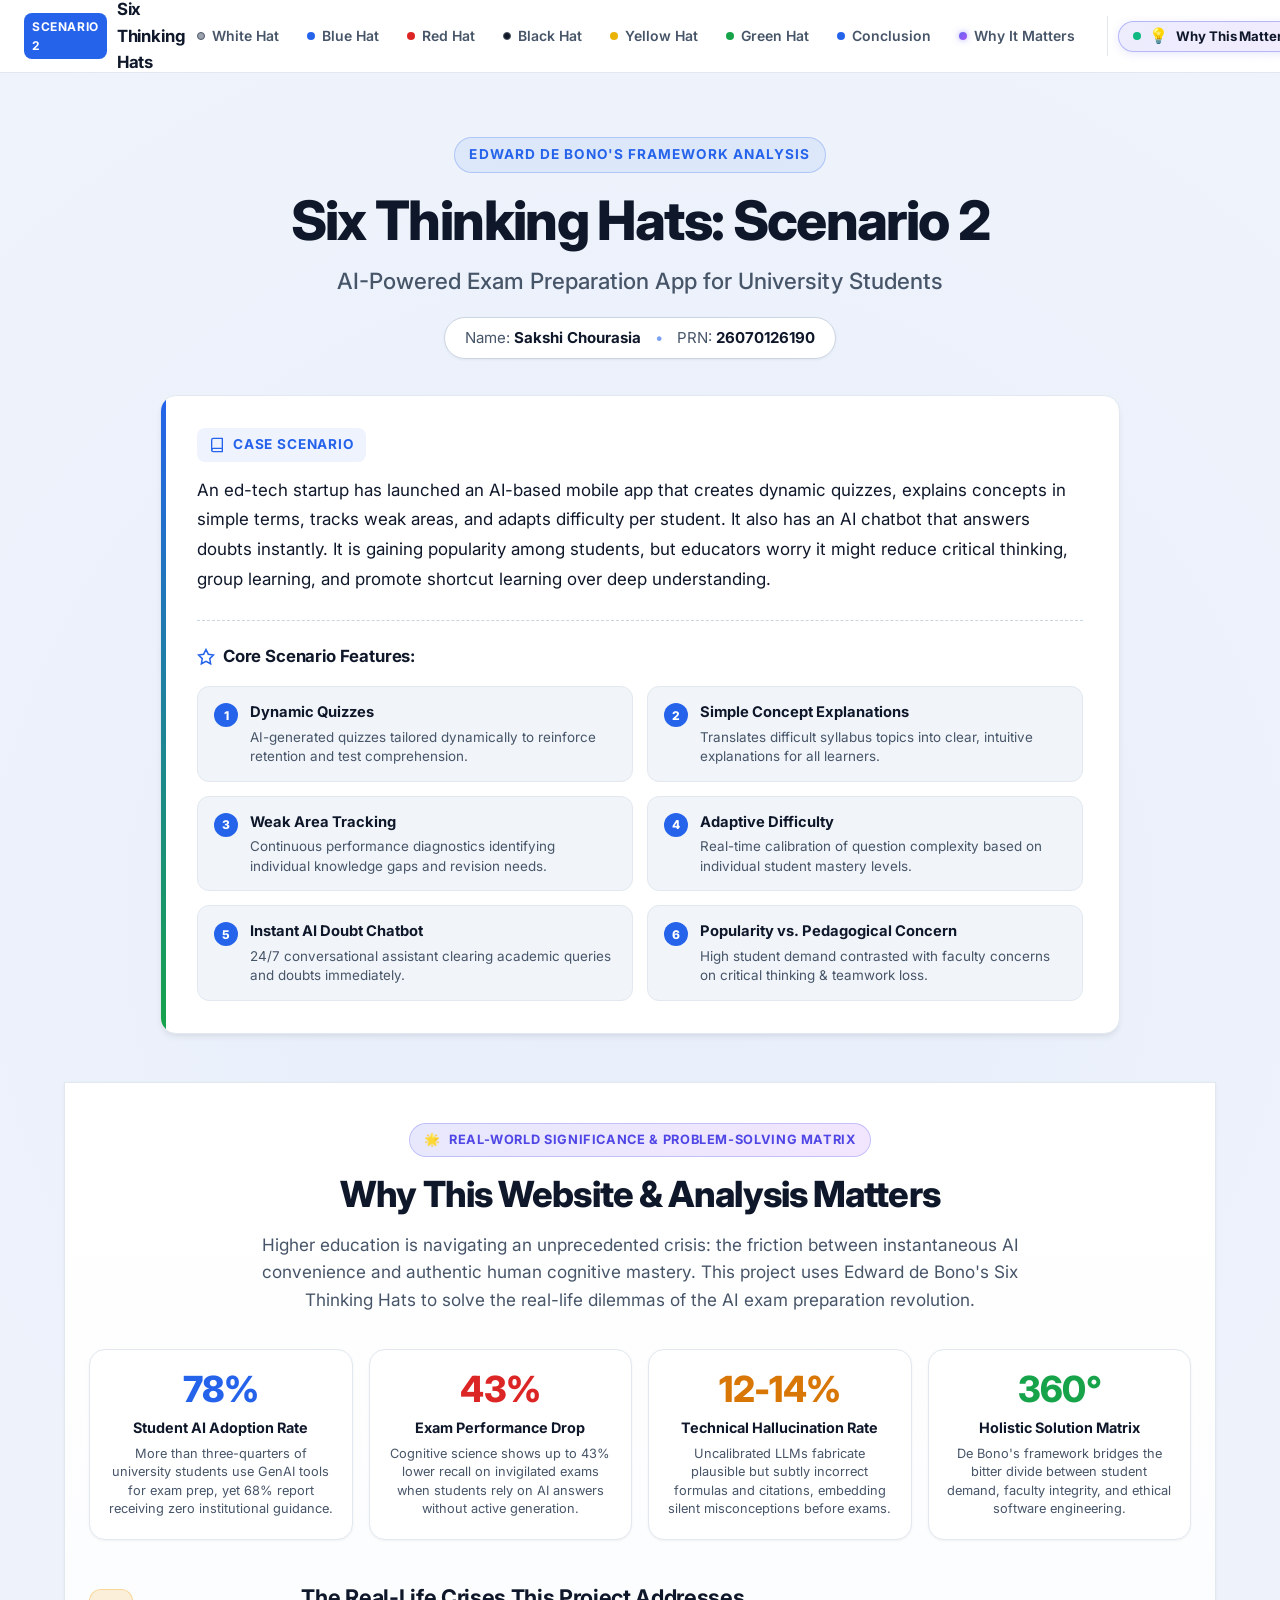
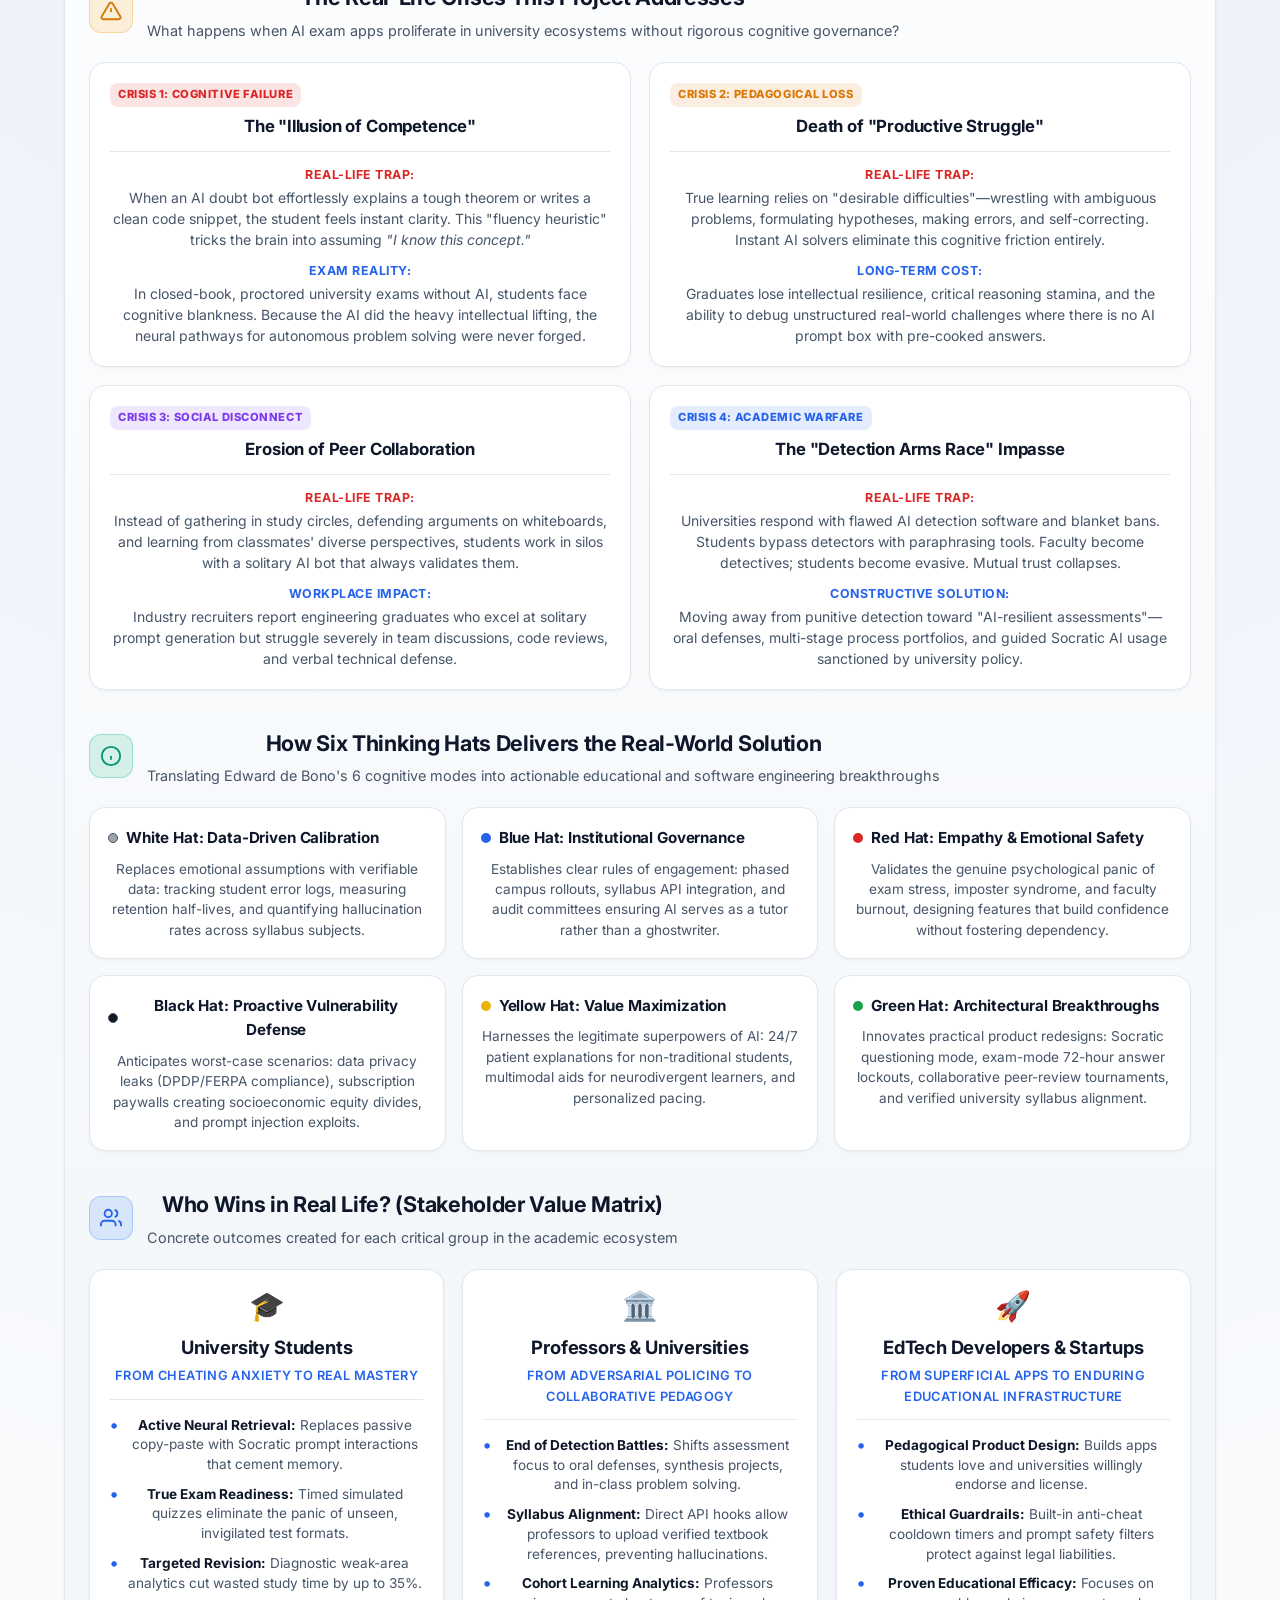
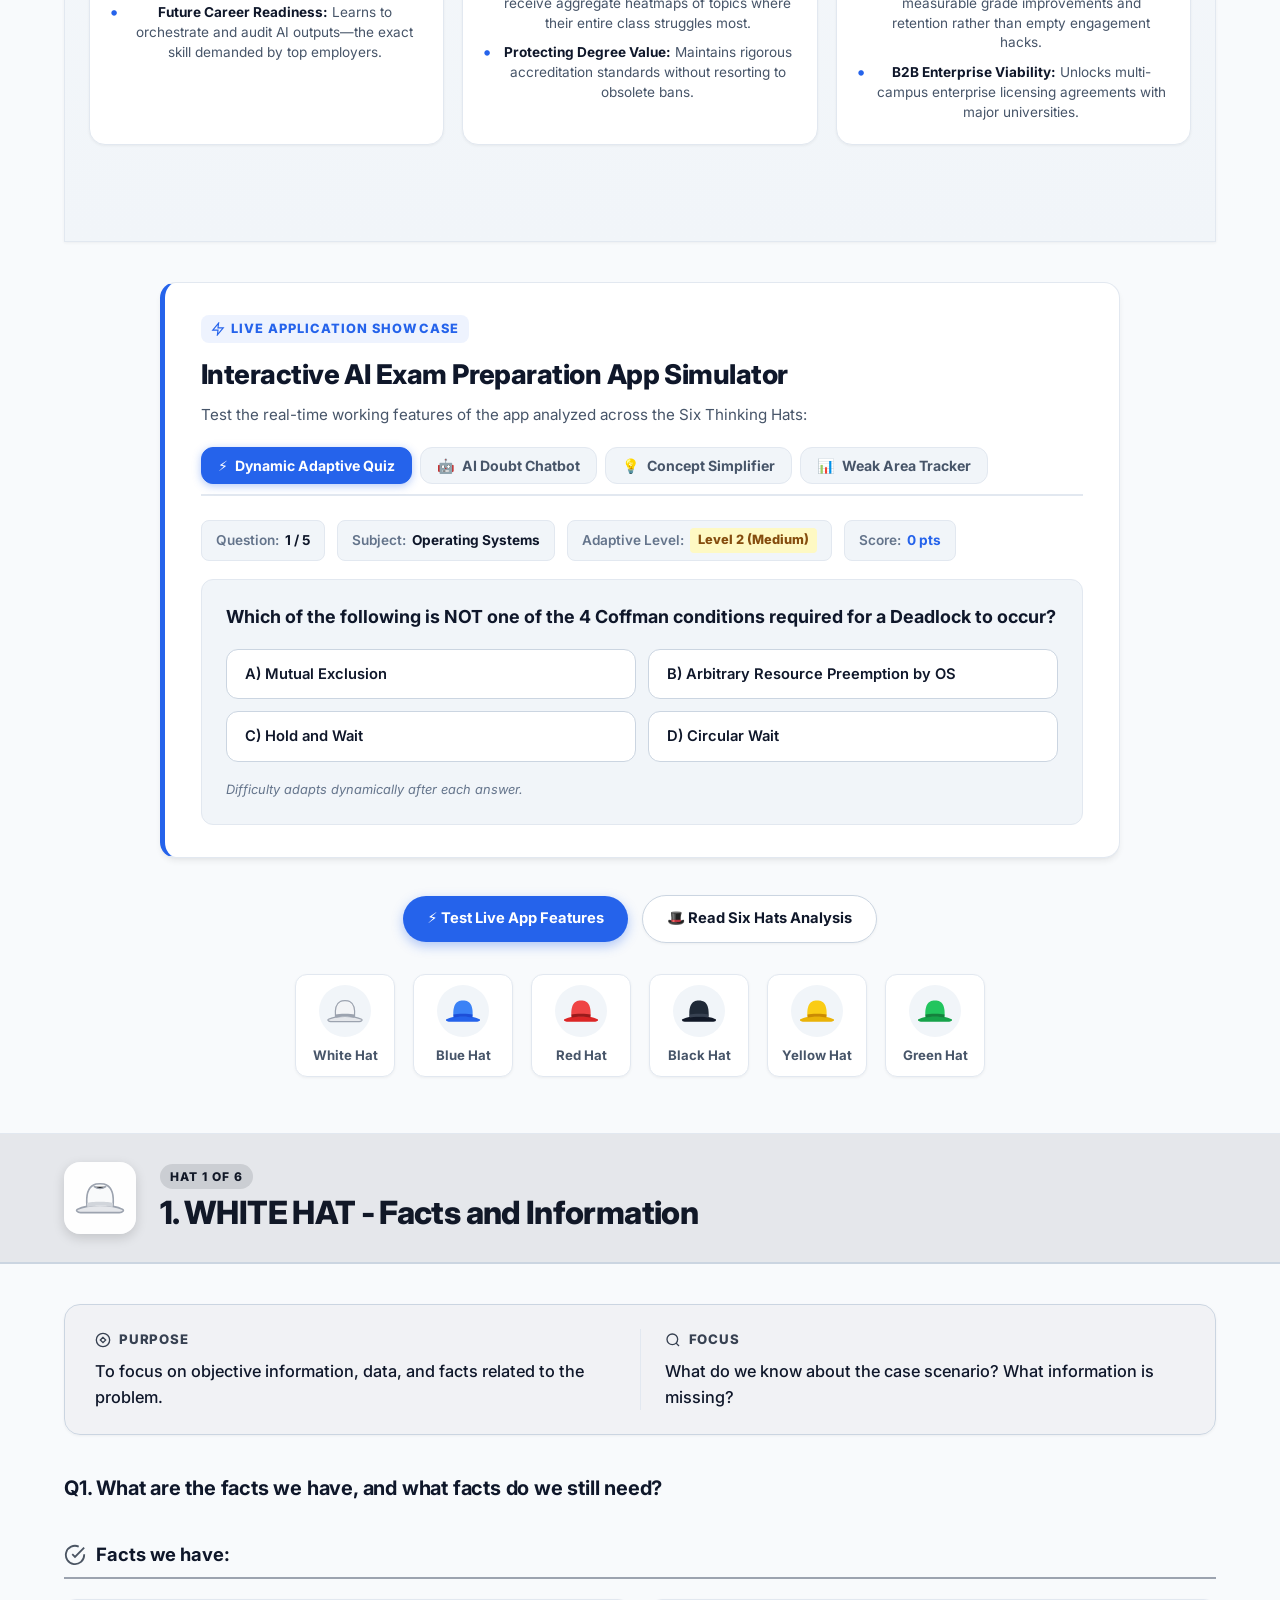
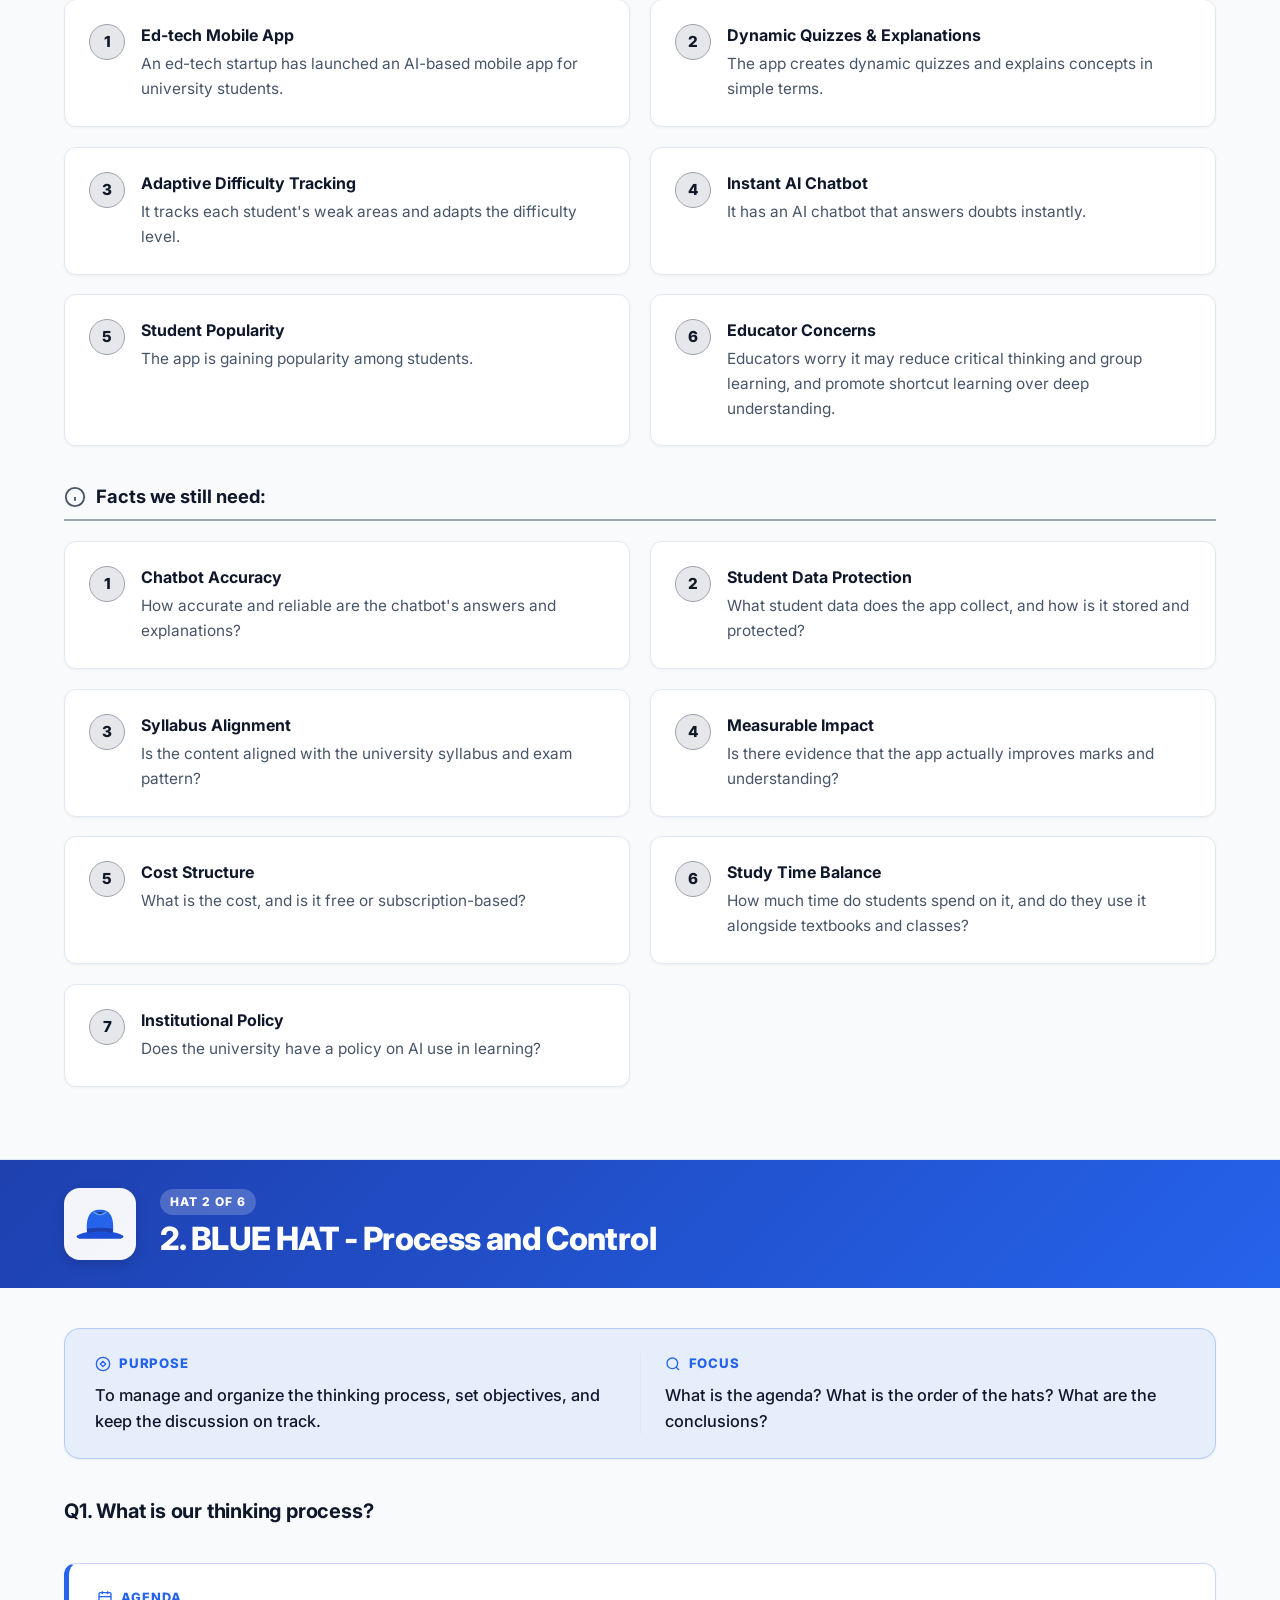
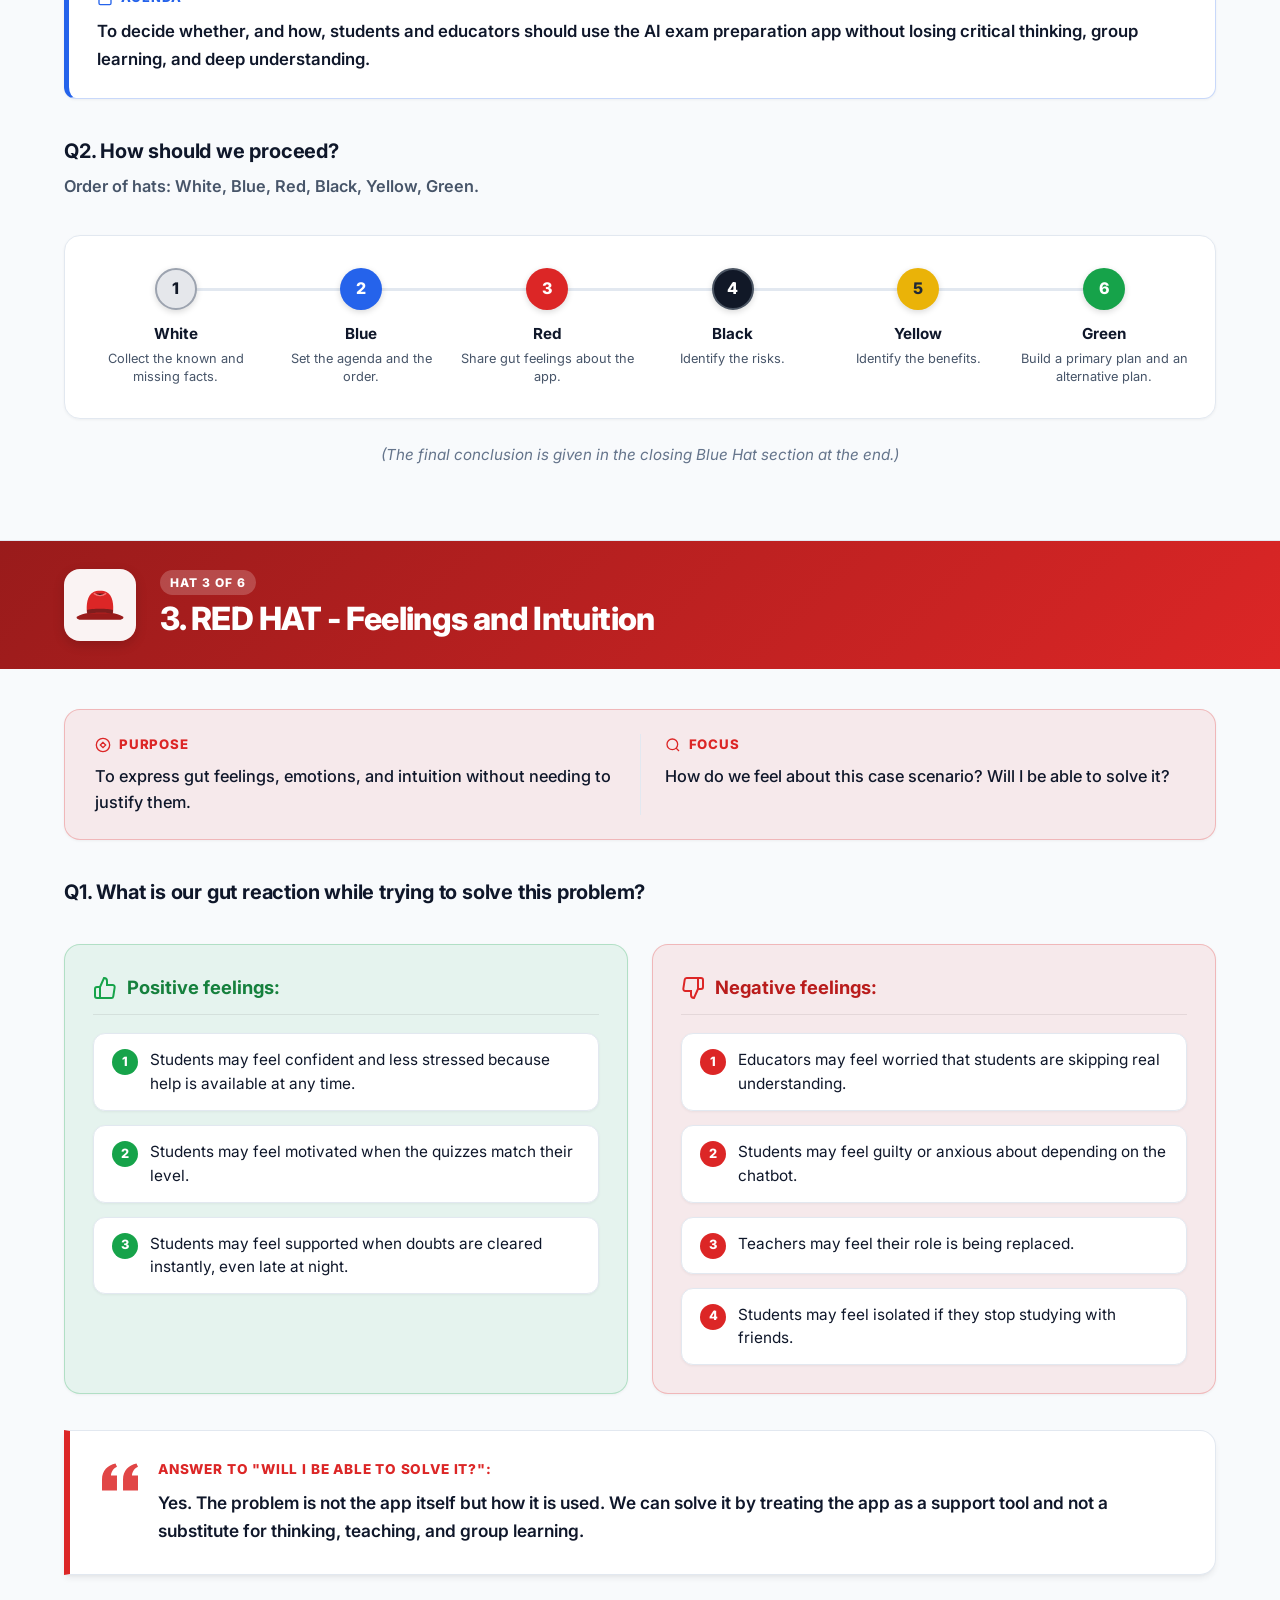
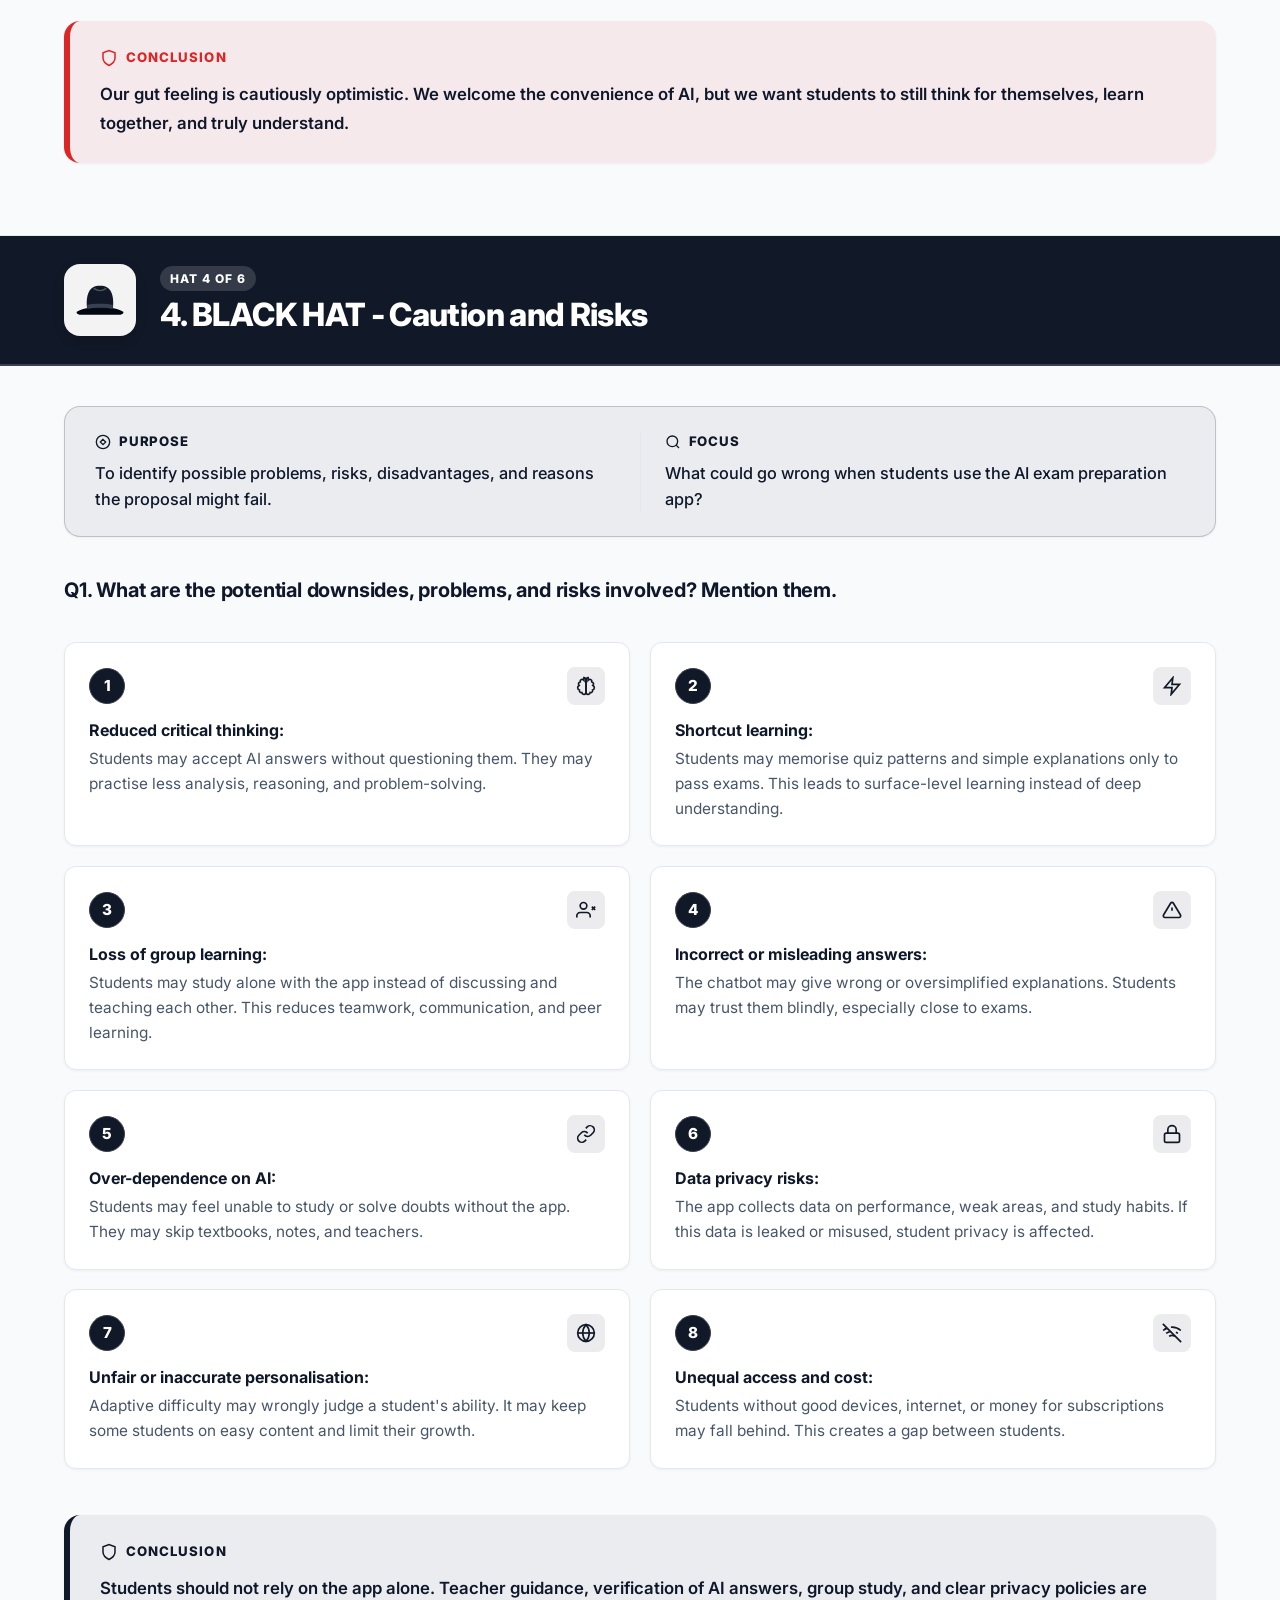
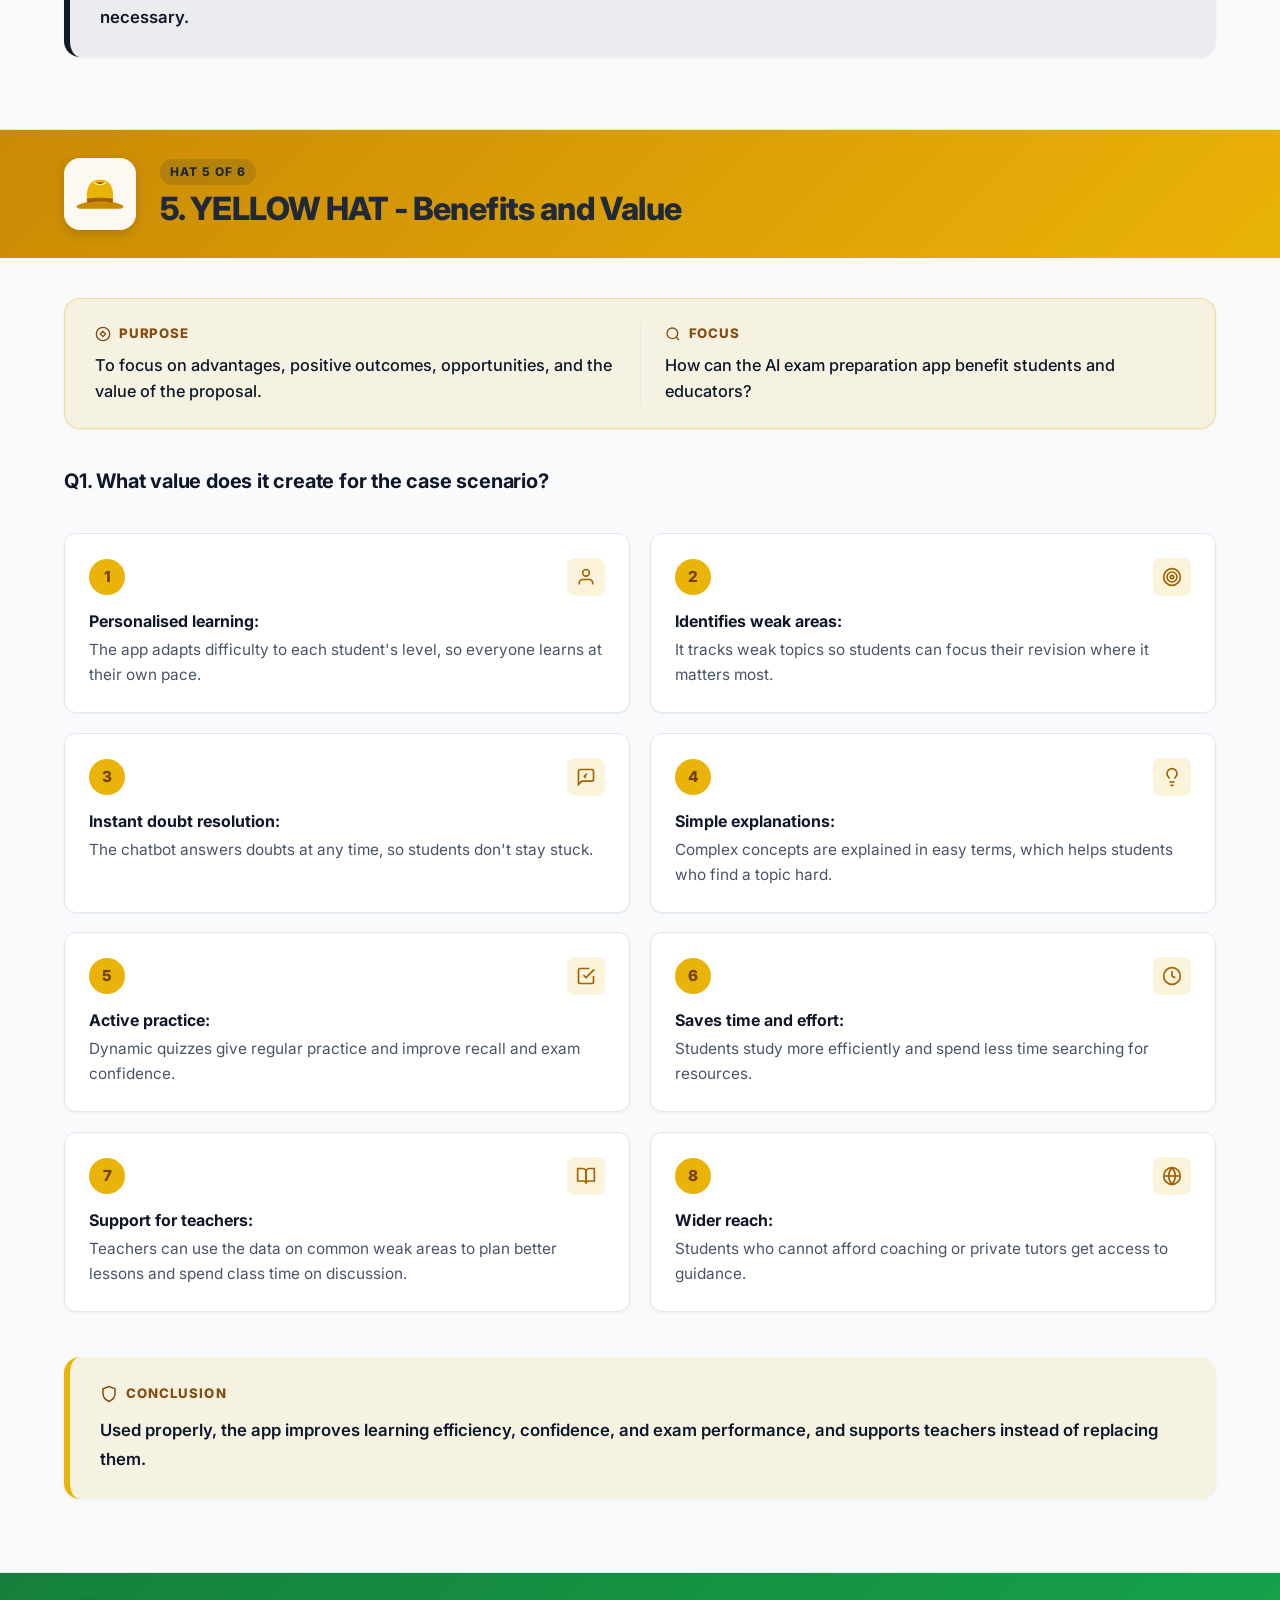
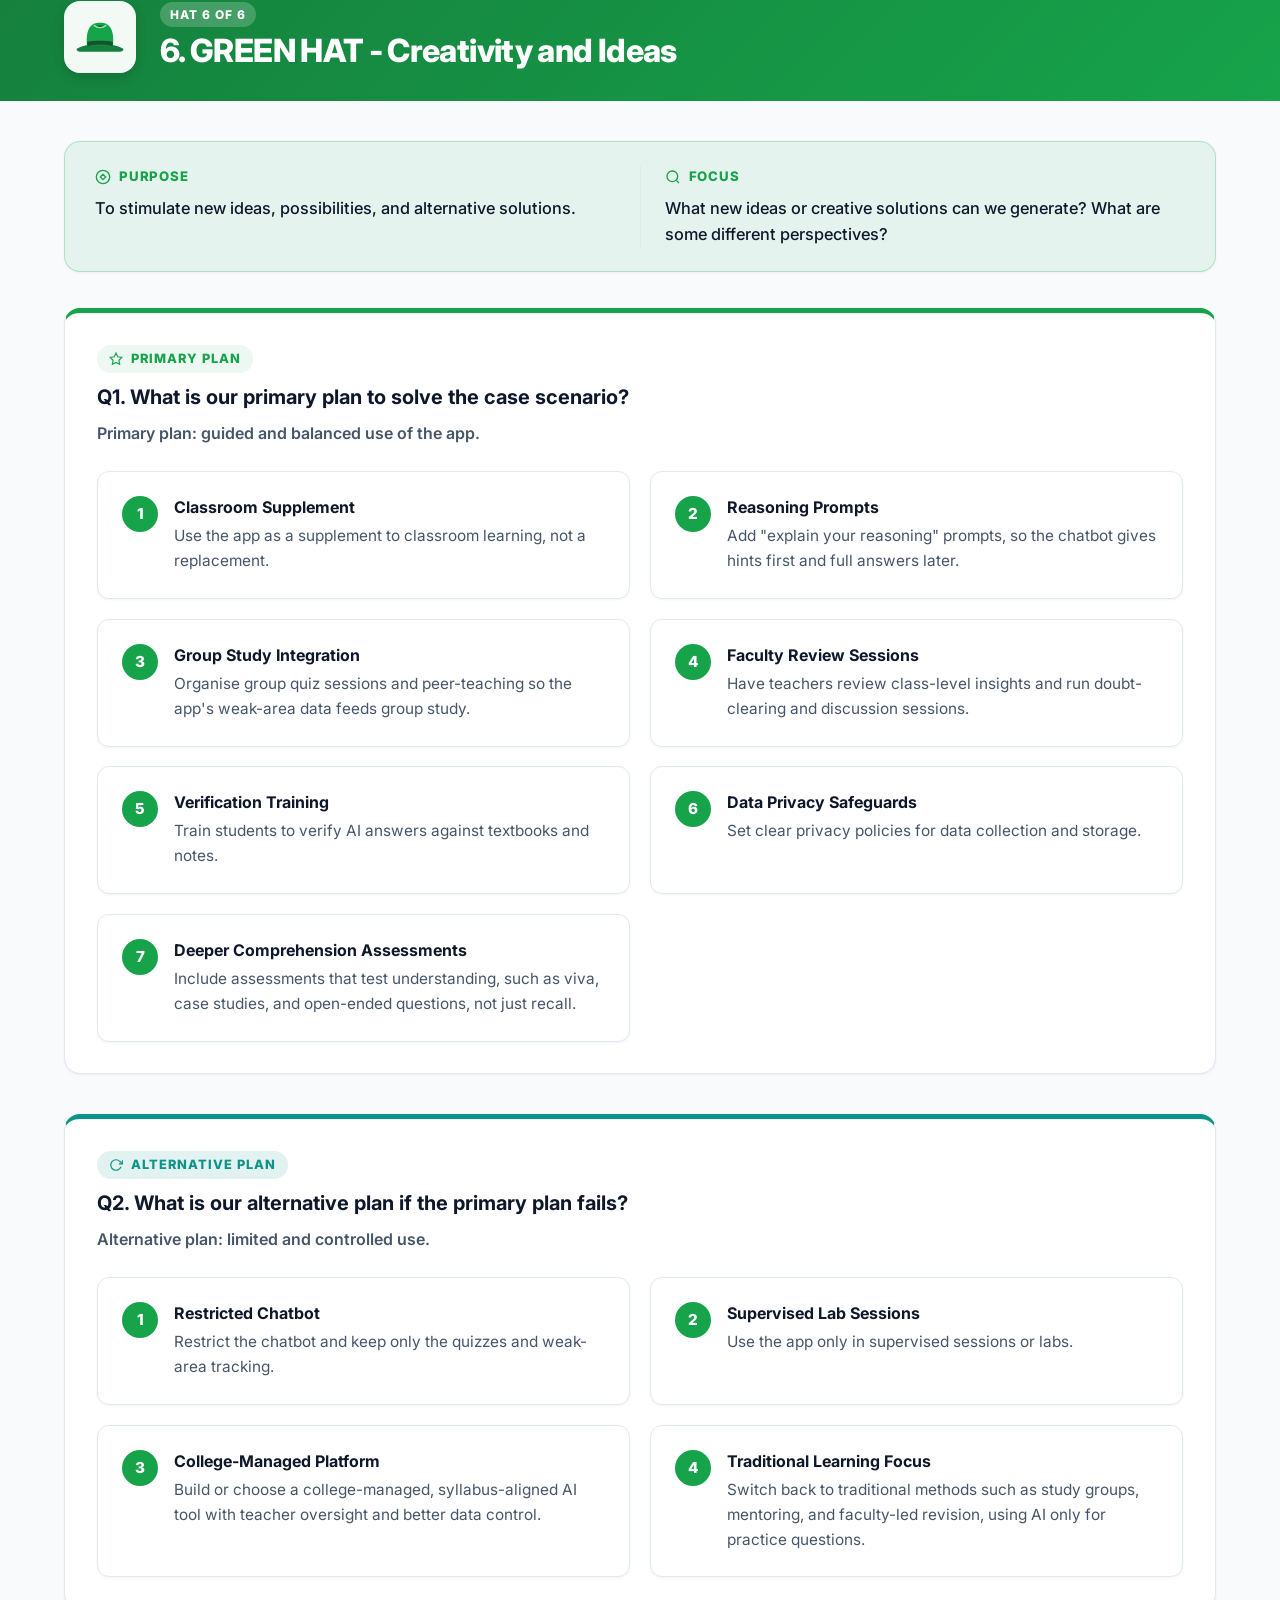
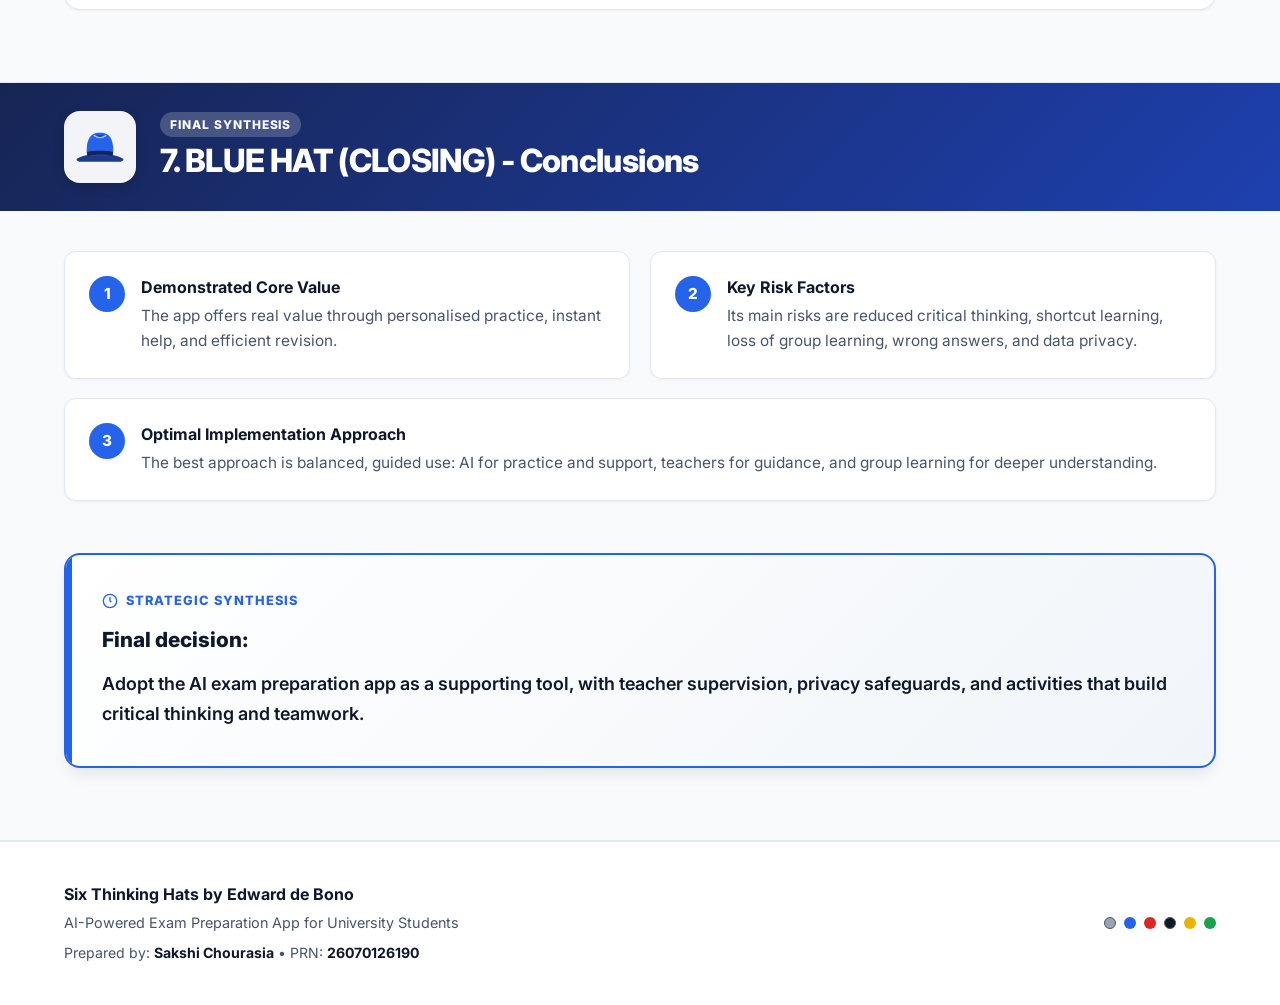
<file: index.html>
<!DOCTYPE html>
<html lang="en">

<head>
  <meta charset="UTF-8">
  <meta name="viewport" content="width=device-width, initial-scale=1.0">
  <title>Six Thinking Hats: Scenario 2 - AI-Powered Exam Preparation App</title>
  <meta name="description"
    content="A comprehensive Six Thinking Hats analysis of Scenario 2: AI-Powered Exam Preparation App for University Students.">
  <link rel="preconnect" href="https://fonts.googleapis.com">
  <link rel="preconnect" href="https://fonts.gstatic.com" crossorigin>
  <link href="https://fonts.googleapis.com/css2?family=Inter:wght@400;500;600;700;800&display=swap" rel="stylesheet">
  <link rel="stylesheet" href="styles.css">
</head>

<body>

  <!-- Scroll Progress Indicator -->
  <div class="scroll-progress-container" aria-hidden="true">
    <div id="scroll-progress-bar" class="scroll-progress-bar"></div>
  </div>

  <!-- Sticky Top Navigation -->
  <header class="site-header">
    <div class="nav-container">
      <a href="#hero" class="brand-link" aria-label="Navigate to top">
        <span class="brand-badge">Scenario 2</span>
        <span class="brand-title">Six Thinking Hats</span>
      </a>

      <button id="nav-toggle" class="nav-toggle" aria-expanded="false" aria-controls="primary-nav"
        aria-label="Toggle navigation menu">
        <span class="hamburger-bar"></span>
        <span class="hamburger-bar"></span>
        <span class="hamburger-bar"></span>
      </button>

      <nav id="primary-nav" class="nav-menu" aria-label="Primary Navigation">
        <ul class="nav-list">
          <li class="nav-item">
            <a href="#white-hat" class="nav-link" data-hat="white">
              <span class="nav-dot dot-white" aria-hidden="true"></span>
              <span>White Hat</span>
            </a>
          </li>
          <li class="nav-item">
            <a href="#blue-hat" class="nav-link" data-hat="blue">
              <span class="nav-dot dot-blue" aria-hidden="true"></span>
              <span>Blue Hat</span>
            </a>
          </li>
          <li class="nav-item">
            <a href="#red-hat" class="nav-link" data-hat="red">
              <span class="nav-dot dot-red" aria-hidden="true"></span>
              <span>Red Hat</span>
            </a>
          </li>
          <li class="nav-item">
            <a href="#black-hat" class="nav-link" data-hat="black">
              <span class="nav-dot dot-black" aria-hidden="true"></span>
              <span>Black Hat</span>
            </a>
          </li>
          <li class="nav-item">
            <a href="#yellow-hat" class="nav-link" data-hat="yellow">
              <span class="nav-dot dot-yellow" aria-hidden="true"></span>
              <span>Yellow Hat</span>
            </a>
          </li>
          <li class="nav-item">
            <a href="#green-hat" class="nav-link" data-hat="green">
              <span class="nav-dot dot-green" aria-hidden="true"></span>
              <span>Green Hat</span>
            </a>
          </li>
          <li class="nav-item">
            <a href="#closing-hat" class="nav-link" data-hat="conclusion">
              <span class="nav-dot dot-conclusion" aria-hidden="true"></span>
              <span>Conclusion</span>
            </a>
          </li>
          <li class="nav-item">
            <a href="#why-this-matters" class="nav-link" data-hat="impact">
              <span class="nav-dot dot-impact" aria-hidden="true"></span>
              <span>Why It Matters</span>
            </a>
          </li>
        </ul>

        <div class="nav-actions">
          <button id="impact-btn" class="nav-impact-btn" aria-haspopup="dialog" aria-controls="impact-modal"
            title="Why this website is important &amp; what it solves in real life">
            <span class="impact-pill-pulse" aria-hidden="true"></span>
            <span class="impact-pill-icon" aria-hidden="true">💡</span>
            <span class="impact-pill-text">Why This Matters</span>
            <span class="impact-pill-badge">Real-World Impact</span>
          </button>
          <button id="theme-toggle" class="theme-toggle-btn" aria-label="Toggle light and dark mode"
            title="Toggle theme">
            <svg class="theme-icon sun-icon" viewBox="0 0 24 24" fill="none" stroke="currentColor" stroke-width="2"
              stroke-linecap="round" stroke-linejoin="round" aria-hidden="true">
              <circle cx="12" cy="12" r="5"></circle>
              <line x1="12" y1="1" x2="12" y2="3"></line>
              <line x1="12" y1="21" x2="12" y2="23"></line>
              <line x1="4.22" y1="4.22" x2="5.64" y2="5.64"></line>
              <line x1="18.36" y1="18.36" x2="19.78" y2="19.78"></line>
              <line x1="1" y1="12" x2="3" y2="12"></line>
              <line x1="21" y1="12" x2="23" y2="12"></line>
              <line x1="4.22" y1="19.78" x2="5.64" y2="18.36"></line>
              <line x1="18.36" y1="5.64" x2="19.78" y2="4.22"></line>
            </svg>
            <svg class="theme-icon moon-icon" viewBox="0 0 24 24" fill="none" stroke="currentColor" stroke-width="2"
              stroke-linecap="round" stroke-linejoin="round" aria-hidden="true">
              <path d="M21 12.79A9 9 0 1 1 11.21 3 7 7 0 0 0 21 12.79z"></path>
            </svg>
          </button>
        </div>
      </nav>
    </div>
  </header>

  <main>
    <!-- Hero Section -->
    <section id="hero" class="hero-section">
      <div class="content-wrapper">
        <div class="hero-header reveal">
          <span class="hero-pretitle">Edward de Bono's Framework Analysis</span>
          <h1 class="hero-title">Six Thinking Hats: Scenario 2</h1>
          <p class="hero-subtitle">AI-Powered Exam Preparation App for University Students</p>
          <div class="student-meta-badge">
            <span class="meta-item">Name: <strong>Sakshi Chourasia</strong></span>
            <span class="meta-sep" aria-hidden="true">•</span>
            <span class="meta-item">PRN: <strong>26070126190</strong></span>
          </div>
        </div>

        <div class="scenario-card reveal">
          <div class="scenario-badge">
            <svg class="scenario-icon" viewBox="0 0 24 24" fill="none" stroke="currentColor" stroke-width="2"
              stroke-linecap="round" stroke-linejoin="round" aria-hidden="true">
              <path d="M4 19.5A2.5 2.5 0 0 1 6.5 17H20"></path>
              <path d="M6.5 2H20v20H6.5A2.5 2.5 0 0 1 4 19.5v-15A2.5 2.5 0 0 1 6.5 2z"></path>
            </svg>
            <span>Case Scenario</span>
          </div>
          <p class="scenario-text">
            An ed-tech startup has launched an AI-based mobile app that creates dynamic quizzes, explains concepts in
            simple terms, tracks weak areas, and adapts difficulty per student. It also has an AI chatbot that answers
            doubts instantly. It is gaining popularity among students, but educators worry it might reduce critical
            thinking, group learning, and promote shortcut learning over deep understanding.
          </p>

          <!-- Key Scenario Features Breakdown -->
          <div class="scenario-features-wrapper">
            <div class="scenario-features-header">
              <svg class="feature-header-icon" viewBox="0 0 24 24" fill="none" stroke="currentColor" stroke-width="2"
                aria-hidden="true">
                <path d="M12 2l3.09 6.26L22 9.27l-5 4.87 1.18 6.88L12 17.77l-6.18 3.25L7 14.14 2 9.27l6.91-1.01L12 2z">
                </path>
              </svg>
              <h3 class="scenario-features-title">Core Scenario Features:</h3>
            </div>
            <div class="scenario-features-grid">
              <div class="scenario-feature-card">
                <div class="feature-badge">1</div>
                <div class="feature-body">
                  <h4 class="feature-name">Dynamic Quizzes</h4>
                  <p class="feature-desc">AI-generated quizzes tailored dynamically to reinforce retention and test
                    comprehension.</p>
                </div>
              </div>
              <div class="scenario-feature-card">
                <div class="feature-badge">2</div>
                <div class="feature-body">
                  <h4 class="feature-name">Simple Concept Explanations</h4>
                  <p class="feature-desc">Translates difficult syllabus topics into clear, intuitive explanations for
                    all learners.</p>
                </div>
              </div>
              <div class="scenario-feature-card">
                <div class="feature-badge">3</div>
                <div class="feature-body">
                  <h4 class="feature-name">Weak Area Tracking</h4>
                  <p class="feature-desc">Continuous performance diagnostics identifying individual knowledge gaps and
                    revision needs.</p>
                </div>
              </div>
              <div class="scenario-feature-card">
                <div class="feature-badge">4</div>
                <div class="feature-body">
                  <h4 class="feature-name">Adaptive Difficulty</h4>
                  <p class="feature-desc">Real-time calibration of question complexity based on individual student
                    mastery levels.</p>
                </div>
              </div>
              <div class="scenario-feature-card">
                <div class="feature-badge">5</div>
                <div class="feature-body">
                  <h4 class="feature-name">Instant AI Doubt Chatbot</h4>
                  <p class="feature-desc">24/7 conversational assistant clearing academic queries and doubts
                    immediately.</p>
                </div>
              </div>
              <div class="scenario-feature-card">
                <div class="feature-badge">6</div>
                <div class="feature-body">
                  <h4 class="feature-name">Popularity vs. Pedagogical Concern</h4>
                  <p class="feature-desc">High student demand contrasted with faculty concerns on critical thinking &
                    teamwork loss.</p>
                </div>
              </div>
            </div>
          </div>
        </div>

        <!-- Section: Why This Website & Analysis Matters in Real Life -->
        <section id="why-this-matters" class="impact-section reveal" aria-labelledby="heading-why-this-matters">
          <div class="impact-banner">
            <div class="impact-badge">
              <span class="impact-star-icon" aria-hidden="true">🌟</span>
              <span>Real-World Significance &amp; Problem-Solving Matrix</span>
            </div>
            <h2 id="heading-why-this-matters" class="impact-title">Why This Website &amp; Analysis Matters</h2>
            <p class="impact-subtitle">
              Higher education is navigating an unprecedented crisis: the friction between instantaneous AI convenience
              and authentic human cognitive mastery. This project uses Edward de Bono's Six Thinking Hats to solve the
              real-life dilemmas of the AI exam preparation revolution.
            </p>
          </div>

          <!-- Highlight Metric Banners -->
          <div class="impact-stats-grid">
            <div class="impact-stat-card">
              <span class="stat-number stat-highlight-blue">78%</span>
              <span class="stat-title">Student AI Adoption Rate</span>
              <p class="stat-desc">More than three-quarters of university students use GenAI tools for exam prep, yet 68% report receiving zero institutional guidance.</p>
            </div>
            <div class="impact-stat-card">
              <span class="stat-number stat-highlight-red">43%</span>
              <span class="stat-title">Exam Performance Drop</span>
              <p class="stat-desc">Cognitive science shows up to 43% lower recall on invigilated exams when students rely on AI answers without active generation.</p>
            </div>
            <div class="impact-stat-card">
              <span class="stat-number stat-highlight-amber">12-14%</span>
              <span class="stat-title">Technical Hallucination Rate</span>
              <p class="stat-desc">Uncalibrated LLMs fabricate plausible but subtly incorrect formulas and citations, embedding silent misconceptions before exams.</p>
            </div>
            <div class="impact-stat-card">
              <span class="stat-number stat-highlight-green">360°</span>
              <span class="stat-title">Holistic Solution Matrix</span>
              <p class="stat-desc">De Bono's framework bridges the bitter divide between student demand, faculty integrity, and ethical software engineering.</p>
            </div>
          </div>

          <!-- The Real-Life Crises Solved -->
          <div class="impact-block">
            <div class="impact-block-header">
              <div class="block-icon-badge badge-warning">
                <svg viewBox="0 0 24 24" fill="none" stroke="currentColor" stroke-width="2" aria-hidden="true">
                  <path d="M10.29 3.86L1.82 18a2 2 0 0 0 1.71 3h16.94a2 2 0 0 0 1.71-3L13.71 3.86a2 2 0 0 0-3.42 0z"></path>
                  <line x1="12" y1="9" x2="12" y2="13"></line>
                  <line x1="12" y1="17" x2="12.01" y2="17"></line>
                </svg>
              </div>
              <div>
                <h3 class="impact-block-title">The Real-Life Crises This Project Addresses</h3>
                <p class="impact-block-subtitle">What happens when AI exam apps proliferate in university ecosystems without rigorous cognitive governance?</p>
              </div>
            </div>

            <div class="crisis-cards-grid">
              <!-- Crisis 1 -->
              <div class="crisis-card">
                <div class="crisis-card-top">
                  <span class="crisis-tag tag-urgent">Crisis 1: Cognitive Failure</span>
                  <span class="crisis-label">The "Illusion of Competence"</span>
                </div>
                <div class="crisis-body">
                  <div class="crisis-point">
                    <strong class="point-label text-danger">Real-Life Trap:</strong>
                    <p>When an AI doubt bot effortlessly explains a tough theorem or writes a clean code snippet, the student feels instant clarity. This "fluency heuristic" tricks the brain into assuming <em>"I know this concept."</em></p>
                  </div>
                  <div class="crisis-point">
                    <strong class="point-label text-primary">Exam Reality:</strong>
                    <p>In closed-book, proctored university exams without AI, students face cognitive blankness. Because the AI did the heavy intellectual lifting, the neural pathways for autonomous problem solving were never forged.</p>
                  </div>
                </div>
              </div>

              <!-- Crisis 2 -->
              <div class="crisis-card">
                <div class="crisis-card-top">
                  <span class="crisis-tag tag-warning">Crisis 2: Pedagogical Loss</span>
                  <span class="crisis-label">Death of "Productive Struggle"</span>
                </div>
                <div class="crisis-body">
                  <div class="crisis-point">
                    <strong class="point-label text-danger">Real-Life Trap:</strong>
                    <p>True learning relies on "desirable difficulties"—wrestling with ambiguous problems, formulating hypotheses, making errors, and self-correcting. Instant AI solvers eliminate this cognitive friction entirely.</p>
                  </div>
                  <div class="crisis-point">
                    <strong class="point-label text-primary">Long-Term Cost:</strong>
                    <p>Graduates lose intellectual resilience, critical reasoning stamina, and the ability to debug unstructured real-world challenges where there is no AI prompt box with pre-cooked answers.</p>
                  </div>
                </div>
              </div>

              <!-- Crisis 3 -->
              <div class="crisis-card">
                <div class="crisis-card-top">
                  <span class="crisis-tag tag-social">Crisis 3: Social Disconnect</span>
                  <span class="crisis-label">Erosion of Peer Collaboration</span>
                </div>
                <div class="crisis-body">
                  <div class="crisis-point">
                    <strong class="point-label text-danger">Real-Life Trap:</strong>
                    <p>Instead of gathering in study circles, defending arguments on whiteboards, and learning from classmates' diverse perspectives, students work in silos with a solitary AI bot that always validates them.</p>
                  </div>
                  <div class="crisis-point">
                    <strong class="point-label text-primary">Workplace Impact:</strong>
                    <p>Industry recruiters report engineering graduates who excel at solitary prompt generation but struggle severely in team discussions, code reviews, and verbal technical defense.</p>
                  </div>
                </div>
              </div>

              <!-- Crisis 4 -->
              <div class="crisis-card">
                <div class="crisis-card-top">
                  <span class="crisis-tag tag-policy">Crisis 4: Academic Warfare</span>
                  <span class="crisis-label">The "Detection Arms Race" Impasse</span>
                </div>
                <div class="crisis-body">
                  <div class="crisis-point">
                    <strong class="point-label text-danger">Real-Life Trap:</strong>
                    <p>Universities respond with flawed AI detection software and blanket bans. Students bypass detectors with paraphrasing tools. Faculty become detectives; students become evasive. Mutual trust collapses.</p>
                  </div>
                  <div class="crisis-point">
                    <strong class="point-label text-primary">Constructive Solution:</strong>
                    <p>Moving away from punitive detection toward "AI-resilient assessments"—oral defenses, multi-stage process portfolios, and guided Socratic AI usage sanctioned by university policy.</p>
                  </div>
                </div>
              </div>
            </div>
          </div>

          <!-- How This Framework Solves It -->
          <div class="impact-block">
            <div class="impact-block-header">
              <div class="block-icon-badge badge-success">
                <svg viewBox="0 0 24 24" fill="none" stroke="currentColor" stroke-width="2" aria-hidden="true">
                  <circle cx="12" cy="12" r="10"></circle>
                  <path d="M12 16v-4"></path>
                  <path d="M12 8h.01"></path>
                </svg>
              </div>
              <div>
                <h3 class="impact-block-title">How Six Thinking Hats Delivers the Real-World Solution</h3>
                <p class="impact-block-subtitle">Translating Edward de Bono's 6 cognitive modes into actionable educational and software engineering breakthroughs</p>
              </div>
            </div>

            <div class="hat-solutions-grid">
              <div class="hat-solution-item item-white">
                <div class="solution-hat-header">
                  <span class="solution-hat-dot dot-white"></span>
                  <h4>White Hat: Data-Driven Calibration</h4>
                </div>
                <p>Replaces emotional assumptions with verifiable data: tracking student error logs, measuring retention half-lives, and quantifying hallucination rates across syllabus subjects.</p>
              </div>

              <div class="hat-solution-item item-blue">
                <div class="solution-hat-header">
                  <span class="solution-hat-dot dot-blue"></span>
                  <h4>Blue Hat: Institutional Governance</h4>
                </div>
                <p>Establishes clear rules of engagement: phased campus rollouts, syllabus API integration, and audit committees ensuring AI serves as a tutor rather than a ghostwriter.</p>
              </div>

              <div class="hat-solution-item item-red">
                <div class="solution-hat-header">
                  <span class="solution-hat-dot dot-red"></span>
                  <h4>Red Hat: Empathy &amp; Emotional Safety</h4>
                </div>
                <p>Validates the genuine psychological panic of exam stress, imposter syndrome, and faculty burnout, designing features that build confidence without fostering dependency.</p>
              </div>

              <div class="hat-solution-item item-black">
                <div class="solution-hat-header">
                  <span class="solution-hat-dot dot-black"></span>
                  <h4>Black Hat: Proactive Vulnerability Defense</h4>
                </div>
                <p>Anticipates worst-case scenarios: data privacy leaks (DPDP/FERPA compliance), subscription paywalls creating socioeconomic equity divides, and prompt injection exploits.</p>
              </div>

              <div class="hat-solution-item item-yellow">
                <div class="solution-hat-header">
                  <span class="solution-hat-dot dot-yellow"></span>
                  <h4>Yellow Hat: Value Maximization</h4>
                </div>
                <p>Harnesses the legitimate superpowers of AI: 24/7 patient explanations for non-traditional students, multimodal aids for neurodivergent learners, and personalized pacing.</p>
              </div>

              <div class="hat-solution-item item-green">
                <div class="solution-hat-header">
                  <span class="solution-hat-dot dot-green"></span>
                  <h4>Green Hat: Architectural Breakthroughs</h4>
                </div>
                <p>Innovates practical product redesigns: Socratic questioning mode, exam-mode 72-hour answer lockouts, collaborative peer-review tournaments, and verified university syllabus alignment.</p>
              </div>
            </div>
          </div>

          <!-- Real-Life Stakeholder Impact -->
          <div class="impact-block">
            <div class="impact-block-header">
              <div class="block-icon-badge badge-primary">
                <svg viewBox="0 0 24 24" fill="none" stroke="currentColor" stroke-width="2" aria-hidden="true">
                  <path d="M17 21v-2a4 4 0 0 0-4-4H5a4 4 0 0 0-4 4v2"></path>
                  <circle cx="9" cy="7" r="4"></circle>
                  <path d="M23 21v-2a4 4 0 0 0-3-3.87"></path>
                  <path d="M16 3.13a4 4 0 0 1 0 7.75"></path>
                </svg>
              </div>
              <div>
                <h3 class="impact-block-title">Who Wins in Real Life? (Stakeholder Value Matrix)</h3>
                <p class="impact-block-subtitle">Concrete outcomes created for each critical group in the academic ecosystem</p>
              </div>
            </div>

            <div class="stakeholder-cards-grid">
              <!-- Students -->
              <div class="stakeholder-card">
                <div class="stakeholder-icon">🎓</div>
                <h4 class="stakeholder-title">University Students</h4>
                <span class="stakeholder-role">From Cheating Anxiety to Real Mastery</span>
                <ul class="stakeholder-list">
                  <li><strong>Active Neural Retrieval:</strong> Replaces passive copy-paste with Socratic prompt interactions that cement memory.</li>
                  <li><strong>True Exam Readiness:</strong> Timed simulated quizzes eliminate the panic of unseen, invigilated test formats.</li>
                  <li><strong>Targeted Revision:</strong> Diagnostic weak-area analytics cut wasted study time by up to 35%.</li>
                  <li><strong>Future Career Readiness:</strong> Learns to orchestrate and audit AI outputs—the exact skill demanded by top employers.</li>
                </ul>
              </div>

              <!-- Faculty -->
              <div class="stakeholder-card">
                <div class="stakeholder-icon">🏛️</div>
                <h4 class="stakeholder-title">Professors &amp; Universities</h4>
                <span class="stakeholder-role">From Adversarial Policing to Collaborative Pedagogy</span>
                <ul class="stakeholder-list">
                  <li><strong>End of Detection Battles:</strong> Shifts assessment focus to oral defenses, synthesis projects, and in-class problem solving.</li>
                  <li><strong>Syllabus Alignment:</strong> Direct API hooks allow professors to upload verified textbook references, preventing hallucinations.</li>
                  <li><strong>Cohort Learning Analytics:</strong> Professors receive aggregate heatmaps of topics where their entire class struggles most.</li>
                  <li><strong>Protecting Degree Value:</strong> Maintains rigorous accreditation standards without resorting to obsolete bans.</li>
                </ul>
              </div>

              <!-- EdTech -->
              <div class="stakeholder-card">
                <div class="stakeholder-icon">🚀</div>
                <h4 class="stakeholder-title">EdTech Developers &amp; Startups</h4>
                <span class="stakeholder-role">From Superficial Apps to Enduring Educational Infrastructure</span>
                <ul class="stakeholder-list">
                  <li><strong>Pedagogical Product Design:</strong> Builds apps students love and universities willingly endorse and license.</li>
                  <li><strong>Ethical Guardrails:</strong> Built-in anti-cheat cooldown timers and prompt safety filters protect against legal liabilities.</li>
                  <li><strong>Proven Educational Efficacy:</strong> Focuses on measurable grade improvements and retention rather than empty engagement hacks.</li>
                  <li><strong>B2B Enterprise Viability:</strong> Unlocks multi-campus enterprise licensing agreements with major universities.</li>
                </ul>
              </div>
            </div>
          </div>
        </section>

        <!-- Interactive Working Application Features Simulation -->
        <section id="app-simulation" class="app-simulation-card reveal" aria-labelledby="sim-title">
          <div class="sim-header">
            <div class="sim-badge">
              <svg viewBox="0 0 24 24" fill="none" stroke="currentColor" stroke-width="2" aria-hidden="true">
                <polygon points="13 2 3 14 12 14 11 22 21 10 12 10 13 2"></polygon>
              </svg>
              <span>Live Application Showcase</span>
            </div>
            <h2 id="sim-title" class="sim-title">Interactive AI Exam Preparation App Simulator</h2>
            <p class="sim-subtitle">
              Test the real-time working features of the app analyzed across the Six Thinking Hats:
            </p>

            <!-- Feature Tab Switcher -->
            <div class="sim-tabs" role="tablist" aria-label="Application Features">
              <button class="sim-tab-btn active" role="tab" aria-selected="true" data-tab="tab-quiz" id="tab-btn-quiz">
                <span class="tab-icon">⚡</span> Dynamic Adaptive Quiz
              </button>
              <button class="sim-tab-btn" role="tab" aria-selected="false" data-tab="tab-chatbot" id="tab-btn-chatbot">
                <span class="tab-icon">🤖</span> AI Doubt Chatbot
              </button>
              <button class="sim-tab-btn" role="tab" aria-selected="false" data-tab="tab-simplifier"
                id="tab-btn-simplifier">
                <span class="tab-icon">💡</span> Concept Simplifier
              </button>
              <button class="sim-tab-btn" role="tab" aria-selected="false" data-tab="tab-analytics"
                id="tab-btn-analytics">
                <span class="tab-icon">📊</span> Weak Area Tracker
              </button>
            </div>
          </div>

          <div class="sim-body">
            <!-- TAB 1: Dynamic Adaptive Quiz -->
            <div id="tab-quiz" class="sim-panel active" role="tabpanel" aria-labelledby="tab-btn-quiz">
              <div class="quiz-status-bar">
                <div class="quiz-stat-pill">
                  <span class="stat-label">Question:</span>
                  <span id="quiz-progress-text" class="stat-value">1 / 5</span>
                </div>
                <div class="quiz-stat-pill">
                  <span class="stat-label">Subject:</span>
                  <span class="stat-value" id="quiz-subject-text">Operating Systems</span>
                </div>
                <div class="quiz-stat-pill difficulty-pill" id="quiz-diff-badge">
                  <span class="stat-label">Adaptive Level:</span>
                  <span id="quiz-diff-text" class="diff-tag diff-medium">Level 2 (Medium)</span>
                </div>
                <div class="quiz-stat-pill">
                  <span class="stat-label">Score:</span>
                  <span id="quiz-score-text" class="stat-value score-highlight">0 pts</span>
                </div>
              </div>

              <div class="quiz-card-box">
                <h3 id="quiz-question-title" class="quiz-question-title">Loading dynamic question...</h3>
                <div id="quiz-options-container" class="quiz-options-grid">
                  <!-- Injected via JavaScript -->
                </div>

                <div id="quiz-feedback-box" class="quiz-feedback-box" style="display: none;">
                  <div class="feedback-badge" id="feedback-badge">Correct!</div>
                  <p id="feedback-explanation" class="feedback-text"></p>
                </div>

                <div class="quiz-actions-footer">
                  <button id="quiz-next-btn" class="sim-btn sim-btn-primary" style="display: none;">Next Adaptive
                    Question &rarr;</button>
                  <button id="quiz-restart-btn" class="sim-btn sim-btn-outline" style="display: none;">Restart
                    Quiz</button>
                  <span id="quiz-adaptive-notice" class="quiz-adaptive-notice">Difficulty adapts dynamically after each
                    answer.</span>
                </div>
              </div>
            </div>

            <!-- TAB 2: AI Doubt Chatbot -->
            <div id="tab-chatbot" class="sim-panel" role="tabpanel" aria-labelledby="tab-btn-chatbot">
              <div class="chat-wrapper">
                <div class="chat-header-bar">
                  <div class="chat-ai-info">
                    <div class="chat-avatar">🤖</div>
                    <div>
                      <div class="chat-name">UniPrep AI Chatbot</div>
                      <div class="chat-status"><span class="status-dot"></span> Ready to answer doubts instantly</div>
                    </div>
                  </div>
                  <div class="chat-mode-toggle">
                    <label class="toggle-switch-label"
                      title="Enable Socratic hints first before giving full answers (Green Hat Primary Plan recommendation)">
                      <input type="checkbox" id="socratic-hint-toggle">
                      <span class="toggle-slider"></span>
                      <span class="toggle-text">Socratic Mode (Hints First)</span>
                    </label>
                  </div>
                </div>

                <div class="chat-messages-container" id="chat-messages-container">
                  <div class="chat-msg msg-ai">
                    <div class="msg-bubble">
                      Hello! I'm your university exam preparation assistant. Ask me any doubt about your syllabus, or
                      choose one of the quick topics below!
                    </div>
                  </div>
                </div>

                <div class="chat-prompts-bar">
                  <span class="prompts-label">Quick Doubts:</span>
                  <button class="quick-prompt-btn" data-query="Explain Deadlock in Operating Systems">Deadlock in
                    OS</button>
                  <button class="quick-prompt-btn" data-query="Difference between TCP and UDP">TCP vs UDP</button>
                  <button class="quick-prompt-btn" data-query="What is Database Normalization (1NF, 2NF, 3NF)?">Database
                    Normalization</button>
                  <button class="quick-prompt-btn"
                    data-query="How does Binary Search work and what is its time complexity?">Binary Search</button>
                </div>

                <form id="chat-input-form" class="chat-input-bar">
                  <input type="text" id="chat-text-input"
                    placeholder="Type your doubt here (e.g., What is Virtual Memory?)..." autocomplete="off" required>
                  <button type="submit" class="chat-send-btn" aria-label="Send message">
                    <svg viewBox="0 0 24 24" fill="none" stroke="currentColor" stroke-width="2" aria-hidden="true">
                      <line x1="22" y1="2" x2="11" y2="13"></line>
                      <polygon points="22 2 15 22 11 13 2 9 22 2"></polygon>
                    </svg>
                  </button>
                </form>
              </div>
            </div>

            <!-- TAB 3: Concept Simplifier -->
            <div id="tab-simplifier" class="sim-panel" role="tabpanel" aria-labelledby="tab-btn-simplifier">
              <div class="simplifier-box">
                <div class="simplifier-controls">
                  <div class="input-group">
                    <label for="concept-select" class="control-label">Select a complex university concept:</label>
                    <select id="concept-select" class="sim-select">
                      <option value="virtual-memory">Virtual Memory Paging</option>
                      <option value="cap-theorem">CAP Theorem (Distributed Systems)</option>
                      <option value="backprop">Backpropagation (Neural Networks)</option>
                      <option value="rsa">RSA Public Key Cryptography</option>
                      <option value="semaphores">Semaphores & Mutex Locks</option>
                    </select>
                  </div>
                  <div class="input-or">or enter your own:</div>
                  <div class="input-group flex-1">
                    <label for="custom-concept-input" class="control-label">Custom Topic:</label>
                    <input type="text" id="custom-concept-input" class="sim-text-input"
                      placeholder="e.g. Recursion, B-Trees, Polymorphism...">
                  </div>
                  <button id="simplify-btn" class="sim-btn sim-btn-primary">Explain Concept Simply</button>
                </div>

                <div id="simplifier-output" class="simplifier-output-grid">
                  <div class="simp-card card-analogy">
                    <div class="simp-card-header">
                      <span class="simp-icon">🍕</span>
                      <h4>Everyday Analogy (ELI5)</h4>
                    </div>
                    <p id="simp-analogy-text" class="simp-card-body">Select a concept and click 'Explain Concept Simply'
                      to generate an intuitive breakdown.</p>
                  </div>

                  <div class="simp-card card-mechanism">
                    <div class="simp-card-header">
                      <span class="simp-icon">⚙️</span>
                      <h4>How It Works (3 Steps)</h4>
                    </div>
                    <div id="simp-mechanism-text" class="simp-card-body"></div>
                  </div>

                  <div class="simp-card card-exam-tip">
                    <div class="simp-card-header">
                      <span class="simp-icon">🎓</span>
                      <h4>Exam Pitfall & Key Takeaway</h4>
                    </div>
                    <p id="simp-exam-text" class="simp-card-body"></p>
                  </div>
                </div>
              </div>
            </div>

            <!-- TAB 4: Weak Area Tracker -->
            <div id="tab-analytics" class="sim-panel" role="tabpanel" aria-labelledby="tab-btn-analytics">
              <div class="analytics-box">
                <div class="analytics-header">
                  <div>
                    <h3 class="analytics-title">Student Diagnostic Mastery Dashboard</h3>
                    <p class="analytics-desc">Real-time performance metrics tracking weak topics across syllabus
                      modules:</p>
                  </div>
                  <div class="analytics-actions">
                    <button id="simulate-revision-btn" class="sim-btn sim-btn-sm sim-btn-primary">Simulate Revision
                      Session</button>
                    <button id="reset-analytics-btn" class="sim-btn sim-btn-sm sim-btn-outline">Reset Diagnostic
                      Data</button>
                  </div>
                </div>

                <div class="analytics-bars-grid" id="analytics-bars-container">
                  <!-- Dynamic diagnostic bars injected via JS -->
                </div>

                <div class="analytics-recommendation-card" id="analytics-recommendation">
                  <div class="rec-icon">🎯</div>
                  <div class="rec-content">
                    <h4 class="rec-title">AI Revision Advisory:</h4>
                    <p class="rec-text" id="analytics-rec-text">
                      High priority: Operating Systems (Process Synchronization) and Computer Networks (Subnetting)
                      require targeted study. Consider organizing a peer-teaching study group before proceeding to mock
                      exams.
                    </p>
                  </div>
                </div>
              </div>
            </div>
          </div>
        </section>

        <!-- Quick Jump Links Header -->
        <div class="hero-actions reveal">
          <a href="#app-simulation" class="hero-action-btn btn-primary-sim">⚡ Test Live App Features</a>
          <a href="#white-hat" class="hero-action-btn btn-secondary-sim">🎩 Read Six Hats Analysis</a>
        </div>

        <!-- Row of Six Hat Circles -->
        <div class="hero-hat-nav reveal" aria-label="Jump to a specific Thinking Hat">
          <a href="#white-hat" class="hat-circle-btn hat-btn-white" aria-label="Jump to 1. White Hat">
            <span class="hat-circle-bubble">
              <svg class="hat-circle-svg" viewBox="0 0 64 48" aria-hidden="true">
                <path d="M4 38C12 34 22 33 32 33C42 33 52 34 60 38C62 39 60 42 56 42C45 42 19 42 8 42C4 42 2 39 4 38Z"
                  fill="#E5E7EB" stroke="#9CA3AF" stroke-width="2" />
                <path d="M16 34C15 24 16 12 24 8C27 6 37 6 40 8C48 12 49 24 48 34" fill="#F3F4F6" stroke="#9CA3AF"
                  stroke-width="2" />
                <path d="M16 30C21 28 43 28 48 30C47.8 33 47.5 35 47 35C42 33 22 33 17 35C16.5 35 16.2 33 16 30Z"
                  fill="#9CA3AF" />
              </svg>
            </span>
            <span class="hat-circle-label">White Hat</span>
          </a>

          <a href="#blue-hat" class="hat-circle-btn hat-btn-blue" aria-label="Jump to 2. Blue Hat">
            <span class="hat-circle-bubble">
              <svg class="hat-circle-svg" viewBox="0 0 64 48" aria-hidden="true">
                <path d="M4 38C12 34 22 33 32 33C42 33 52 34 60 38C62 39 60 42 56 42C45 42 19 42 8 42C4 42 2 39 4 38Z"
                  fill="#2563EB" />
                <path d="M16 34C15 24 16 12 24 8C27 6 37 6 40 8C48 12 49 24 48 34" fill="#3B82F6" />
                <path d="M16 30C21 28 43 28 48 30C47.8 33 47.5 35 47 35C42 33 22 33 17 35C16.5 35 16.2 33 16 30Z"
                  fill="#1D4ED8" />
              </svg>
            </span>
            <span class="hat-circle-label">Blue Hat</span>
          </a>

          <a href="#red-hat" class="hat-circle-btn hat-btn-red" aria-label="Jump to 3. Red Hat">
            <span class="hat-circle-bubble">
              <svg class="hat-circle-svg" viewBox="0 0 64 48" aria-hidden="true">
                <path d="M4 38C12 34 22 33 32 33C42 33 52 34 60 38C62 39 60 42 56 42C45 42 19 42 8 42C4 42 2 39 4 38Z"
                  fill="#DC2626" />
                <path d="M16 34C15 24 16 12 24 8C27 6 37 6 40 8C48 12 49 24 48 34" fill="#EF4444" />
                <path d="M16 30C21 28 43 28 48 30C47.8 33 47.5 35 47 35C42 33 22 33 17 35C16.5 35 16.2 33 16 30Z"
                  fill="#991B1B" />
              </svg>
            </span>
            <span class="hat-circle-label">Red Hat</span>
          </a>

          <a href="#black-hat" class="hat-circle-btn hat-btn-black" aria-label="Jump to 4. Black Hat">
            <span class="hat-circle-bubble">
              <svg class="hat-circle-svg" viewBox="0 0 64 48" aria-hidden="true">
                <path d="M4 38C12 34 22 33 32 33C42 33 52 34 60 38C62 39 60 42 56 42C45 42 19 42 8 42C4 42 2 39 4 38Z"
                  fill="#111827" />
                <path d="M16 34C15 24 16 12 24 8C27 6 37 6 40 8C48 12 49 24 48 34" fill="#1F2937" />
                <path d="M16 30C21 28 43 28 48 30C47.8 33 47.5 35 47 35C42 33 22 33 17 35C16.5 35 16.2 33 16 30Z"
                  fill="#374151" />
              </svg>
            </span>
            <span class="hat-circle-label">Black Hat</span>
          </a>

          <a href="#yellow-hat" class="hat-circle-btn hat-btn-yellow" aria-label="Jump to 5. Yellow Hat">
            <span class="hat-circle-bubble">
              <svg class="hat-circle-svg" viewBox="0 0 64 48" aria-hidden="true">
                <path d="M4 38C12 34 22 33 32 33C42 33 52 34 60 38C62 39 60 42 56 42C45 42 19 42 8 42C4 42 2 39 4 38Z"
                  fill="#EAB308" />
                <path d="M16 34C15 24 16 12 24 8C27 6 37 6 40 8C48 12 49 24 48 34" fill="#FACC15" />
                <path d="M16 30C21 28 43 28 48 30C47.8 33 47.5 35 47 35C42 33 22 33 17 35C16.5 35 16.2 33 16 30Z"
                  fill="#CA8A04" />
              </svg>
            </span>
            <span class="hat-circle-label">Yellow Hat</span>
          </a>

          <a href="#green-hat" class="hat-circle-btn hat-btn-green" aria-label="Jump to 6. Green Hat">
            <span class="hat-circle-bubble">
              <svg class="hat-circle-svg" viewBox="0 0 64 48" aria-hidden="true">
                <path d="M4 38C12 34 22 33 32 33C42 33 52 34 60 38C62 39 60 42 56 42C45 42 19 42 8 42C4 42 2 39 4 38Z"
                  fill="#16A34A" />
                <path d="M16 34C15 24 16 12 24 8C27 6 37 6 40 8C48 12 49 24 48 34" fill="#22C55E" />
                <path d="M16 30C21 28 43 28 48 30C47.8 33 47.5 35 47 35C42 33 22 33 17 35C16.5 35 16.2 33 16 30Z"
                  fill="#15803D" />
              </svg>
            </span>
            <span class="hat-circle-label">Green Hat</span>
          </a>
        </div>
      </div>
    </section>

    <!-- 1. WHITE HAT -->
    <section id="white-hat" class="hat-section section-white" aria-labelledby="heading-white-hat">
      <div class="hat-header-band">
        <div class="content-wrapper header-band-content">
          <div class="hat-icon-wrapper">
            <svg class="hat-main-svg" viewBox="0 0 64 48" aria-hidden="true">
              <path d="M4 38C12 34 22 33 32 33C42 33 52 34 60 38C62 39 60 42 56 42C45 42 19 42 8 42C4 42 2 39 4 38Z"
                fill="#E5E7EB" stroke="#9CA3AF" stroke-width="2" />
              <path d="M16 34C15 24 16 12 24 8C27 6 37 6 40 8C48 12 49 24 48 34" fill="#F9FAFB" stroke="#9CA3AF"
                stroke-width="2" />
              <path d="M25 10C29 13 35 13 39 10" stroke="#9CA3AF" stroke-width="2" stroke-linecap="round" />
              <path d="M16 30C21 28 43 28 48 30C47.8 33 47.5 35 47 35C42 33 22 33 17 35C16.5 35 16.2 33 16 30Z"
                fill="#D1D5DB" />
            </svg>
          </div>
          <div class="hat-title-group">
            <span class="hat-badge">Hat 1 of 6</span>
            <h2 id="heading-white-hat" class="hat-title">1. WHITE HAT - Facts and Information</h2>
          </div>
        </div>
      </div>

      <div class="content-wrapper section-body">
        <!-- Purpose & Focus Card -->
        <div class="purpose-focus-card reveal">
          <div class="pf-block">
            <span class="pf-label">
              <svg viewBox="0 0 24 24" fill="none" stroke="currentColor" stroke-width="2" aria-hidden="true">
                <circle cx="12" cy="12" r="10"></circle>
                <polygon points="12 8 8 12 12 16 16 12 12 8"></polygon>
              </svg>
              Purpose
            </span>
            <p class="pf-text">To focus on objective information, data, and facts related to the problem.</p>
          </div>
          <div class="pf-divider" aria-hidden="true"></div>
          <div class="pf-block">
            <span class="pf-label">
              <svg viewBox="0 0 24 24" fill="none" stroke="currentColor" stroke-width="2" aria-hidden="true">
                <circle cx="11" cy="11" r="8"></circle>
                <line x1="21" y1="21" x2="16.65" y2="16.65"></line>
              </svg>
              Focus
            </span>
            <p class="pf-text">What do we know about the case scenario? What information is missing?</p>
          </div>
        </div>

        <div class="question-header reveal">
          <h3 class="question-title">Q1. What are the facts we have, and what facts do we still need?</h3>
        </div>

        <!-- Facts We Have Group -->
        <div class="subsection-group reveal">
          <div class="subsection-banner">
            <svg class="sub-icon" viewBox="0 0 24 24" fill="none" stroke="currentColor" stroke-width="2"
              aria-hidden="true">
              <path d="M22 11.08V12a10 10 0 1 1-5.93-9.14"></path>
              <polyline points="22 4 12 14.01 9 11.01"></polyline>
            </svg>
            <h4 class="subsection-title">Facts we have:</h4>
          </div>
          <div class="card-grid">
            <article class="point-card reveal">
              <div class="card-badge">1</div>
              <div class="card-content">
                <h5 class="card-heading">Ed-tech Mobile App</h5>
                <p class="card-text">An ed-tech startup has launched an AI-based mobile app for university students.</p>
              </div>
            </article>

            <article class="point-card reveal">
              <div class="card-badge">2</div>
              <div class="card-content">
                <h5 class="card-heading">Dynamic Quizzes & Explanations</h5>
                <p class="card-text">The app creates dynamic quizzes and explains concepts in simple terms.</p>
              </div>
            </article>

            <article class="point-card reveal">
              <div class="card-badge">3</div>
              <div class="card-content">
                <h5 class="card-heading">Adaptive Difficulty Tracking</h5>
                <p class="card-text">It tracks each student's weak areas and adapts the difficulty level.</p>
              </div>
            </article>

            <article class="point-card reveal">
              <div class="card-badge">4</div>
              <div class="card-content">
                <h5 class="card-heading">Instant AI Chatbot</h5>
                <p class="card-text">It has an AI chatbot that answers doubts instantly.</p>
              </div>
            </article>

            <article class="point-card reveal">
              <div class="card-badge">5</div>
              <div class="card-content">
                <h5 class="card-heading">Student Popularity</h5>
                <p class="card-text">The app is gaining popularity among students.</p>
              </div>
            </article>

            <article class="point-card reveal">
              <div class="card-badge">6</div>
              <div class="card-content">
                <h5 class="card-heading">Educator Concerns</h5>
                <p class="card-text">Educators worry it may reduce critical thinking and group learning, and promote
                  shortcut learning over deep understanding.</p>
              </div>
            </article>
          </div>
        </div>

        <!-- Facts We Still Need Group -->
        <div class="subsection-group reveal">
          <div class="subsection-banner">
            <svg class="sub-icon" viewBox="0 0 24 24" fill="none" stroke="currentColor" stroke-width="2"
              aria-hidden="true">
              <circle cx="12" cy="12" r="10"></circle>
              <line x1="12" y1="16" x2="12" y2="12"></line>
              <line x1="12" y1="8" x2="12.01" y2="8"></line>
            </svg>
            <h4 class="subsection-title">Facts we still need:</h4>
          </div>
          <div class="card-grid">
            <article class="point-card reveal">
              <div class="card-badge">1</div>
              <div class="card-content">
                <h5 class="card-heading">Chatbot Accuracy</h5>
                <p class="card-text">How accurate and reliable are the chatbot's answers and explanations?</p>
              </div>
            </article>

            <article class="point-card reveal">
              <div class="card-badge">2</div>
              <div class="card-content">
                <h5 class="card-heading">Student Data Protection</h5>
                <p class="card-text">What student data does the app collect, and how is it stored and protected?</p>
              </div>
            </article>

            <article class="point-card reveal">
              <div class="card-badge">3</div>
              <div class="card-content">
                <h5 class="card-heading">Syllabus Alignment</h5>
                <p class="card-text">Is the content aligned with the university syllabus and exam pattern?</p>
              </div>
            </article>

            <article class="point-card reveal">
              <div class="card-badge">4</div>
              <div class="card-content">
                <h5 class="card-heading">Measurable Impact</h5>
                <p class="card-text">Is there evidence that the app actually improves marks and understanding?</p>
              </div>
            </article>

            <article class="point-card reveal">
              <div class="card-badge">5</div>
              <div class="card-content">
                <h5 class="card-heading">Cost Structure</h5>
                <p class="card-text">What is the cost, and is it free or subscription-based?</p>
              </div>
            </article>

            <article class="point-card reveal">
              <div class="card-badge">6</div>
              <div class="card-content">
                <h5 class="card-heading">Study Time Balance</h5>
                <p class="card-text">How much time do students spend on it, and do they use it alongside textbooks and
                  classes?</p>
              </div>
            </article>

            <article class="point-card reveal">
              <div class="card-badge">7</div>
              <div class="card-content">
                <h5 class="card-heading">Institutional Policy</h5>
                <p class="card-text">Does the university have a policy on AI use in learning?</p>
              </div>
            </article>
          </div>
        </div>
      </div>
    </section>

    <!-- 2. BLUE HAT -->
    <section id="blue-hat" class="hat-section section-blue" aria-labelledby="heading-blue-hat">
      <div class="hat-header-band">
        <div class="content-wrapper header-band-content">
          <div class="hat-icon-wrapper">
            <svg class="hat-main-svg" viewBox="0 0 64 48" aria-hidden="true">
              <path d="M4 38C12 34 22 33 32 33C42 33 52 34 60 38C62 39 60 42 56 42C45 42 19 42 8 42C4 42 2 39 4 38Z"
                fill="#1D4ED8" />
              <path d="M16 34C15 24 16 12 24 8C27 6 37 6 40 8C48 12 49 24 48 34" fill="#2563EB" />
              <path d="M25 10C29 13 35 13 39 10" stroke="#60A5FA" stroke-width="2" stroke-linecap="round" />
              <path d="M16 30C21 28 43 28 48 30C47.8 33 47.5 35 47 35C42 33 22 33 17 35C16.5 35 16.2 33 16 30Z"
                fill="#1E40AF" />
            </svg>
          </div>
          <div class="hat-title-group">
            <span class="hat-badge">Hat 2 of 6</span>
            <h2 id="heading-blue-hat" class="hat-title">2. BLUE HAT - Process and Control</h2>
          </div>
        </div>
      </div>

      <div class="content-wrapper section-body">
        <!-- Purpose & Focus Card -->
        <div class="purpose-focus-card reveal">
          <div class="pf-block">
            <span class="pf-label">
              <svg viewBox="0 0 24 24" fill="none" stroke="currentColor" stroke-width="2" aria-hidden="true">
                <circle cx="12" cy="12" r="10"></circle>
                <polygon points="12 8 8 12 12 16 16 12 12 8"></polygon>
              </svg>
              Purpose
            </span>
            <p class="pf-text">To manage and organize the thinking process, set objectives, and keep the discussion on
              track.</p>
          </div>
          <div class="pf-divider" aria-hidden="true"></div>
          <div class="pf-block">
            <span class="pf-label">
              <svg viewBox="0 0 24 24" fill="none" stroke="currentColor" stroke-width="2" aria-hidden="true">
                <circle cx="11" cy="11" r="8"></circle>
                <line x1="21" y1="21" x2="16.65" y2="16.65"></line>
              </svg>
              Focus
            </span>
            <p class="pf-text">What is the agenda? What is the order of the hats? What are the conclusions?</p>
          </div>
        </div>

        <div class="question-header reveal">
          <h3 class="question-title">Q1. What is our thinking process?</h3>
        </div>

        <!-- Agenda Box -->
        <div class="agenda-box reveal">
          <div class="agenda-tag">
            <svg viewBox="0 0 24 24" fill="none" stroke="currentColor" stroke-width="2" aria-hidden="true">
              <rect x="3" y="4" width="18" height="18" rx="2" ry="2"></rect>
              <line x1="16" y1="2" x2="16" y2="6"></line>
              <line x1="8" y1="2" x2="8" y2="6"></line>
              <line x1="3" y1="10" x2="21" y2="10"></line>
            </svg>
            <span>Agenda</span>
          </div>
          <p class="agenda-text">
            To decide whether, and how, students and educators should use the AI exam preparation app without losing
            critical thinking, group learning, and deep understanding.
          </p>
        </div>

        <div class="question-header reveal">
          <h3 class="question-title">Q2. How should we proceed?</h3>
          <p class="sub-lead">Order of hats: White, Blue, Red, Black, Yellow, Green.</p>
        </div>

        <!-- Hat Order Visual Stepper -->
        <div class="stepper-container reveal" aria-label="Visual Stepper showing the order of Thinking Hats">
          <ol class="hat-stepper">
            <li class="stepper-step step-white">
              <div class="step-marker" aria-hidden="true">
                <span class="step-num">1</span>
              </div>
              <div class="step-content">
                <span class="step-hat-name">White</span>
                <p class="step-hat-desc">Collect the known and missing facts.</p>
              </div>
            </li>

            <li class="stepper-step step-blue current-active-step">
              <div class="step-marker" aria-hidden="true">
                <span class="step-num">2</span>
              </div>
              <div class="step-content">
                <span class="step-hat-name">Blue</span>
                <p class="step-hat-desc">Set the agenda and the order.</p>
              </div>
            </li>

            <li class="stepper-step step-red">
              <div class="step-marker" aria-hidden="true">
                <span class="step-num">3</span>
              </div>
              <div class="step-content">
                <span class="step-hat-name">Red</span>
                <p class="step-hat-desc">Share gut feelings about the app.</p>
              </div>
            </li>

            <li class="stepper-step step-black">
              <div class="step-marker" aria-hidden="true">
                <span class="step-num">4</span>
              </div>
              <div class="step-content">
                <span class="step-hat-name">Black</span>
                <p class="step-hat-desc">Identify the risks.</p>
              </div>
            </li>

            <li class="stepper-step step-yellow">
              <div class="step-marker" aria-hidden="true">
                <span class="step-num">5</span>
              </div>
              <div class="step-content">
                <span class="step-hat-name">Yellow</span>
                <p class="step-hat-desc">Identify the benefits.</p>
              </div>
            </li>

            <li class="stepper-step step-green">
              <div class="step-marker" aria-hidden="true">
                <span class="step-num">6</span>
              </div>
              <div class="step-content">
                <span class="step-hat-name">Green</span>
                <p class="step-hat-desc">Build a primary plan and an alternative plan.</p>
              </div>
            </li>
          </ol>
        </div>

        <p class="closing-note reveal">(The final conclusion is given in the closing Blue Hat section at the end.)</p>
      </div>
    </section>

    <!-- 3. RED HAT -->
    <section id="red-hat" class="hat-section section-red" aria-labelledby="heading-red-hat">
      <div class="hat-header-band">
        <div class="content-wrapper header-band-content">
          <div class="hat-icon-wrapper">
            <svg class="hat-main-svg" viewBox="0 0 64 48" aria-hidden="true">
              <path d="M4 38C12 34 22 33 32 33C42 33 52 34 60 38C62 39 60 42 56 42C45 42 19 42 8 42C4 42 2 39 4 38Z"
                fill="#991B1B" />
              <path d="M16 34C15 24 16 12 24 8C27 6 37 6 40 8C48 12 49 24 48 34" fill="#DC2626" />
              <path d="M25 10C29 13 35 13 39 10" stroke="#F87171" stroke-width="2" stroke-linecap="round" />
              <path d="M16 30C21 28 43 28 48 30C47.8 33 47.5 35 47 35C42 33 22 33 17 35C16.5 35 16.2 33 16 30Z"
                fill="#7F1D1D" />
            </svg>
          </div>
          <div class="hat-title-group">
            <span class="hat-badge">Hat 3 of 6</span>
            <h2 id="heading-red-hat" class="hat-title">3. RED HAT - Feelings and Intuition</h2>
          </div>
        </div>
      </div>

      <div class="content-wrapper section-body">
        <!-- Purpose & Focus Card -->
        <div class="purpose-focus-card reveal">
          <div class="pf-block">
            <span class="pf-label">
              <svg viewBox="0 0 24 24" fill="none" stroke="currentColor" stroke-width="2" aria-hidden="true">
                <circle cx="12" cy="12" r="10"></circle>
                <polygon points="12 8 8 12 12 16 16 12 12 8"></polygon>
              </svg>
              Purpose
            </span>
            <p class="pf-text">To express gut feelings, emotions, and intuition without needing to justify them.</p>
          </div>
          <div class="pf-divider" aria-hidden="true"></div>
          <div class="pf-block">
            <span class="pf-label">
              <svg viewBox="0 0 24 24" fill="none" stroke="currentColor" stroke-width="2" aria-hidden="true">
                <circle cx="11" cy="11" r="8"></circle>
                <line x1="21" y1="21" x2="16.65" y2="16.65"></line>
              </svg>
              Focus
            </span>
            <p class="pf-text">How do we feel about this case scenario? Will I be able to solve it?</p>
          </div>
        </div>

        <div class="question-header reveal">
          <h3 class="question-title">Q1. What is our gut reaction while trying to solve this problem?</h3>
        </div>

        <!-- Positive and Negative Feelings Side-by-Side Columns -->
        <div class="feelings-columns-container reveal">
          <!-- Positive Feelings Column (Green-tinted) -->
          <div class="feelings-column col-positive">
            <div class="feelings-col-header">
              <svg class="feelings-header-icon" viewBox="0 0 24 24" fill="none" stroke="currentColor" stroke-width="2"
                aria-hidden="true">
                <path
                  d="M14 9V5a3 3 0 0 0-3-3l-4 9v11h11.28a2 2 0 0 0 2-1.7l1.38-9a2 2 0 0 0-2-2.3zM7 22H4a2 2 0 0 1-2-2v-7a2 2 0 0 1 2-2h3">
                </path>
              </svg>
              <h4 class="feelings-title">Positive feelings:</h4>
            </div>
            <div class="feelings-list">
              <div class="feeling-item">
                <span class="feeling-num">1</span>
                <p class="feeling-text">Students may feel confident and less stressed because help is available at any
                  time.</p>
              </div>
              <div class="feeling-item">
                <span class="feeling-num">2</span>
                <p class="feeling-text">Students may feel motivated when the quizzes match their level.</p>
              </div>
              <div class="feeling-item">
                <span class="feeling-num">3</span>
                <p class="feeling-text">Students may feel supported when doubts are cleared instantly, even late at
                  night.</p>
              </div>
            </div>
          </div>

          <!-- Negative Feelings Column (Red-tinted) -->
          <div class="feelings-column col-negative">
            <div class="feelings-col-header">
              <svg class="feelings-header-icon" viewBox="0 0 24 24" fill="none" stroke="currentColor" stroke-width="2"
                aria-hidden="true">
                <path
                  d="M10 15v4a3 3 0 0 0 3 3l4-9V2H5.72a2 2 0 0 0-2 1.7l-1.38 9a2 2 0 0 0 2 2.3zm7-13h3a2 2 0 0 1 2 2v7a2 2 0 0 1-2 2h-3">
                </path>
              </svg>
              <h4 class="feelings-title">Negative feelings:</h4>
            </div>
            <div class="feelings-list">
              <div class="feeling-item">
                <span class="feeling-num">1</span>
                <p class="feeling-text">Educators may feel worried that students are skipping real understanding.</p>
              </div>
              <div class="feeling-item">
                <span class="feeling-num">2</span>
                <p class="feeling-text">Students may feel guilty or anxious about depending on the chatbot.</p>
              </div>
              <div class="feeling-item">
                <span class="feeling-num">3</span>
                <p class="feeling-text">Teachers may feel their role is being replaced.</p>
              </div>
              <div class="feeling-item">
                <span class="feeling-num">4</span>
                <p class="feeling-text">Students may feel isolated if they stop studying with friends.</p>
              </div>
            </div>
          </div>
        </div>

        <!-- Distinct Quote-style Box for "Will I be able to solve it?" -->
        <div class="quote-box reveal">
          <div class="quote-icon" aria-hidden="true">
            <svg viewBox="0 0 24 24" fill="currentColor">
              <path
                d="M14.017 21v-7.391c0-5.704 3.731-9.57 8.983-10.609l.995 2.151c-2.432.917-3.995 3.638-3.995 5.849h4v10h-9.983zm-14.017 0v-7.391c0-5.704 3.748-9.57 9-10.609l.996 2.151c-2.433.917-3.996 3.638-3.996 5.849h3.983v10h-8.983z" />
            </svg>
          </div>
          <div class="quote-content">
            <span class="quote-label">Answer to "Will I be able to solve it?":</span>
            <blockquote class="quote-body">
              Yes. The problem is not the app itself but how it is used. We can solve it by treating the app as a
              support tool and not a substitute for thinking, teaching, and group learning.
            </blockquote>
          </div>
        </div>

        <!-- Section Conclusion Callout -->
        <div class="conclusion-callout reveal">
          <div class="conclusion-badge">
            <svg viewBox="0 0 24 24" fill="none" stroke="currentColor" stroke-width="2" aria-hidden="true">
              <path d="M12 22s8-4 8-10V5l-8-3-8 3v7c0 6 8 10 8 10z"></path>
            </svg>
            <span>Conclusion</span>
          </div>
          <p class="conclusion-text">
            Our gut feeling is cautiously optimistic. We welcome the convenience of AI, but we want students to still
            think for themselves, learn together, and truly understand.
          </p>
        </div>
      </div>
    </section>

    <!-- 4. BLACK HAT -->
    <section id="black-hat" class="hat-section section-black" aria-labelledby="heading-black-hat">
      <div class="hat-header-band">
        <div class="content-wrapper header-band-content">
          <div class="hat-icon-wrapper">
            <svg class="hat-main-svg" viewBox="0 0 64 48" aria-hidden="true">
              <path d="M4 38C12 34 22 33 32 33C42 33 52 34 60 38C62 39 60 42 56 42C45 42 19 42 8 42C4 42 2 39 4 38Z"
                fill="#030712" />
              <path d="M16 34C15 24 16 12 24 8C27 6 37 6 40 8C48 12 49 24 48 34" fill="#111827" />
              <path d="M25 10C29 13 35 13 39 10" stroke="#4B5563" stroke-width="2" stroke-linecap="round" />
              <path d="M16 30C21 28 43 28 48 30C47.8 33 47.5 35 47 35C42 33 22 33 17 35C16.5 35 16.2 33 16 30Z"
                fill="#374151" />
            </svg>
          </div>
          <div class="hat-title-group">
            <span class="hat-badge">Hat 4 of 6</span>
            <h2 id="heading-black-hat" class="hat-title">4. BLACK HAT - Caution and Risks</h2>
          </div>
        </div>
      </div>

      <div class="content-wrapper section-body">
        <!-- Purpose & Focus Card -->
        <div class="purpose-focus-card reveal">
          <div class="pf-block">
            <span class="pf-label">
              <svg viewBox="0 0 24 24" fill="none" stroke="currentColor" stroke-width="2" aria-hidden="true">
                <circle cx="12" cy="12" r="10"></circle>
                <polygon points="12 8 8 12 12 16 16 12 12 8"></polygon>
              </svg>
              Purpose
            </span>
            <p class="pf-text">To identify possible problems, risks, disadvantages, and reasons the proposal might fail.
            </p>
          </div>
          <div class="pf-divider" aria-hidden="true"></div>
          <div class="pf-block">
            <span class="pf-label">
              <svg viewBox="0 0 24 24" fill="none" stroke="currentColor" stroke-width="2" aria-hidden="true">
                <circle cx="11" cy="11" r="8"></circle>
                <line x1="21" y1="21" x2="16.65" y2="16.65"></line>
              </svg>
              Focus
            </span>
            <p class="pf-text">What could go wrong when students use the AI exam preparation app?</p>
          </div>
        </div>

        <div class="question-header reveal">
          <h3 class="question-title">Q1. What are the potential downsides, problems, and risks involved? Mention them.
          </h3>
        </div>

        <div class="card-grid">
          <!-- Risk 1 -->
          <article class="point-card with-icon reveal">
            <div class="card-header-line">
              <div class="card-badge">1</div>
              <div class="card-inline-icon icon-risk" aria-hidden="true">
                <!-- Brain with question / analysis icon -->
                <svg viewBox="0 0 24 24" fill="none" stroke="currentColor" stroke-width="2">
                  <path
                    d="M9.5 2A2.5 2.5 0 0 1 12 4.5v15a2.5 2.5 0 0 1-4.96.44 2.5 2.5 0 0 1-2.96-3.08 3 3 0 0 1-.34-5.58 2.5 2.5 0 0 1 1.32-4.24 2.5 2.5 0 0 1 4.44-2.04z">
                  </path>
                  <path
                    d="M14.5 2A2.5 2.5 0 0 0 12 4.5v15a2.5 2.5 0 0 0 4.96.44 2.5 2.5 0 0 0 2.96-3.08 3 3 0 0 0 .34-5.58 2.5 2.5 0 0 0-1.32-4.24 2.5 2.5 0 0 0-4.44-2.04z">
                  </path>
                </svg>
              </div>
            </div>
            <div class="card-content">
              <h4 class="card-heading">Reduced critical thinking:</h4>
              <p class="card-text">Students may accept AI answers without questioning them. They may practise less
                analysis, reasoning, and problem-solving.</p>
            </div>
          </article>

          <!-- Risk 2 -->
          <article class="point-card with-icon reveal">
            <div class="card-header-line">
              <div class="card-badge">2</div>
              <div class="card-inline-icon icon-risk" aria-hidden="true">
                <!-- Lightning / shortcut icon -->
                <svg viewBox="0 0 24 24" fill="none" stroke="currentColor" stroke-width="2">
                  <polygon points="13 2 3 14 12 14 11 22 21 10 12 10 13 2"></polygon>
                </svg>
              </div>
            </div>
            <div class="card-content">
              <h4 class="card-heading">Shortcut learning:</h4>
              <p class="card-text">Students may memorise quiz patterns and simple explanations only to pass exams. This
                leads to surface-level learning instead of deep understanding.</p>
            </div>
          </article>

          <!-- Risk 3 -->
          <article class="point-card with-icon reveal">
            <div class="card-header-line">
              <div class="card-badge">3</div>
              <div class="card-inline-icon icon-risk" aria-hidden="true">
                <!-- Loss of group / disconnected users icon -->
                <svg viewBox="0 0 24 24" fill="none" stroke="currentColor" stroke-width="2">
                  <path d="M17 21v-2a4 4 0 0 0-4-4H5a4 4 0 0 0-4 4v2"></path>
                  <circle cx="9" cy="7" r="4"></circle>
                  <line x1="19" y1="8" x2="23" y2="12"></line>
                  <line x1="23" y1="8" x2="19" y2="12"></line>
                </svg>
              </div>
            </div>
            <div class="card-content">
              <h4 class="card-heading">Loss of group learning:</h4>
              <p class="card-text">Students may study alone with the app instead of discussing and teaching each other.
                This reduces teamwork, communication, and peer learning.</p>
            </div>
          </article>

          <!-- Risk 4 -->
          <article class="point-card with-icon reveal">
            <div class="card-header-line">
              <div class="card-badge">4</div>
              <div class="card-inline-icon icon-risk" aria-hidden="true">
                <!-- Misleading answers / alert triangle -->
                <svg viewBox="0 0 24 24" fill="none" stroke="currentColor" stroke-width="2">
                  <path d="M10.29 3.86L1.82 18a2 2 0 0 0 1.71 3h16.94a2 2 0 0 0 1.71-3L13.71 3.86a2 2 0 0 0-3.42 0z">
                  </path>
                  <line x1="12" y1="9" x2="12" y2="13"></line>
                  <line x1="12" y1="17" x2="12.01" y2="17"></line>
                </svg>
              </div>
            </div>
            <div class="card-content">
              <h4 class="card-heading">Incorrect or misleading answers:</h4>
              <p class="card-text">The chatbot may give wrong or oversimplified explanations. Students may trust them
                blindly, especially close to exams.</p>
            </div>
          </article>

          <!-- Risk 5 -->
          <article class="point-card with-icon reveal">
            <div class="card-header-line">
              <div class="card-badge">5</div>
              <div class="card-inline-icon icon-risk" aria-hidden="true">
                <!-- Overdependence / tether link icon -->
                <svg viewBox="0 0 24 24" fill="none" stroke="currentColor" stroke-width="2">
                  <path d="M10 13a5 5 0 0 0 7.54.54l3-3a5 5 0 0 0-7.07-7.07l-1.72 1.71"></path>
                  <path d="M14 11a5 5 0 0 0-7.54-.54l-3 3a5 5 0 0 0 7.07 7.07l1.71-1.71"></path>
                </svg>
              </div>
            </div>
            <div class="card-content">
              <h4 class="card-heading">Over-dependence on AI:</h4>
              <p class="card-text">Students may feel unable to study or solve doubts without the app. They may skip
                textbooks, notes, and teachers.</p>
            </div>
          </article>

          <!-- Risk 6 -->
          <article class="point-card with-icon reveal">
            <div class="card-header-line">
              <div class="card-badge">6</div>
              <div class="card-inline-icon icon-risk" aria-hidden="true">
                <!-- Data privacy / security shield lock -->
                <svg viewBox="0 0 24 24" fill="none" stroke="currentColor" stroke-width="2">
                  <rect x="3" y="11" width="18" height="11" rx="2" ry="2"></rect>
                  <path d="M7 11V7a5 5 0 0 1 10 0v4"></path>
                </svg>
              </div>
            </div>
            <div class="card-content">
              <h4 class="card-heading">Data privacy risks:</h4>
              <p class="card-text">The app collects data on performance, weak areas, and study habits. If this data is
                leaked or misused, student privacy is affected.</p>
            </div>
          </article>

          <!-- Risk 7 -->
          <article class="point-card with-icon reveal">
            <div class="card-header-line">
              <div class="card-badge">7</div>
              <div class="card-inline-icon icon-risk" aria-hidden="true">
                <!-- Inaccurate personalisation / unbalanced scale -->
                <svg viewBox="0 0 24 24" fill="none" stroke="currentColor" stroke-width="2">
                  <circle cx="12" cy="12" r="10"></circle>
                  <line x1="2" y1="12" x2="22" y2="12"></line>
                  <path d="M12 2a15.3 15.3 0 0 1 4 10 15.3 15.3 0 0 1-4 10 15.3 15.3 0 0 1-4-10 15.3 15.3 0 0 1 4-10z">
                  </path>
                </svg>
              </div>
            </div>
            <div class="card-content">
              <h4 class="card-heading">Unfair or inaccurate personalisation:</h4>
              <p class="card-text">Adaptive difficulty may wrongly judge a student's ability. It may keep some students
                on easy content and limit their growth.</p>
            </div>
          </article>

          <!-- Risk 8 -->
          <article class="point-card with-icon reveal">
            <div class="card-header-line">
              <div class="card-badge">8</div>
              <div class="card-inline-icon icon-risk" aria-hidden="true">
                <!-- Unequal access / digital barrier -->
                <svg viewBox="0 0 24 24" fill="none" stroke="currentColor" stroke-width="2">
                  <line x1="1" y1="1" x2="23" y2="23"></line>
                  <path d="M16.72 11.06A10.94 10.94 0 0 1 19 12.55"></path>
                  <path d="M5 12.55a10.94 10.94 0 0 1 5.17-2.39"></path>
                  <path d="M10.71 5.05A16 16 0 0 1 22.58 9"></path>
                  <path d="M1.42 9a15.91 15.91 0 0 1 4.7-2.88"></path>
                  <path d="M8.53 16.11a6 6 0 0 1 6.95 0"></path>
                  <line x1="12" y1="20" x2="12.01" y2="20"></line>
                </svg>
              </div>
            </div>
            <div class="card-content">
              <h4 class="card-heading">Unequal access and cost:</h4>
              <p class="card-text">Students without good devices, internet, or money for subscriptions may fall behind.
                This creates a gap between students.</p>
            </div>
          </article>
        </div>

        <!-- Section Conclusion Callout -->
        <div class="conclusion-callout reveal">
          <div class="conclusion-badge">
            <svg viewBox="0 0 24 24" fill="none" stroke="currentColor" stroke-width="2" aria-hidden="true">
              <path d="M12 22s8-4 8-10V5l-8-3-8 3v7c0 6 8 10 8 10z"></path>
            </svg>
            <span>Conclusion</span>
          </div>
          <p class="conclusion-text">
            Students should not rely on the app alone. Teacher guidance, verification of AI answers, group study, and
            clear privacy policies are necessary.
          </p>
        </div>
      </div>
    </section>

    <!-- 5. YELLOW HAT -->
    <section id="yellow-hat" class="hat-section section-yellow" aria-labelledby="heading-yellow-hat">
      <div class="hat-header-band">
        <div class="content-wrapper header-band-content">
          <div class="hat-icon-wrapper">
            <svg class="hat-main-svg" viewBox="0 0 64 48" aria-hidden="true">
              <path d="M4 38C12 34 22 33 32 33C42 33 52 34 60 38C62 39 60 42 56 42C45 42 19 42 8 42C4 42 2 39 4 38Z"
                fill="#CA8A04" />
              <path d="M16 34C15 24 16 12 24 8C27 6 37 6 40 8C48 12 49 24 48 34" fill="#EAB308" />
              <path d="M25 10C29 13 35 13 39 10" stroke="#FEF08A" stroke-width="2" stroke-linecap="round" />
              <path d="M16 30C21 28 43 28 48 30C47.8 33 47.5 35 47 35C42 33 22 33 17 35C16.5 35 16.2 33 16 30Z"
                fill="#A16207" />
            </svg>
          </div>
          <div class="hat-title-group">
            <span class="hat-badge">Hat 5 of 6</span>
            <h2 id="heading-yellow-hat" class="hat-title">5. YELLOW HAT - Benefits and Value</h2>
          </div>
        </div>
      </div>

      <div class="content-wrapper section-body">
        <!-- Purpose & Focus Card -->
        <div class="purpose-focus-card reveal">
          <div class="pf-block">
            <span class="pf-label">
              <svg viewBox="0 0 24 24" fill="none" stroke="currentColor" stroke-width="2" aria-hidden="true">
                <circle cx="12" cy="12" r="10"></circle>
                <polygon points="12 8 8 12 12 16 16 12 12 8"></polygon>
              </svg>
              Purpose
            </span>
            <p class="pf-text">To focus on advantages, positive outcomes, opportunities, and the value of the proposal.
            </p>
          </div>
          <div class="pf-divider" aria-hidden="true"></div>
          <div class="pf-block">
            <span class="pf-label">
              <svg viewBox="0 0 24 24" fill="none" stroke="currentColor" stroke-width="2" aria-hidden="true">
                <circle cx="11" cy="11" r="8"></circle>
                <line x1="21" y1="21" x2="16.65" y2="16.65"></line>
              </svg>
              Focus
            </span>
            <p class="pf-text">How can the AI exam preparation app benefit students and educators?</p>
          </div>
        </div>

        <div class="question-header reveal">
          <h3 class="question-title">Q1. What value does it create for the case scenario?</h3>
        </div>

        <div class="card-grid">
          <!-- Benefit 1 -->
          <article class="point-card with-icon reveal">
            <div class="card-header-line">
              <div class="card-badge">1</div>
              <div class="card-inline-icon icon-benefit" aria-hidden="true">
                <!-- Personalized learning / customization -->
                <svg viewBox="0 0 24 24" fill="none" stroke="currentColor" stroke-width="2">
                  <path d="M20 21v-2a4 4 0 0 0-4-4H8a4 4 0 0 0-4 4v2"></path>
                  <circle cx="12" cy="7" r="4"></circle>
                </svg>
              </div>
            </div>
            <div class="card-content">
              <h4 class="card-heading">Personalised learning:</h4>
              <p class="card-text">The app adapts difficulty to each student's level, so everyone learns at their own
                pace.</p>
            </div>
          </article>

          <!-- Benefit 2 -->
          <article class="point-card with-icon reveal">
            <div class="card-header-line">
              <div class="card-badge">2</div>
              <div class="card-inline-icon icon-benefit" aria-hidden="true">
                <!-- Target / identify weak areas -->
                <svg viewBox="0 0 24 24" fill="none" stroke="currentColor" stroke-width="2">
                  <circle cx="12" cy="12" r="10"></circle>
                  <circle cx="12" cy="12" r="6"></circle>
                  <circle cx="12" cy="12" r="2"></circle>
                </svg>
              </div>
            </div>
            <div class="card-content">
              <h4 class="card-heading">Identifies weak areas:</h4>
              <p class="card-text">It tracks weak topics so students can focus their revision where it matters most.</p>
            </div>
          </article>

          <!-- Benefit 3 -->
          <article class="point-card with-icon reveal">
            <div class="card-header-line">
              <div class="card-badge">3</div>
              <div class="card-inline-icon icon-benefit" aria-hidden="true">
                <!-- Instant doubt resolution / quick chat -->
                <svg viewBox="0 0 24 24" fill="none" stroke="currentColor" stroke-width="2">
                  <path d="M21 15a2 2 0 0 1-2 2H7l-4 4V5a2 2 0 0 1 2-2h14a2 2 0 0 1 2 2z"></path>
                  <path d="M13 8l-3 3 2 2"></path>
                </svg>
              </div>
            </div>
            <div class="card-content">
              <h4 class="card-heading">Instant doubt resolution:</h4>
              <p class="card-text">The chatbot answers doubts at any time, so students don't stay stuck.</p>
            </div>
          </article>

          <!-- Benefit 4 -->
          <article class="point-card with-icon reveal">
            <div class="card-header-line">
              <div class="card-badge">4</div>
              <div class="card-inline-icon icon-benefit" aria-hidden="true">
                <!-- Simple explanations / lightbulb clarity -->
                <svg viewBox="0 0 24 24" fill="none" stroke="currentColor" stroke-width="2">
                  <path d="M9 18h6"></path>
                  <path d="M10 22h4"></path>
                  <path
                    d="M15.09 14c.18-.98.65-1.74 1.41-2.5A4.65 4.65 0 0 0 18 8 6 6 0 0 0 6 8c0 1 .23 2.23 1.5 3.5A4.61 4.61 0 0 1 8.91 14">
                  </path>
                </svg>
              </div>
            </div>
            <div class="card-content">
              <h4 class="card-heading">Simple explanations:</h4>
              <p class="card-text">Complex concepts are explained in easy terms, which helps students who find a topic
                hard.</p>
            </div>
          </article>

          <!-- Benefit 5 -->
          <article class="point-card with-icon reveal">
            <div class="card-header-line">
              <div class="card-badge">5</div>
              <div class="card-inline-icon icon-benefit" aria-hidden="true">
                <!-- Active practice / interactive quizzes -->
                <svg viewBox="0 0 24 24" fill="none" stroke="currentColor" stroke-width="2">
                  <polyline points="9 11 12 14 22 4"></polyline>
                  <path d="M21 12v7a2 2 0 0 1-2 2H5a2 2 0 0 1-2-2V5a2 2 0 0 1 2-2h11"></path>
                </svg>
              </div>
            </div>
            <div class="card-content">
              <h4 class="card-heading">Active practice:</h4>
              <p class="card-text">Dynamic quizzes give regular practice and improve recall and exam confidence.</p>
            </div>
          </article>

          <!-- Benefit 6 -->
          <article class="point-card with-icon reveal">
            <div class="card-header-line">
              <div class="card-badge">6</div>
              <div class="card-inline-icon icon-benefit" aria-hidden="true">
                <!-- Saves time / efficiency clock -->
                <svg viewBox="0 0 24 24" fill="none" stroke="currentColor" stroke-width="2">
                  <circle cx="12" cy="12" r="10"></circle>
                  <polyline points="12 6 12 12 16 14"></polyline>
                </svg>
              </div>
            </div>
            <div class="card-content">
              <h4 class="card-heading">Saves time and effort:</h4>
              <p class="card-text">Students study more efficiently and spend less time searching for resources.</p>
            </div>
          </article>

          <!-- Benefit 7 -->
          <article class="point-card with-icon reveal">
            <div class="card-header-line">
              <div class="card-badge">7</div>
              <div class="card-inline-icon icon-benefit" aria-hidden="true">
                <!-- Support for teachers / dashboard insights -->
                <svg viewBox="0 0 24 24" fill="none" stroke="currentColor" stroke-width="2">
                  <path d="M2 3h6a4 4 0 0 1 4 4v14a3 3 0 0 0-3-3H2z"></path>
                  <path d="M22 3h-6a4 4 0 0 0-4 4v14a3 3 0 0 1 3-3h7z"></path>
                </svg>
              </div>
            </div>
            <div class="card-content">
              <h4 class="card-heading">Support for teachers:</h4>
              <p class="card-text">Teachers can use the data on common weak areas to plan better lessons and spend class
                time on discussion.</p>
            </div>
          </article>

          <!-- Benefit 8 -->
          <article class="point-card with-icon reveal">
            <div class="card-header-line">
              <div class="card-badge">8</div>
              <div class="card-inline-icon icon-benefit" aria-hidden="true">
                <!-- Wider reach / global accessibility -->
                <svg viewBox="0 0 24 24" fill="none" stroke="currentColor" stroke-width="2">
                  <circle cx="12" cy="12" r="10"></circle>
                  <line x1="2" y1="12" x2="22" y2="12"></line>
                  <path d="M12 2a15.3 15.3 0 0 1 4 10 15.3 15.3 0 0 1-4 10 15.3 15.3 0 0 1-4-10 15.3 15.3 0 0 1 4-10z">
                  </path>
                </svg>
              </div>
            </div>
            <div class="card-content">
              <h4 class="card-heading">Wider reach:</h4>
              <p class="card-text">Students who cannot afford coaching or private tutors get access to guidance.</p>
            </div>
          </article>
        </div>

        <!-- Section Conclusion Callout -->
        <div class="conclusion-callout reveal">
          <div class="conclusion-badge">
            <svg viewBox="0 0 24 24" fill="none" stroke="currentColor" stroke-width="2" aria-hidden="true">
              <path d="M12 22s8-4 8-10V5l-8-3-8 3v7c0 6 8 10 8 10z"></path>
            </svg>
            <span>Conclusion</span>
          </div>
          <p class="conclusion-text">
            Used properly, the app improves learning efficiency, confidence, and exam performance, and supports teachers
            instead of replacing them.
          </p>
        </div>
      </div>
    </section>

    <!-- 6. GREEN HAT -->
    <section id="green-hat" class="hat-section section-green" aria-labelledby="heading-green-hat">
      <div class="hat-header-band">
        <div class="content-wrapper header-band-content">
          <div class="hat-icon-wrapper">
            <svg class="hat-main-svg" viewBox="0 0 64 48" aria-hidden="true">
              <path d="M4 38C12 34 22 33 32 33C42 33 52 34 60 38C62 39 60 42 56 42C45 42 19 42 8 42C4 42 2 39 4 38Z"
                fill="#15803D" />
              <path d="M16 34C15 24 16 12 24 8C27 6 37 6 40 8C48 12 49 24 48 34" fill="#16A34A" />
              <path d="M25 10C29 13 35 13 39 10" stroke="#86EFAC" stroke-width="2" stroke-linecap="round" />
              <path d="M16 30C21 28 43 28 48 30C47.8 33 47.5 35 47 35C42 33 22 33 17 35C16.5 35 16.2 33 16 30Z"
                fill="#14532D" />
            </svg>
          </div>
          <div class="hat-title-group">
            <span class="hat-badge">Hat 6 of 6</span>
            <h2 id="heading-green-hat" class="hat-title">6. GREEN HAT - Creativity and Ideas</h2>
          </div>
        </div>
      </div>

      <div class="content-wrapper section-body">
        <!-- Purpose & Focus Card -->
        <div class="purpose-focus-card reveal">
          <div class="pf-block">
            <span class="pf-label">
              <svg viewBox="0 0 24 24" fill="none" stroke="currentColor" stroke-width="2" aria-hidden="true">
                <circle cx="12" cy="12" r="10"></circle>
                <polygon points="12 8 8 12 12 16 16 12 12 8"></polygon>
              </svg>
              Purpose
            </span>
            <p class="pf-text">To stimulate new ideas, possibilities, and alternative solutions.</p>
          </div>
          <div class="pf-divider" aria-hidden="true"></div>
          <div class="pf-block">
            <span class="pf-label">
              <svg viewBox="0 0 24 24" fill="none" stroke="currentColor" stroke-width="2" aria-hidden="true">
                <circle cx="11" cy="11" r="8"></circle>
                <line x1="21" y1="21" x2="16.65" y2="16.65"></line>
              </svg>
              Focus
            </span>
            <p class="pf-text">What new ideas or creative solutions can we generate? What are some different
              perspectives?</p>
          </div>
        </div>

        <!-- Primary Plan and Alternative Plan Panels -->
        <div class="plans-container">
          <!-- Panel 1: Primary Plan -->
          <div class="plan-panel panel-primary reveal">
            <div class="plan-panel-header">
              <div class="plan-badge badge-primary-plan">
                <svg viewBox="0 0 24 24" fill="none" stroke="currentColor" stroke-width="2" aria-hidden="true">
                  <polygon
                    points="12 2 15.09 8.26 22 9.27 17 14.14 18.18 21.02 12 17.77 5.82 21.02 7 14.14 2 9.27 8.91 8.26 12 2">
                  </polygon>
                </svg>
                <span>Primary Plan</span>
              </div>
              <h3 class="plan-title">Q1. What is our primary plan to solve the case scenario?</h3>
              <p class="plan-subtitle">Primary plan: guided and balanced use of the app.</p>
            </div>

            <div class="card-grid">
              <article class="point-card reveal">
                <div class="card-badge">1</div>
                <div class="card-content">
                  <h4 class="card-heading">Classroom Supplement</h4>
                  <p class="card-text">Use the app as a supplement to classroom learning, not a replacement.</p>
                </div>
              </article>

              <article class="point-card reveal">
                <div class="card-badge">2</div>
                <div class="card-content">
                  <h4 class="card-heading">Reasoning Prompts</h4>
                  <p class="card-text">Add "explain your reasoning" prompts, so the chatbot gives hints first and full
                    answers later.</p>
                </div>
              </article>

              <article class="point-card reveal">
                <div class="card-badge">3</div>
                <div class="card-content">
                  <h4 class="card-heading">Group Study Integration</h4>
                  <p class="card-text">Organise group quiz sessions and peer-teaching so the app's weak-area data feeds
                    group study.</p>
                </div>
              </article>

              <article class="point-card reveal">
                <div class="card-badge">4</div>
                <div class="card-content">
                  <h4 class="card-heading">Faculty Review Sessions</h4>
                  <p class="card-text">Have teachers review class-level insights and run doubt-clearing and discussion
                    sessions.</p>
                </div>
              </article>

              <article class="point-card reveal">
                <div class="card-badge">5</div>
                <div class="card-content">
                  <h4 class="card-heading">Verification Training</h4>
                  <p class="card-text">Train students to verify AI answers against textbooks and notes.</p>
                </div>
              </article>

              <article class="point-card reveal">
                <div class="card-badge">6</div>
                <div class="card-content">
                  <h4 class="card-heading">Data Privacy Safeguards</h4>
                  <p class="card-text">Set clear privacy policies for data collection and storage.</p>
                </div>
              </article>

              <article class="point-card reveal">
                <div class="card-badge">7</div>
                <div class="card-content">
                  <h4 class="card-heading">Deeper Comprehension Assessments</h4>
                  <p class="card-text">Include assessments that test understanding, such as viva, case studies, and
                    open-ended questions, not just recall.</p>
                </div>
              </article>
            </div>
          </div>

          <!-- Panel 2: Alternative Plan -->
          <div class="plan-panel panel-alternative reveal">
            <div class="plan-panel-header">
              <div class="plan-badge badge-alt-plan">
                <svg viewBox="0 0 24 24" fill="none" stroke="currentColor" stroke-width="2" aria-hidden="true">
                  <polyline points="23 4 23 10 17 10"></polyline>
                  <path d="M20.49 15a9 9 0 1 1-2.12-9.36L23 10"></path>
                </svg>
                <span>Alternative Plan</span>
              </div>
              <h3 class="plan-title">Q2. What is our alternative plan if the primary plan fails?</h3>
              <p class="plan-subtitle">Alternative plan: limited and controlled use.</p>
            </div>

            <div class="card-grid">
              <article class="point-card reveal">
                <div class="card-badge">1</div>
                <div class="card-content">
                  <h4 class="card-heading">Restricted Chatbot</h4>
                  <p class="card-text">Restrict the chatbot and keep only the quizzes and weak-area tracking.</p>
                </div>
              </article>

              <article class="point-card reveal">
                <div class="card-badge">2</div>
                <div class="card-content">
                  <h4 class="card-heading">Supervised Lab Sessions</h4>
                  <p class="card-text">Use the app only in supervised sessions or labs.</p>
                </div>
              </article>

              <article class="point-card reveal">
                <div class="card-badge">3</div>
                <div class="card-content">
                  <h4 class="card-heading">College-Managed Platform</h4>
                  <p class="card-text">Build or choose a college-managed, syllabus-aligned AI tool with teacher
                    oversight and better data control.</p>
                </div>
              </article>

              <article class="point-card reveal">
                <div class="card-badge">4</div>
                <div class="card-content">
                  <h4 class="card-heading">Traditional Learning Focus</h4>
                  <p class="card-text">Switch back to traditional methods such as study groups, mentoring, and
                    faculty-led revision, using AI only for practice questions.</p>
                </div>
              </article>
            </div>
          </div>
        </div>
      </div>
    </section>

    <!-- 7. BLUE HAT (CLOSING) - Conclusions -->
    <section id="closing-hat" class="hat-section section-closing" aria-labelledby="heading-closing-hat">
      <div class="hat-header-band">
        <div class="content-wrapper header-band-content">
          <div class="hat-icon-wrapper">
            <svg class="hat-main-svg" viewBox="0 0 64 48" aria-hidden="true">
              <path d="M4 38C12 34 22 33 32 33C42 33 52 34 60 38C62 39 60 42 56 42C45 42 19 42 8 42C4 42 2 39 4 38Z"
                fill="#1E3A8A" />
              <path d="M16 34C15 24 16 12 24 8C27 6 37 6 40 8C48 12 49 24 48 34" fill="#2563EB" />
              <path d="M25 10C29 13 35 13 39 10" stroke="#93C5FD" stroke-width="2" stroke-linecap="round" />
              <path d="M16 30C21 28 43 28 48 30C47.8 33 47.5 35 47 35C42 33 22 33 17 35C16.5 35 16.2 33 16 30Z"
                fill="#172554" />
            </svg>
          </div>
          <div class="hat-title-group">
            <span class="hat-badge">Final Synthesis</span>
            <h2 id="heading-closing-hat" class="hat-title">7. BLUE HAT (CLOSING) - Conclusions</h2>
          </div>
        </div>
      </div>

      <div class="content-wrapper section-body">
        <div class="card-grid closing-summary-grid">
          <article class="point-card reveal">
            <div class="card-badge">1</div>
            <div class="card-content">
              <h4 class="card-heading">Demonstrated Core Value</h4>
              <p class="card-text">The app offers real value through personalised practice, instant help, and efficient
                revision.</p>
            </div>
          </article>

          <article class="point-card reveal">
            <div class="card-badge">2</div>
            <div class="card-content">
              <h4 class="card-heading">Key Risk Factors</h4>
              <p class="card-text">Its main risks are reduced critical thinking, shortcut learning, loss of group
                learning, wrong answers, and data privacy.</p>
            </div>
          </article>

          <article class="point-card full-width-card reveal">
            <div class="card-badge">3</div>
            <div class="card-content">
              <h4 class="card-heading">Optimal Implementation Approach</h4>
              <p class="card-text">The best approach is balanced, guided use: AI for practice and support, teachers for
                guidance, and group learning for deeper understanding.</p>
            </div>
          </article>
        </div>

        <!-- Final Decision Callout -->
        <div class="final-decision-callout reveal">
          <div class="decision-badge">
            <svg viewBox="0 0 24 24" fill="none" stroke="currentColor" stroke-width="2" aria-hidden="true">
              <circle cx="12" cy="12" r="10"></circle>
              <polyline points="12 6 12 12 14 14"></polyline>
            </svg>
            <span>Strategic Synthesis</span>
          </div>
          <h3 class="decision-title">Final decision:</h3>
          <p class="decision-text">
            Adopt the AI exam preparation app as a supporting tool, with teacher supervision, privacy safeguards, and
            activities that build critical thinking and teamwork.
          </p>
        </div>
      </div>
    </section>
  </main>

  <!-- Floating Back to Top Button -->
  <button id="back-to-top" class="back-to-top-btn" aria-label="Back to top" title="Scroll back to top">
    <svg viewBox="0 0 24 24" fill="none" stroke="currentColor" stroke-width="2.5" stroke-linecap="round"
      stroke-linejoin="round" aria-hidden="true">
      <polyline points="18 15 12 9 6 15"></polyline>
    </svg>
  </button>

  <!-- Site Footer -->
  <footer class="site-footer">
    <div class="content-wrapper footer-content">
      <div class="footer-left">
        <p class="footer-text font-semibold">Six Thinking Hats by Edward de Bono</p>
        <p class="footer-subtext">AI-Powered Exam Preparation App for University Students</p>
        <p class="footer-author-meta">Prepared by: <strong>Sakshi Chourasia</strong> &bull; PRN:
          <strong>26070126190</strong></p>
      </div>
      <div class="footer-right">
        <div class="footer-hat-legend" aria-hidden="true">
          <span class="legend-dot dot-white" title="White Hat"></span>
          <span class="legend-dot dot-blue" title="Blue Hat"></span>
          <span class="legend-dot dot-red" title="Red Hat"></span>
          <span class="legend-dot dot-black" title="Black Hat"></span>
          <span class="legend-dot dot-yellow" title="Yellow Hat"></span>
          <span class="legend-dot dot-green" title="Green Hat"></span>
        </div>
      </div>
    </div>
  </footer>

  <!-- Interactive Impact Modal Dialog (Opened from top-right corner) -->
  <div id="impact-modal" class="impact-modal" role="dialog" aria-modal="true" aria-labelledby="impact-modal-title" aria-hidden="true">
    <div class="impact-modal-backdrop" id="impact-modal-backdrop"></div>
    <div class="impact-modal-container">
      <div class="impact-modal-card">
        <div class="impact-modal-header">
          <div class="impact-modal-badge">
            <span class="impact-star-icon" aria-hidden="true">💡</span>
            <span>Real-World Significance &amp; Practical Problem Solving</span>
          </div>
          <button id="impact-modal-close" class="modal-close-btn" aria-label="Close dialog" title="Close (Esc)">
            <svg viewBox="0 0 24 24" fill="none" stroke="currentColor" stroke-width="2.5" stroke-linecap="round" stroke-linejoin="round" aria-hidden="true">
              <line x1="18" y1="6" x2="6" y2="18"></line>
              <line x1="6" y1="6" x2="18" y2="18"></line>
            </svg>
          </button>
        </div>

        <div class="impact-modal-body">
          <h3 id="impact-modal-title" class="modal-headline">
            Why This Project &amp; Framework Matters in Real Life
          </h3>
          <p class="modal-lead">
            Generative AI is revolutionizing how university students prepare for examinations, but without a rigorous cognitive framework, it creates an epidemic of <strong>shortcut learning</strong> and <strong>academic polarization</strong>.
          </p>

          <div class="modal-highlights-grid">
            <div class="modal-highlight-card">
              <div class="highlight-icon">⚠️</div>
              <div class="highlight-content">
                <h4>The Real-Life Crisis</h4>
                <p><strong>The "Illusion of Competence":</strong> AI bots make answers look so clear that students overestimate their mastery. When faced with invigilated closed-book exams, recall collapses.</p>
              </div>
            </div>

            <div class="modal-highlight-card">
              <div class="highlight-icon">🛡️</div>
              <div class="highlight-content">
                <h4>What This Project Solves</h4>
                <p><strong>From Cheat Engine to Socratic Coach:</strong> We redesign the AI from an answer generator into an active retrieval partner that promotes cognitive struggle and deep comprehension.</p>
              </div>
            </div>

            <div class="modal-highlight-card">
              <div class="highlight-icon">⚖️</div>
              <div class="highlight-content">
                <h4>The Six Hats Advantage</h4>
                <p><strong>A 360° Balanced Resolution:</strong> Harmonizes hard benchmark data (White), human fears (Red), vulnerability defenses (Black), tutoring benefits (Yellow), creative redesigns (Green), and policy governance (Blue).</p>
              </div>
            </div>
          </div>

          <div class="modal-contrast-box">
            <div class="contrast-col col-without">
              <span class="contrast-title">❌ Without This Framework</span>
              <ul>
                <li>Impulsive campus-wide bans that students easily bypass</li>
                <li>Over-reliance on solitary bots eroding peer study groups</li>
                <li>Hallucinated citations and unverified formulas memorized blindly</li>
              </ul>
            </div>
            <div class="contrast-col col-with">
              <span class="contrast-title">✅ With This Framework</span>
              <ul>
                <li>Transparent university policies &amp; syllabus-aligned verified AI</li>
                <li>Active Socratic questioning &amp; peer-review challenge rounds</li>
                <li>AI-resilient assessments (oral defenses, process portfolios)</li>
              </ul>
            </div>
          </div>
        </div>

        <div class="impact-modal-footer">
          <a href="#why-this-matters" id="modal-jump-section" class="modal-action-btn btn-primary">
            <span>Read Full In-Depth Analysis on Page</span>
            <svg viewBox="0 0 24 24" fill="none" stroke="currentColor" stroke-width="2" aria-hidden="true">
              <path d="M5 12h14"></path>
              <path d="M12 5l7 7-7 7"></path>
            </svg>
          </a>
          <button id="modal-secondary-close" class="modal-action-btn btn-secondary">
            Dismiss
          </button>
        </div>
      </div>
    </div>
  </div>

  <script src="script.js"></script>
</body>

</html>
</file>
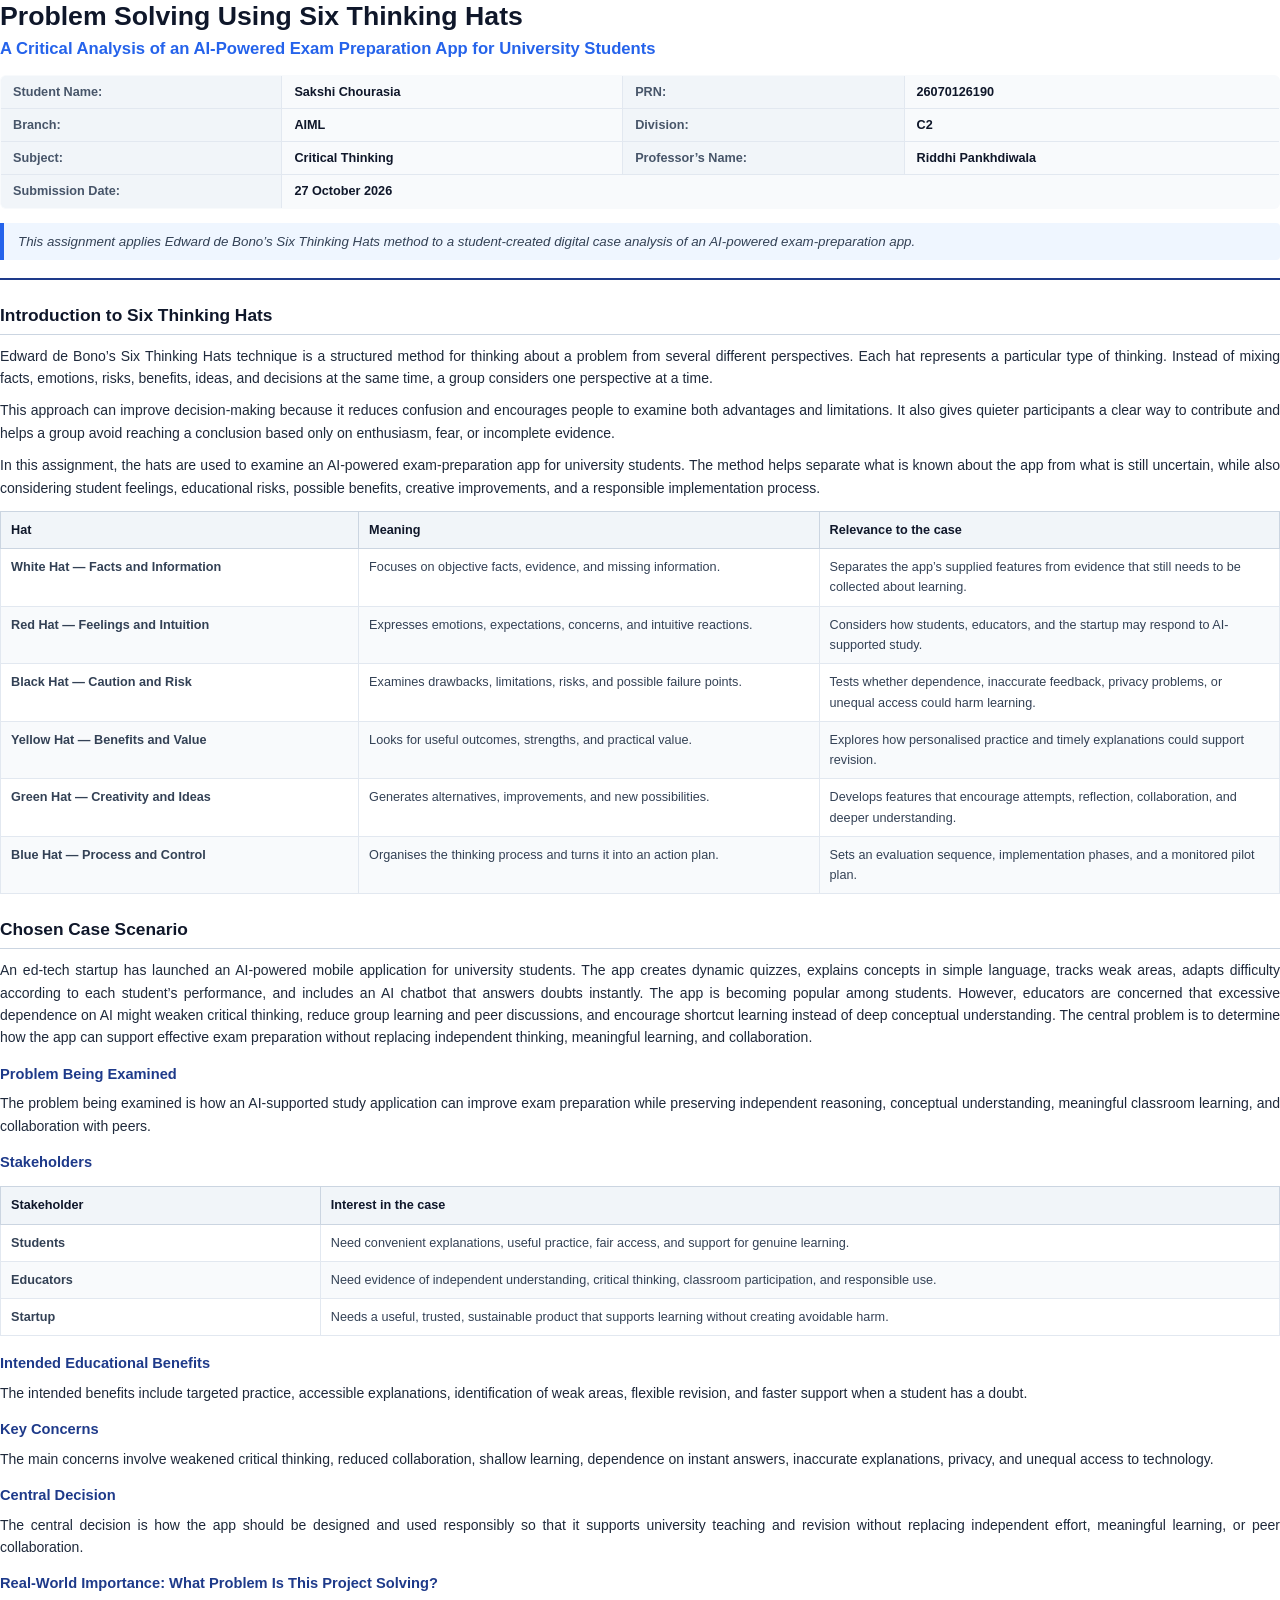
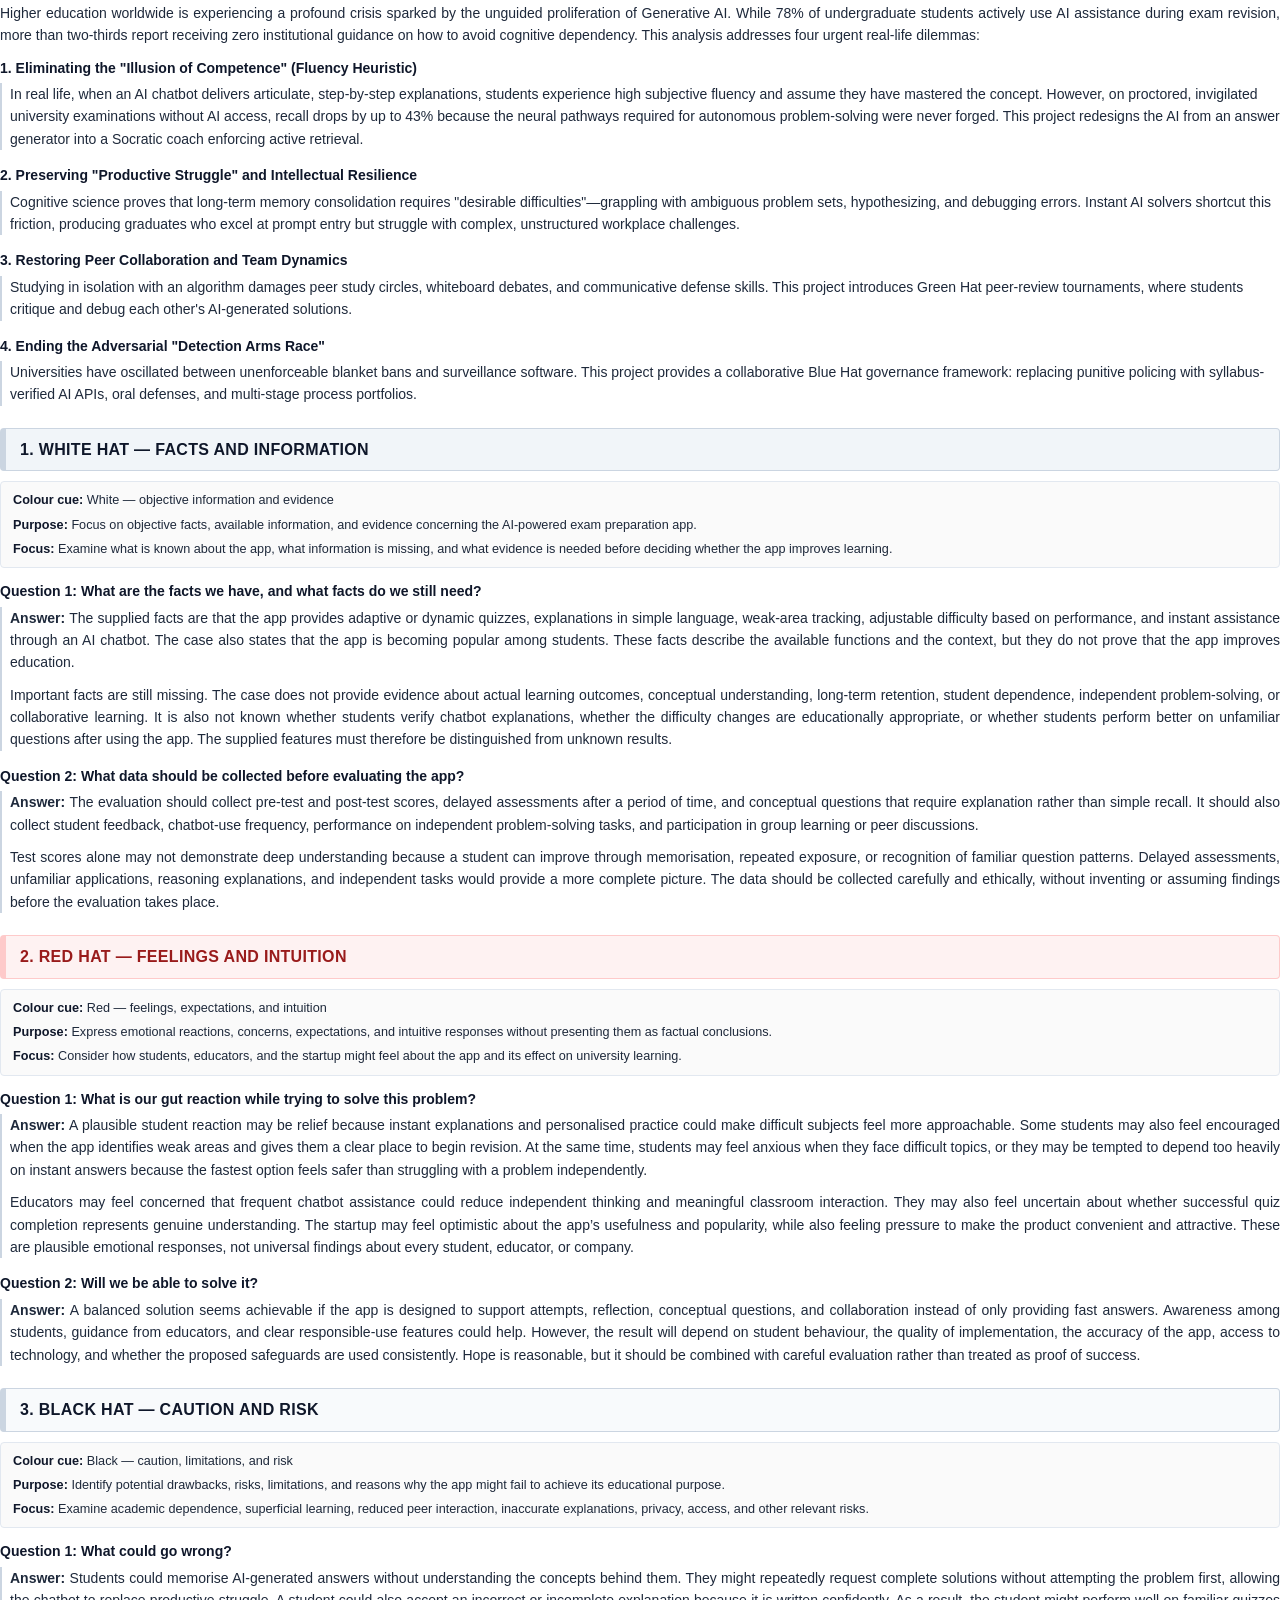
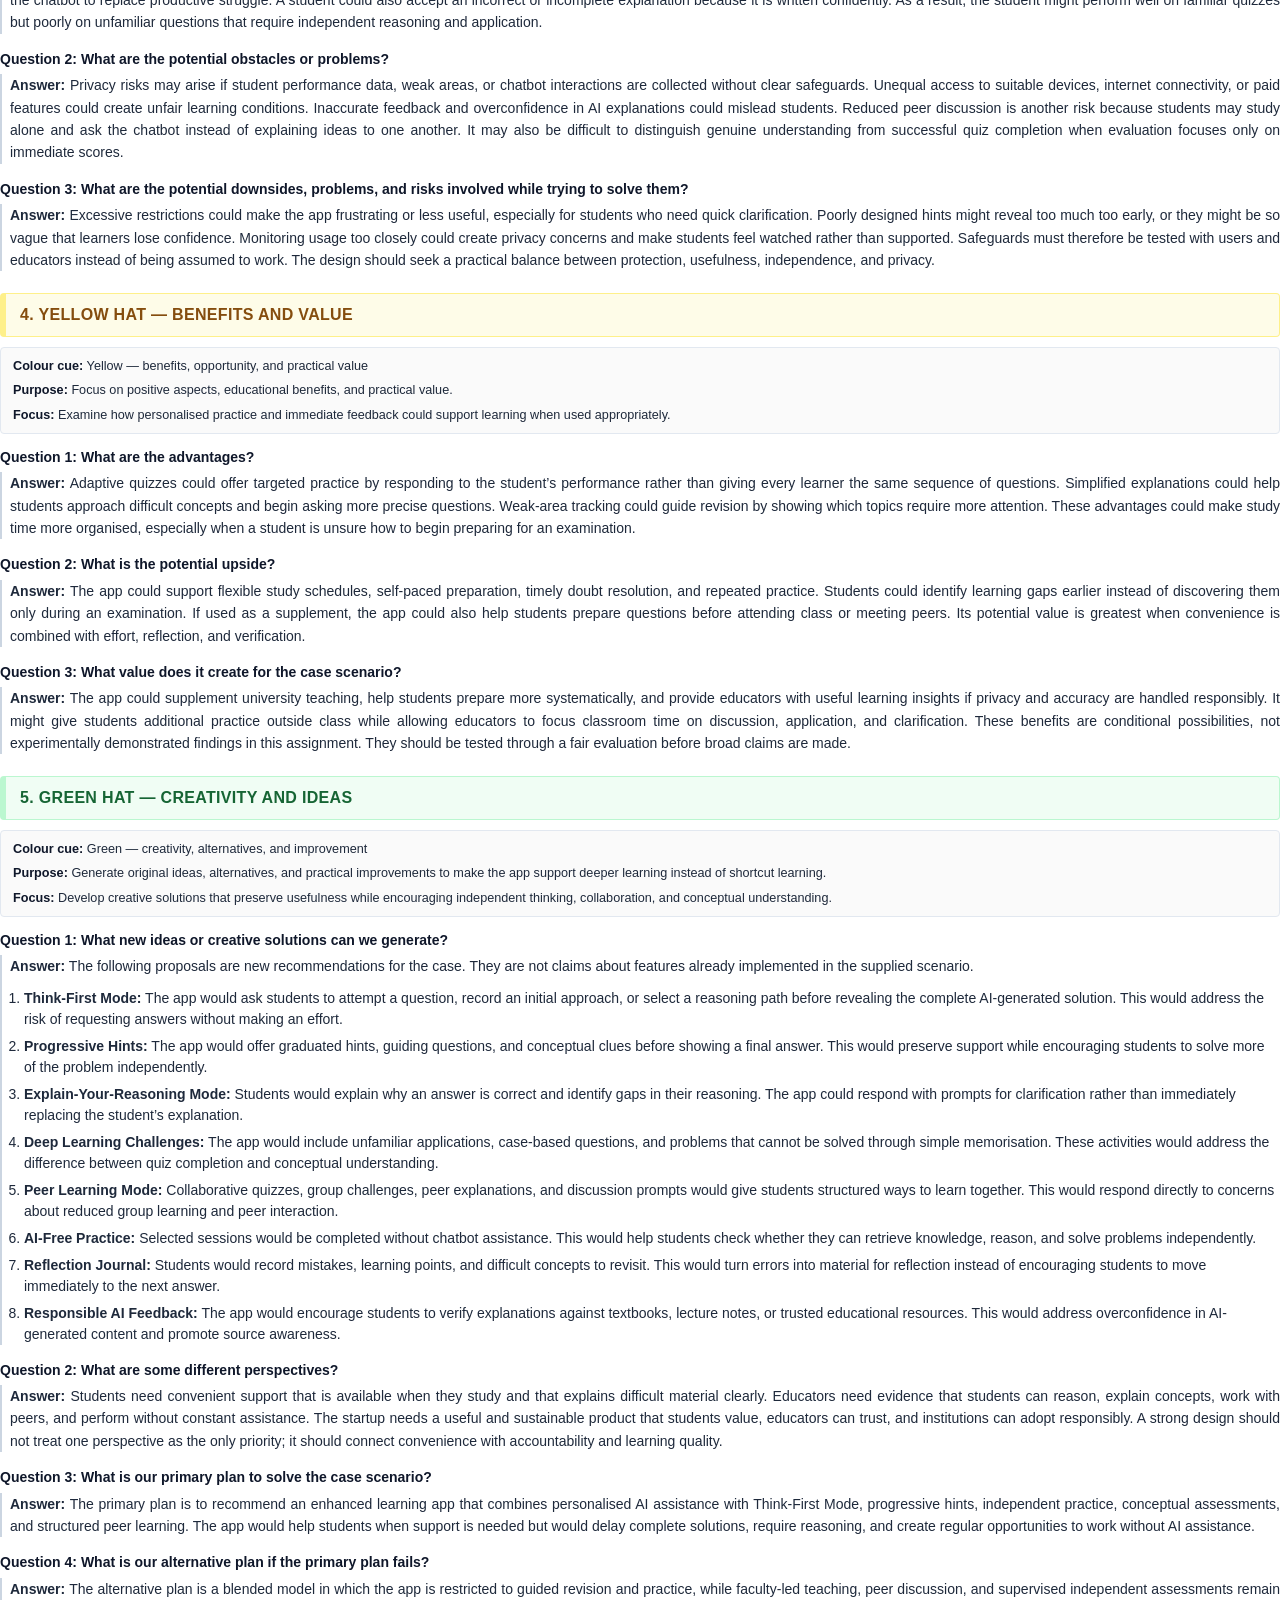
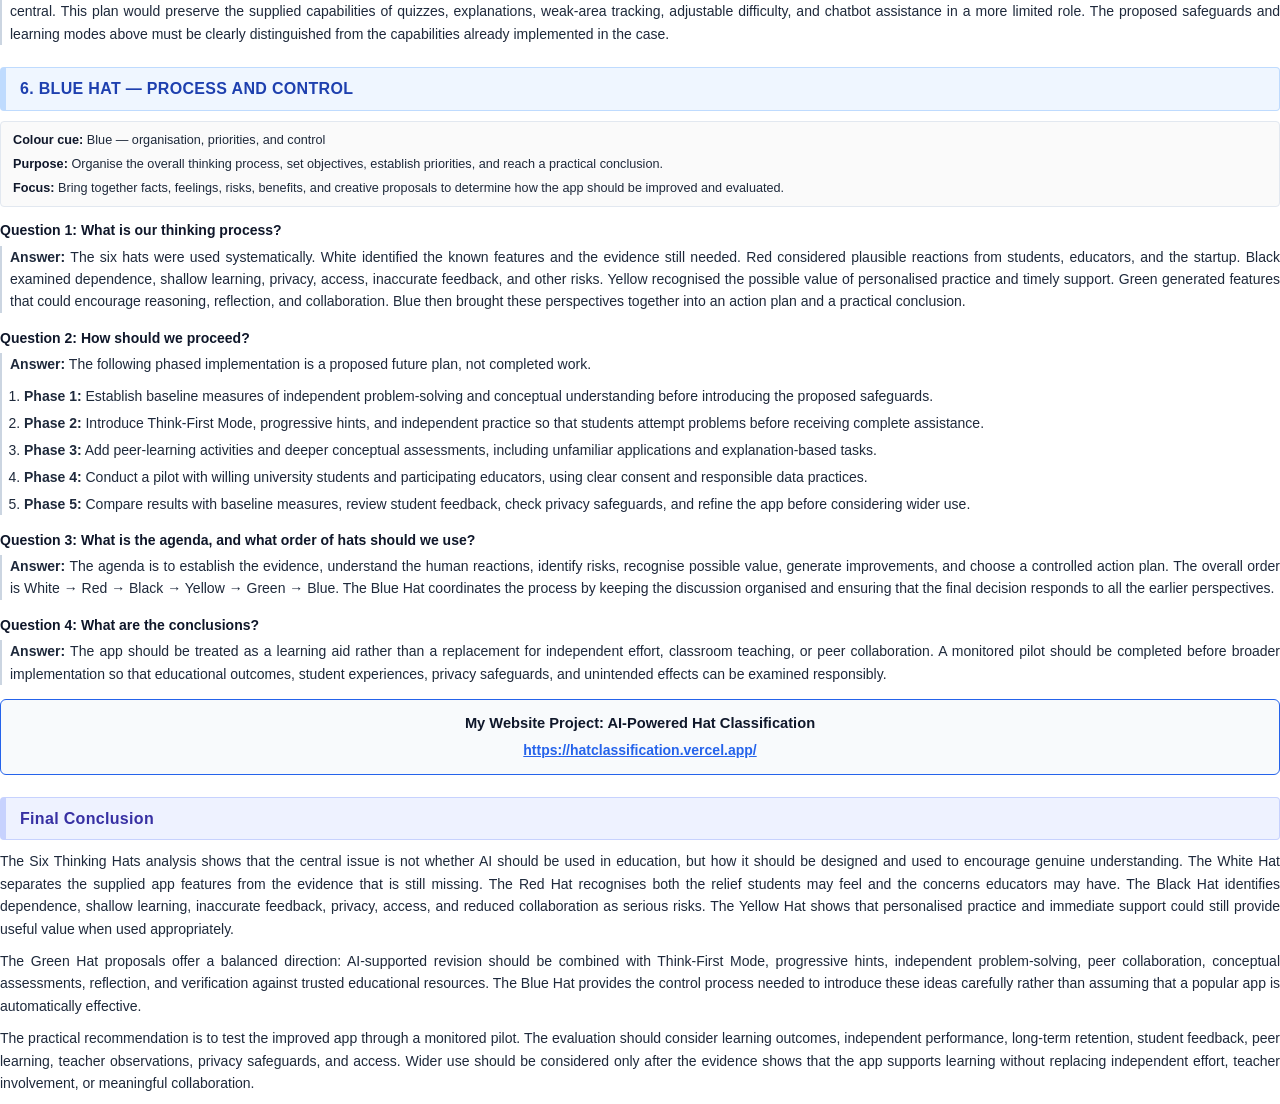
<file: assignment_document.html>
<!DOCTYPE html>
<html lang="en">
<head>
  <meta charset="UTF-8">
  <title>Problem Solving Using Six Thinking Hats — Assignment Document</title>
  <style>
    @page {
      size: A4;
      margin: 20mm 18mm 20mm 18mm;
      @bottom-right {
        content: counter(page);
        font-family: 'Helvetica Neue', Arial, sans-serif;
        font-size: 9pt;
        color: #64748B;
      }
      @bottom-left {
        content: "Sakshi Chourasia — PRN: 26070126190 | Critical Thinking";
        font-family: 'Helvetica Neue', Arial, sans-serif;
        font-size: 9pt;
        color: #64748B;
      }
    }

    * {
      box-sizing: border-box;
      margin: 0;
      padding: 0;
    }

    body {
      font-family: -apple-system, BlinkMacSystemFont, "Segoe UI", Roboto, "Helvetica Neue", Arial, sans-serif;
      font-size: 10.5pt;
      line-height: 1.6;
      color: #1E293B;
      background-color: #FFFFFF;
      padding: 0;
    }

    /* Document Header */
    .doc-header {
      border-bottom: 2.5px solid #1E3A8A;
      padding-bottom: 18px;
      margin-bottom: 22px;
    }

    .doc-title {
      font-size: 20pt;
      font-weight: 800;
      color: #0F172A;
      line-height: 1.2;
      margin-bottom: 6px;
    }

    .doc-subtitle {
      font-size: 12.5pt;
      font-weight: 600;
      color: #2563EB;
      line-height: 1.35;
      margin-bottom: 14px;
    }

    .meta-table {
      width: 100%;
      border-collapse: collapse;
      margin: 12px 0 14px 0;
      background-color: #F8FAFC;
      border: 1px solid #E2E8F0;
      border-radius: 6px;
      overflow: hidden;
    }

    .meta-table td {
      padding: 6px 12px;
      font-size: 9.5pt;
      border: 1px solid #E2E8F0;
    }

    .meta-table .label {
      font-weight: 700;
      color: #475569;
      width: 22%;
      background-color: #F1F5F9;
    }

    .meta-table .val {
      color: #0F172A;
      font-weight: 600;
    }

    .intro-statement {
      font-size: 10pt;
      font-style: italic;
      color: #334155;
      background-color: #EFF6FF;
      border-left: 4px solid #2563EB;
      padding: 8px 14px;
      margin-top: 10px;
      border-radius: 0 4px 4px 0;
    }

    /* Section Headings */
    h2.section-heading {
      font-size: 13pt;
      font-weight: 800;
      color: #0F172A;
      margin-top: 22px;
      margin-bottom: 10px;
      padding-bottom: 4px;
      border-bottom: 1.5px solid #CBD5E1;
      page-break-after: avoid;
    }

    h3.sub-heading {
      font-size: 11pt;
      font-weight: 700;
      color: #1E3A8A;
      margin-top: 14px;
      margin-bottom: 6px;
      page-break-after: avoid;
    }

    p {
      margin-bottom: 10px;
      text-align: justify;
      text-justify: inter-word;
    }

    /* Tables */
    table.data-table {
      width: 100%;
      border-collapse: collapse;
      margin: 12px 0 16px 0;
      font-size: 9.5pt;
      page-break-inside: avoid;
    }

    table.data-table th {
      background-color: #F1F5F9;
      color: #0F172A;
      font-weight: 700;
      text-align: left;
      padding: 8px 10px;
      border: 1px solid #CBD5E1;
    }

    table.data-table td {
      padding: 8px 10px;
      border: 1px solid #E2E8F0;
      vertical-align: top;
      color: #334155;
    }

    table.data-table tr:nth-child(even) td {
      background-color: #F8FAFC;
    }

    .hat-pill {
      display: inline-block;
      font-weight: 700;
      color: #0F172A;
    }

    /* Hat Sections */
    .hat-section-block {
      margin-top: 22px;
      page-break-inside: avoid;
    }

    .hat-banner {
      padding: 8px 14px;
      border-radius: 4px;
      font-size: 12pt;
      font-weight: 800;
      letter-spacing: 0.02em;
      margin-bottom: 10px;
      display: flex;
      align-items: center;
      gap: 10px;
      page-break-after: avoid;
    }

    .banner-white { background-color: #F1F5F9; color: #0F172A; border-left: 6px solid #94A3B8; border: 1px solid #CBD5E1; border-left-width: 6px; }
    .banner-red { background-color: #FEF2F2; color: #991B1B; border-left: 6px solid #DC2626; border: 1px solid #FECACA; border-left-width: 6px; }
    .banner-black { background-color: #F8FAFC; color: #0F172A; border-left: 6px solid #0F172A; border: 1px solid #CBD5E1; border-left-width: 6px; }
    .banner-yellow { background-color: #FEFCE8; color: #854D0E; border-left: 6px solid #EAB308; border: 1px solid #FEF08A; border-left-width: 6px; }
    .banner-green { background-color: #F0FDF4; color: #166534; border-left: 6px solid #16A34A; border: 1px solid #BBF7D0; border-left-width: 6px; }
    .banner-blue { background-color: #EFF6FF; color: #1E40AF; border-left: 6px solid #2563EB; border: 1px solid #BFDBFE; border-left-width: 6px; }
    .banner-conclusion { background-color: #EEF2FF; color: #3730A3; border-left: 6px solid #4F46E5; border: 1px solid #C7D2FE; border-left-width: 6px; }

    .meta-box {
      background-color: #FAFAFA;
      border: 1px solid #E2E8F0;
      padding: 8px 12px;
      margin-bottom: 12px;
      border-radius: 4px;
      font-size: 9.5pt;
      page-break-inside: avoid;
    }

    .meta-box p {
      margin-bottom: 4px;
      text-align: left;
    }

    .meta-box p:last-child {
      margin-bottom: 0;
    }

    .meta-box strong {
      color: #0F172A;
    }

    /* Q&A Items */
    .qa-item {
      margin-bottom: 14px;
      page-break-inside: avoid;
    }

    .qa-q {
      font-weight: 700;
      font-size: 10.5pt;
      color: #0F172A;
      margin-bottom: 4px;
    }

    .qa-a {
      color: #1E293B;
      padding-left: 8px;
      border-left: 2.5px solid #CBD5E1;
      margin-bottom: 8px;
    }

    .proposal-list {
      margin: 8px 0 12px 14px;
    }

    .proposal-item {
      margin-bottom: 6px;
      line-height: 1.5;
    }

    .phase-list {
      margin: 8px 0 12px 14px;
    }

    .phase-item {
      margin-bottom: 6px;
      line-height: 1.5;
    }

    .project-card {
      background-color: #F8FAFC;
      border: 1.5px solid #2563EB;
      border-radius: 6px;
      padding: 12px 16px;
      margin: 14px 0;
      text-align: center;
      page-break-inside: avoid;
    }

    .project-card strong {
      font-size: 11pt;
      color: #0F172A;
      display: block;
      margin-bottom: 4px;
    }

    .project-card a {
      color: #2563EB;
      font-weight: 700;
      text-decoration: underline;
      font-size: 10.5pt;
    }
  </style>
</head>
<body>

  <!-- Document Header -->
  <header class="doc-header">
    <h1 class="doc-title">Problem Solving Using Six Thinking Hats</h1>
    <h2 class="doc-subtitle">A Critical Analysis of an AI-Powered Exam Preparation App for University Students</h2>

    <table class="meta-table">
      <tr>
        <td class="label">Student Name:</td>
        <td class="val">Sakshi Chourasia</td>
        <td class="label">PRN:</td>
        <td class="val">26070126190</td>
      </tr>
      <tr>
        <td class="label">Branch:</td>
        <td class="val">AIML</td>
        <td class="label">Division:</td>
        <td class="val">C2</td>
      </tr>
      <tr>
        <td class="label">Subject:</td>
        <td class="val">Critical Thinking</td>
        <td class="label">Professor’s Name:</td>
        <td class="val">Riddhi Pankhdiwala</td>
      </tr>
      <tr>
        <td class="label">Submission Date:</td>
        <td class="val" colspan="3">27 October 2026</td>
      </tr>
    </table>

    <div class="intro-statement">
      This assignment applies Edward de Bono’s Six Thinking Hats method to a student-created digital case analysis of an AI-powered exam-preparation app.
    </div>
  </header>

  <!-- Section 1: Introduction to Six Thinking Hats -->
  <section>
    <h2 class="section-heading">Introduction to Six Thinking Hats</h2>
    <p>
      Edward de Bono’s Six Thinking Hats technique is a structured method for thinking about a problem from several different perspectives. Each hat represents a particular type of thinking. Instead of mixing facts, emotions, risks, benefits, ideas, and decisions at the same time, a group considers one perspective at a time.
    </p>
    <p>
      This approach can improve decision-making because it reduces confusion and encourages people to examine both advantages and limitations. It also gives quieter participants a clear way to contribute and helps a group avoid reaching a conclusion based only on enthusiasm, fear, or incomplete evidence.
    </p>
    <p>
      In this assignment, the hats are used to examine an AI-powered exam-preparation app for university students. The method helps separate what is known about the app from what is still uncertain, while also considering student feelings, educational risks, possible benefits, creative improvements, and a responsible implementation process.
    </p>

    <table class="data-table">
      <thead>
        <tr>
          <th style="width: 28%;">Hat</th>
          <th style="width: 36%;">Meaning</th>
          <th style="width: 36%;">Relevance to the case</th>
        </tr>
      </thead>
      <tbody>
        <tr>
          <td><strong>White Hat — Facts and Information</strong></td>
          <td>Focuses on objective facts, evidence, and missing information.</td>
          <td>Separates the app’s supplied features from evidence that still needs to be collected about learning.</td>
        </tr>
        <tr>
          <td><strong>Red Hat — Feelings and Intuition</strong></td>
          <td>Expresses emotions, expectations, concerns, and intuitive reactions.</td>
          <td>Considers how students, educators, and the startup may respond to AI-supported study.</td>
        </tr>
        <tr>
          <td><strong>Black Hat — Caution and Risk</strong></td>
          <td>Examines drawbacks, limitations, risks, and possible failure points.</td>
          <td>Tests whether dependence, inaccurate feedback, privacy problems, or unequal access could harm learning.</td>
        </tr>
        <tr>
          <td><strong>Yellow Hat — Benefits and Value</strong></td>
          <td>Looks for useful outcomes, strengths, and practical value.</td>
          <td>Explores how personalised practice and timely explanations could support revision.</td>
        </tr>
        <tr>
          <td><strong>Green Hat — Creativity and Ideas</strong></td>
          <td>Generates alternatives, improvements, and new possibilities.</td>
          <td>Develops features that encourage attempts, reflection, collaboration, and deeper understanding.</td>
        </tr>
        <tr>
          <td><strong>Blue Hat — Process and Control</strong></td>
          <td>Organises the thinking process and turns it into an action plan.</td>
          <td>Sets an evaluation sequence, implementation phases, and a monitored pilot plan.</td>
        </tr>
      </tbody>
    </table>
  </section>

  <!-- Section 2: Chosen Case Scenario -->
  <section>
    <h2 class="section-heading">Chosen Case Scenario</h2>
    <p>
      An ed-tech startup has launched an AI-powered mobile application for university students. The app creates dynamic quizzes, explains concepts in simple language, tracks weak areas, adapts difficulty according to each student’s performance, and includes an AI chatbot that answers doubts instantly. The app is becoming popular among students. However, educators are concerned that excessive dependence on AI might weaken critical thinking, reduce group learning and peer discussions, and encourage shortcut learning instead of deep conceptual understanding. The central problem is to determine how the app can support effective exam preparation without replacing independent thinking, meaningful learning, and collaboration.
    </p>

    <h3 class="sub-heading">Problem Being Examined</h3>
    <p>
      The problem being examined is how an AI-supported study application can improve exam preparation while preserving independent reasoning, conceptual understanding, meaningful classroom learning, and collaboration with peers.
    </p>

    <h3 class="sub-heading">Stakeholders</h3>
    <table class="data-table">
      <thead>
        <tr>
          <th style="width: 25%;">Stakeholder</th>
          <th style="width: 75%;">Interest in the case</th>
        </tr>
      </thead>
      <tbody>
        <tr>
          <td><strong>Students</strong></td>
          <td>Need convenient explanations, useful practice, fair access, and support for genuine learning.</td>
        </tr>
        <tr>
          <td><strong>Educators</strong></td>
          <td>Need evidence of independent understanding, critical thinking, classroom participation, and responsible use.</td>
        </tr>
        <tr>
          <td><strong>Startup</strong></td>
          <td>Needs a useful, trusted, sustainable product that supports learning without creating avoidable harm.</td>
        </tr>
      </tbody>
    </table>

    <h3 class="sub-heading">Intended Educational Benefits</h3>
    <p>
      The intended benefits include targeted practice, accessible explanations, identification of weak areas, flexible revision, and faster support when a student has a doubt.
    </p>

    <h3 class="sub-heading">Key Concerns</h3>
    <p>
      The main concerns involve weakened critical thinking, reduced collaboration, shallow learning, dependence on instant answers, inaccurate explanations, privacy, and unequal access to technology.
    </p>

    <h3 class="sub-heading">Central Decision</h3>
    <p>
      The central decision is how the app should be designed and used responsibly so that it supports university teaching and revision without replacing independent effort, meaningful learning, or peer collaboration.
    </p>

    <!-- Section 2.1: Real-World Importance & What This Project Solves -->
    <h3 class="sub-heading">Real-World Importance: What Problem Is This Project Solving?</h3>
    <p>
      Higher education worldwide is experiencing a profound crisis sparked by the unguided proliferation of Generative AI. While 78% of undergraduate students actively use AI assistance during exam revision, more than two-thirds report receiving zero institutional guidance on how to avoid cognitive dependency. This analysis addresses four urgent real-life dilemmas:
    </p>

    <div class="qa-item">
      <div class="qa-q">1. Eliminating the "Illusion of Competence" (Fluency Heuristic)</div>
      <div class="qa-a">
        In real life, when an AI chatbot delivers articulate, step-by-step explanations, students experience high subjective fluency and assume they have mastered the concept. However, on proctored, invigilated university examinations without AI access, recall drops by up to 43% because the neural pathways required for autonomous problem-solving were never forged. This project redesigns the AI from an answer generator into a Socratic coach enforcing active retrieval.
      </div>
    </div>

    <div class="qa-item">
      <div class="qa-q">2. Preserving "Productive Struggle" and Intellectual Resilience</div>
      <div class="qa-a">
        Cognitive science proves that long-term memory consolidation requires "desirable difficulties"—grappling with ambiguous problem sets, hypothesizing, and debugging errors. Instant AI solvers shortcut this friction, producing graduates who excel at prompt entry but struggle with complex, unstructured workplace challenges.
      </div>
    </div>

    <div class="qa-item">
      <div class="qa-q">3. Restoring Peer Collaboration and Team Dynamics</div>
      <div class="qa-a">
        Studying in isolation with an algorithm damages peer study circles, whiteboard debates, and communicative defense skills. This project introduces Green Hat peer-review tournaments, where students critique and debug each other's AI-generated solutions.
      </div>
    </div>

    <div class="qa-item">
      <div class="qa-q">4. Ending the Adversarial "Detection Arms Race"</div>
      <div class="qa-a">
        Universities have oscillated between unenforceable blanket bans and surveillance software. This project provides a collaborative Blue Hat governance framework: replacing punitive policing with syllabus-verified AI APIs, oral defenses, and multi-stage process portfolios.
      </div>
    </div>
  </section>

  <!-- Hat 1: WHITE HAT -->
  <section class="hat-section-block">
    <div class="hat-banner banner-white">
      1. WHITE HAT — FACTS AND INFORMATION
    </div>

    <div class="meta-box">
      <p><strong>Colour cue:</strong> White — objective information and evidence</p>
      <p><strong>Purpose:</strong> Focus on objective facts, available information, and evidence concerning the AI-powered exam preparation app.</p>
      <p><strong>Focus:</strong> Examine what is known about the app, what information is missing, and what evidence is needed before deciding whether the app improves learning.</p>
    </div>

    <div class="qa-item">
      <div class="qa-q">Question 1: What are the facts we have, and what facts do we still need?</div>
      <div class="qa-a">
        <p><strong>Answer:</strong> The supplied facts are that the app provides adaptive or dynamic quizzes, explanations in simple language, weak-area tracking, adjustable difficulty based on performance, and instant assistance through an AI chatbot. The case also states that the app is becoming popular among students. These facts describe the available functions and the context, but they do not prove that the app improves education.</p>
        <p>Important facts are still missing. The case does not provide evidence about actual learning outcomes, conceptual understanding, long-term retention, student dependence, independent problem-solving, or collaborative learning. It is also not known whether students verify chatbot explanations, whether the difficulty changes are educationally appropriate, or whether students perform better on unfamiliar questions after using the app. The supplied features must therefore be distinguished from unknown results.</p>
      </div>
    </div>

    <div class="qa-item">
      <div class="qa-q">Question 2: What data should be collected before evaluating the app?</div>
      <div class="qa-a">
        <p><strong>Answer:</strong> The evaluation should collect pre-test and post-test scores, delayed assessments after a period of time, and conceptual questions that require explanation rather than simple recall. It should also collect student feedback, chatbot-use frequency, performance on independent problem-solving tasks, and participation in group learning or peer discussions.</p>
        <p>Test scores alone may not demonstrate deep understanding because a student can improve through memorisation, repeated exposure, or recognition of familiar question patterns. Delayed assessments, unfamiliar applications, reasoning explanations, and independent tasks would provide a more complete picture. The data should be collected carefully and ethically, without inventing or assuming findings before the evaluation takes place.</p>
      </div>
    </div>
  </section>

  <!-- Hat 2: RED HAT -->
  <section class="hat-section-block">
    <div class="hat-banner banner-red">
      2. RED HAT — FEELINGS AND INTUITION
    </div>

    <div class="meta-box">
      <p><strong>Colour cue:</strong> Red — feelings, expectations, and intuition</p>
      <p><strong>Purpose:</strong> Express emotional reactions, concerns, expectations, and intuitive responses without presenting them as factual conclusions.</p>
      <p><strong>Focus:</strong> Consider how students, educators, and the startup might feel about the app and its effect on university learning.</p>
    </div>

    <div class="qa-item">
      <div class="qa-q">Question 1: What is our gut reaction while trying to solve this problem?</div>
      <div class="qa-a">
        <p><strong>Answer:</strong> A plausible student reaction may be relief because instant explanations and personalised practice could make difficult subjects feel more approachable. Some students may also feel encouraged when the app identifies weak areas and gives them a clear place to begin revision. At the same time, students may feel anxious when they face difficult topics, or they may be tempted to depend too heavily on instant answers because the fastest option feels safer than struggling with a problem independently.</p>
        <p>Educators may feel concerned that frequent chatbot assistance could reduce independent thinking and meaningful classroom interaction. They may also feel uncertain about whether successful quiz completion represents genuine understanding. The startup may feel optimistic about the app’s usefulness and popularity, while also feeling pressure to make the product convenient and attractive. These are plausible emotional responses, not universal findings about every student, educator, or company.</p>
      </div>
    </div>

    <div class="qa-item">
      <div class="qa-q">Question 2: Will we be able to solve it?</div>
      <div class="qa-a">
        <p><strong>Answer:</strong> A balanced solution seems achievable if the app is designed to support attempts, reflection, conceptual questions, and collaboration instead of only providing fast answers. Awareness among students, guidance from educators, and clear responsible-use features could help. However, the result will depend on student behaviour, the quality of implementation, the accuracy of the app, access to technology, and whether the proposed safeguards are used consistently. Hope is reasonable, but it should be combined with careful evaluation rather than treated as proof of success.</p>
      </div>
    </div>
  </section>

  <!-- Hat 3: BLACK HAT -->
  <section class="hat-section-block">
    <div class="hat-banner banner-black">
      3. BLACK HAT — CAUTION AND RISK
    </div>

    <div class="meta-box">
      <p><strong>Colour cue:</strong> Black — caution, limitations, and risk</p>
      <p><strong>Purpose:</strong> Identify potential drawbacks, risks, limitations, and reasons why the app might fail to achieve its educational purpose.</p>
      <p><strong>Focus:</strong> Examine academic dependence, superficial learning, reduced peer interaction, inaccurate explanations, privacy, access, and other relevant risks.</p>
    </div>

    <div class="qa-item">
      <div class="qa-q">Question 1: What could go wrong?</div>
      <div class="qa-a">
        <p><strong>Answer:</strong> Students could memorise AI-generated answers without understanding the concepts behind them. They might repeatedly request complete solutions without attempting the problem first, allowing the chatbot to replace productive struggle. A student could also accept an incorrect or incomplete explanation because it is written confidently. As a result, the student might perform well on familiar quizzes but poorly on unfamiliar questions that require independent reasoning and application.</p>
      </div>
    </div>

    <div class="qa-item">
      <div class="qa-q">Question 2: What are the potential obstacles or problems?</div>
      <div class="qa-a">
        <p><strong>Answer:</strong> Privacy risks may arise if student performance data, weak areas, or chatbot interactions are collected without clear safeguards. Unequal access to suitable devices, internet connectivity, or paid features could create unfair learning conditions. Inaccurate feedback and overconfidence in AI explanations could mislead students. Reduced peer discussion is another risk because students may study alone and ask the chatbot instead of explaining ideas to one another. It may also be difficult to distinguish genuine understanding from successful quiz completion when evaluation focuses only on immediate scores.</p>
      </div>
    </div>

    <div class="qa-item">
      <div class="qa-q">Question 3: What are the potential downsides, problems, and risks involved while trying to solve them?</div>
      <div class="qa-a">
        <p><strong>Answer:</strong> Excessive restrictions could make the app frustrating or less useful, especially for students who need quick clarification. Poorly designed hints might reveal too much too early, or they might be so vague that learners lose confidence. Monitoring usage too closely could create privacy concerns and make students feel watched rather than supported. Safeguards must therefore be tested with users and educators instead of being assumed to work. The design should seek a practical balance between protection, usefulness, independence, and privacy.</p>
      </div>
    </div>
  </section>

  <!-- Hat 4: YELLOW HAT -->
  <section class="hat-section-block">
    <div class="hat-banner banner-yellow">
      4. YELLOW HAT — BENEFITS AND VALUE
    </div>

    <div class="meta-box">
      <p><strong>Colour cue:</strong> Yellow — benefits, opportunity, and practical value</p>
      <p><strong>Purpose:</strong> Focus on positive aspects, educational benefits, and practical value.</p>
      <p><strong>Focus:</strong> Examine how personalised practice and immediate feedback could support learning when used appropriately.</p>
    </div>

    <div class="qa-item">
      <div class="qa-q">Question 1: What are the advantages?</div>
      <div class="qa-a">
        <p><strong>Answer:</strong> Adaptive quizzes could offer targeted practice by responding to the student’s performance rather than giving every learner the same sequence of questions. Simplified explanations could help students approach difficult concepts and begin asking more precise questions. Weak-area tracking could guide revision by showing which topics require more attention. These advantages could make study time more organised, especially when a student is unsure how to begin preparing for an examination.</p>
      </div>
    </div>

    <div class="qa-item">
      <div class="qa-q">Question 2: What is the potential upside?</div>
      <div class="qa-a">
        <p><strong>Answer:</strong> The app could support flexible study schedules, self-paced preparation, timely doubt resolution, and repeated practice. Students could identify learning gaps earlier instead of discovering them only during an examination. If used as a supplement, the app could also help students prepare questions before attending class or meeting peers. Its potential value is greatest when convenience is combined with effort, reflection, and verification.</p>
      </div>
    </div>

    <div class="qa-item">
      <div class="qa-q">Question 3: What value does it create for the case scenario?</div>
      <div class="qa-a">
        <p><strong>Answer:</strong> The app could supplement university teaching, help students prepare more systematically, and provide educators with useful learning insights if privacy and accuracy are handled responsibly. It might give students additional practice outside class while allowing educators to focus classroom time on discussion, application, and clarification. These benefits are conditional possibilities, not experimentally demonstrated findings in this assignment. They should be tested through a fair evaluation before broad claims are made.</p>
      </div>
    </div>
  </section>

  <!-- Hat 5: GREEN HAT -->
  <section class="hat-section-block">
    <div class="hat-banner banner-green">
      5. GREEN HAT — CREATIVITY AND IDEAS
    </div>

    <div class="meta-box">
      <p><strong>Colour cue:</strong> Green — creativity, alternatives, and improvement</p>
      <p><strong>Purpose:</strong> Generate original ideas, alternatives, and practical improvements to make the app support deeper learning instead of shortcut learning.</p>
      <p><strong>Focus:</strong> Develop creative solutions that preserve usefulness while encouraging independent thinking, collaboration, and conceptual understanding.</p>
    </div>

    <div class="qa-item">
      <div class="qa-q">Question 1: What new ideas or creative solutions can we generate?</div>
      <div class="qa-a">
        <p><strong>Answer:</strong> The following proposals are new recommendations for the case. They are not claims about features already implemented in the supplied scenario.</p>
        <ol class="proposal-list">
          <li class="proposal-item"><strong>Think-First Mode:</strong> The app would ask students to attempt a question, record an initial approach, or select a reasoning path before revealing the complete AI-generated solution. This would address the risk of requesting answers without making an effort.</li>
          <li class="proposal-item"><strong>Progressive Hints:</strong> The app would offer graduated hints, guiding questions, and conceptual clues before showing a final answer. This would preserve support while encouraging students to solve more of the problem independently.</li>
          <li class="proposal-item"><strong>Explain-Your-Reasoning Mode:</strong> Students would explain why an answer is correct and identify gaps in their reasoning. The app could respond with prompts for clarification rather than immediately replacing the student’s explanation.</li>
          <li class="proposal-item"><strong>Deep Learning Challenges:</strong> The app would include unfamiliar applications, case-based questions, and problems that cannot be solved through simple memorisation. These activities would address the difference between quiz completion and conceptual understanding.</li>
          <li class="proposal-item"><strong>Peer Learning Mode:</strong> Collaborative quizzes, group challenges, peer explanations, and discussion prompts would give students structured ways to learn together. This would respond directly to concerns about reduced group learning and peer interaction.</li>
          <li class="proposal-item"><strong>AI-Free Practice:</strong> Selected sessions would be completed without chatbot assistance. This would help students check whether they can retrieve knowledge, reason, and solve problems independently.</li>
          <li class="proposal-item"><strong>Reflection Journal:</strong> Students would record mistakes, learning points, and difficult concepts to revisit. This would turn errors into material for reflection instead of encouraging students to move immediately to the next answer.</li>
          <li class="proposal-item"><strong>Responsible AI Feedback:</strong> The app would encourage students to verify explanations against textbooks, lecture notes, or trusted educational resources. This would address overconfidence in AI-generated content and promote source awareness.</li>
        </ol>
      </div>
    </div>

    <div class="qa-item">
      <div class="qa-q">Question 2: What are some different perspectives?</div>
      <div class="qa-a">
        <p><strong>Answer:</strong> Students need convenient support that is available when they study and that explains difficult material clearly. Educators need evidence that students can reason, explain concepts, work with peers, and perform without constant assistance. The startup needs a useful and sustainable product that students value, educators can trust, and institutions can adopt responsibly. A strong design should not treat one perspective as the only priority; it should connect convenience with accountability and learning quality.</p>
      </div>
    </div>

    <div class="qa-item">
      <div class="qa-q">Question 3: What is our primary plan to solve the case scenario?</div>
      <div class="qa-a">
        <p><strong>Answer:</strong> The primary plan is to recommend an enhanced learning app that combines personalised AI assistance with Think-First Mode, progressive hints, independent practice, conceptual assessments, and structured peer learning. The app would help students when support is needed but would delay complete solutions, require reasoning, and create regular opportunities to work without AI assistance.</p>
      </div>
    </div>

    <div class="qa-item">
      <div class="qa-q">Question 4: What is our alternative plan if the primary plan fails?</div>
      <div class="qa-a">
        <p><strong>Answer:</strong> The alternative plan is a blended model in which the app is restricted to guided revision and practice, while faculty-led teaching, peer discussion, and supervised independent assessments remain central. This plan would preserve the supplied capabilities of quizzes, explanations, weak-area tracking, adjustable difficulty, and chatbot assistance in a more limited role. The proposed safeguards and learning modes above must be clearly distinguished from the capabilities already implemented in the case.</p>
      </div>
    </div>
  </section>

  <!-- Hat 6: BLUE HAT -->
  <section class="hat-section-block">
    <div class="hat-banner banner-blue">
      6. BLUE HAT — PROCESS AND CONTROL
    </div>

    <div class="meta-box">
      <p><strong>Colour cue:</strong> Blue — organisation, priorities, and control</p>
      <p><strong>Purpose:</strong> Organise the overall thinking process, set objectives, establish priorities, and reach a practical conclusion.</p>
      <p><strong>Focus:</strong> Bring together facts, feelings, risks, benefits, and creative proposals to determine how the app should be improved and evaluated.</p>
    </div>

    <div class="qa-item">
      <div class="qa-q">Question 1: What is our thinking process?</div>
      <div class="qa-a">
        <p><strong>Answer:</strong> The six hats were used systematically. White identified the known features and the evidence still needed. Red considered plausible reactions from students, educators, and the startup. Black examined dependence, shallow learning, privacy, access, inaccurate feedback, and other risks. Yellow recognised the possible value of personalised practice and timely support. Green generated features that could encourage reasoning, reflection, and collaboration. Blue then brought these perspectives together into an action plan and a practical conclusion.</p>
      </div>
    </div>

    <div class="qa-item">
      <div class="qa-q">Question 2: How should we proceed?</div>
      <div class="qa-a">
        <p><strong>Answer:</strong> The following phased implementation is a proposed future plan, not completed work.</p>
        <ol class="phase-list">
          <li class="phase-item"><strong>Phase 1:</strong> Establish baseline measures of independent problem-solving and conceptual understanding before introducing the proposed safeguards.</li>
          <li class="phase-item"><strong>Phase 2:</strong> Introduce Think-First Mode, progressive hints, and independent practice so that students attempt problems before receiving complete assistance.</li>
          <li class="phase-item"><strong>Phase 3:</strong> Add peer-learning activities and deeper conceptual assessments, including unfamiliar applications and explanation-based tasks.</li>
          <li class="phase-item"><strong>Phase 4:</strong> Conduct a pilot with willing university students and participating educators, using clear consent and responsible data practices.</li>
          <li class="phase-item"><strong>Phase 5:</strong> Compare results with baseline measures, review student feedback, check privacy safeguards, and refine the app before considering wider use.</li>
        </ol>
      </div>
    </div>

    <div class="qa-item">
      <div class="qa-q">Question 3: What is the agenda, and what order of hats should we use?</div>
      <div class="qa-a">
        <p><strong>Answer:</strong> The agenda is to establish the evidence, understand the human reactions, identify risks, recognise possible value, generate improvements, and choose a controlled action plan. The overall order is White → Red → Black → Yellow → Green → Blue. The Blue Hat coordinates the process by keeping the discussion organised and ensuring that the final decision responds to all the earlier perspectives.</p>
      </div>
    </div>

    <div class="qa-item">
      <div class="qa-q">Question 4: What are the conclusions?</div>
      <div class="qa-a">
        <p><strong>Answer:</strong> The app should be treated as a learning aid rather than a replacement for independent effort, classroom teaching, or peer collaboration. A monitored pilot should be completed before broader implementation so that educational outcomes, student experiences, privacy safeguards, and unintended effects can be examined responsibly.</p>
      </div>
    </div>
  </section>

  <!-- Project Link -->
  <div class="project-card">
    <strong>My Website Project: AI-Powered Hat Classification</strong>
    <a href="https://hatclassification.vercel.app/" target="_blank">https://hatclassification.vercel.app/</a>
  </div>

  <!-- Final Conclusion -->
  <section class="hat-section-block">
    <div class="hat-banner banner-conclusion">
      Final Conclusion
    </div>

    <p>
      The Six Thinking Hats analysis shows that the central issue is not whether AI should be used in education, but how it should be designed and used to encourage genuine understanding. The White Hat separates the supplied app features from the evidence that is still missing. The Red Hat recognises both the relief students may feel and the concerns educators may have. The Black Hat identifies dependence, shallow learning, inaccurate feedback, privacy, access, and reduced collaboration as serious risks. The Yellow Hat shows that personalised practice and immediate support could still provide useful value when used appropriately.
    </p>
    <p>
      The Green Hat proposals offer a balanced direction: AI-supported revision should be combined with Think-First Mode, progressive hints, independent problem-solving, peer collaboration, conceptual assessments, reflection, and verification against trusted educational resources. The Blue Hat provides the control process needed to introduce these ideas carefully rather than assuming that a popular app is automatically effective.
    </p>
    <p>
      The practical recommendation is to test the improved app through a monitored pilot. The evaluation should consider learning outcomes, independent performance, long-term retention, student feedback, peer learning, teacher observations, privacy safeguards, and access. Wider use should be considered only after the evidence shows that the app supports learning without replacing independent effort, teacher involvement, or meaningful collaboration.
    </p>
  </section>

</body>
</html>
</file>
<file: styles.css>
/* ==========================================================================
   Six Thinking Hats: Scenario 2 - Stylesheet
   Modern, Accessible, Responsive Vanilla CSS
   ========================================================================== */

/* --------------------------------------------------------------------------
   Design Tokens & CSS Variables
   -------------------------------------------------------------------------- */
:root {
  /* Hat Color Palette */
  --hat-white: #E5E7EB;
  --hat-white-text: #111827;
  --hat-white-border: #CBD5E1;
  --hat-white-tint: rgba(229, 231, 235, 0.4);

  --hat-blue: #2563EB;
  --hat-blue-hover: #1D4ED8;
  --hat-blue-tint: rgba(37, 99, 235, 0.08);
  --hat-blue-border: rgba(37, 99, 235, 0.25);

  --hat-red: #DC2626;
  --hat-red-hover: #B91C1C;
  --hat-red-tint: rgba(220, 38, 38, 0.08);
  --hat-red-border: rgba(220, 38, 38, 0.25);

  --hat-black: #111827;
  --hat-black-tint: rgba(17, 24, 39, 0.06);
  --hat-black-border: rgba(17, 24, 39, 0.2);

  --hat-yellow: #EAB308;
  --hat-yellow-hover: #CA8A04;
  --hat-yellow-dark: #713F12;
  --hat-yellow-tint: rgba(234, 179, 8, 0.1);
  --hat-yellow-border: rgba(234, 179, 8, 0.35);

  --hat-green: #16A34A;
  --hat-green-hover: #15803D;
  --hat-green-tint: rgba(22, 163, 74, 0.08);
  --hat-green-border: rgba(22, 163, 74, 0.25);

  /* Light Theme (Default) */
  --bg-body: #F8FAFC;
  --bg-surface: #FFFFFF;
  --bg-surface-alt: #F1F5F9;
  --bg-surface-elevated: #FFFFFF;

  --text-main: #0F172A;
  --text-secondary: #475569;
  --text-muted: #64748B;
  --text-inverse: #FFFFFF;

  --border-light: #E2E8F0;
  --border-medium: #CBD5E1;

  --nav-bg: rgba(255, 255, 255, 0.88);
  --nav-border: #E2E8F0;

  --shadow-sm: 0 1px 3px rgba(0, 0, 0, 0.05);
  --shadow-md: 0 4px 6px -1px rgba(0, 0, 0, 0.07), 0 2px 4px -2px rgba(0, 0, 0, 0.05);
  --shadow-lg: 0 10px 15px -3px rgba(0, 0, 0, 0.08), 0 4px 6px -4px rgba(0, 0, 0, 0.04);
  --shadow-hover: 0 14px 24px -4px rgba(0, 0, 0, 0.12);

  /* Common radii and transitions */
  --radius-sm: 8px;
  --radius-md: 12px;
  --radius-lg: 16px;
  --radius-full: 9999px;
  --transition-fast: 0.18s ease;
  --transition-normal: 0.28s cubic-bezier(0.16, 1, 0.3, 1);

  /* Nav offset calculation for scroll */
  --nav-height: 72px;

  /* Typography */
  --font-family: 'Inter', system-ui, -apple-system, BlinkMacSystemFont, 'Segoe UI', Roboto, Helvetica, Arial, sans-serif;
  color-scheme: light;
}

/* --------------------------------------------------------------------------
   Dark Theme Overrides
   -------------------------------------------------------------------------- */
[data-theme="dark"] {
  --bg-body: #0B0F19;
  --bg-surface: #131B2E;
  --bg-surface-alt: #182238;
  --bg-surface-elevated: #1E293B;

  --text-main: #F8FAFC;
  --text-secondary: #CBD5E1;
  --text-muted: #94A3B8;
  --text-inverse: #0B0F19;

  --border-light: #1E293B;
  --border-medium: #334155;

  --nav-bg: rgba(11, 15, 25, 0.88);
  --nav-border: #1E293B;

  --shadow-sm: 0 1px 3px rgba(0, 0, 0, 0.4);
  --shadow-md: 0 4px 6px -1px rgba(0, 0, 0, 0.45), 0 2px 4px -2px rgba(0, 0, 0, 0.3);
  --shadow-lg: 0 10px 18px -3px rgba(0, 0, 0, 0.5), 0 4px 6px -4px rgba(0, 0, 0, 0.4);
  --shadow-hover: 0 16px 28px -4px rgba(0, 0, 0, 0.65);

  /* Dark mode specific hat tweaks for contrast & readability */
  --hat-white-tint: rgba(229, 231, 235, 0.12);
  --hat-white-border: #4B5563;

  --hat-black: #0F172A;
  --hat-black-tint: rgba(51, 65, 85, 0.25);
  --hat-black-border: #334155;

  --hat-blue-tint: rgba(37, 99, 235, 0.16);
  --hat-red-tint: rgba(220, 38, 38, 0.16);
  --hat-yellow-tint: rgba(234, 179, 8, 0.15);
  --hat-green-tint: rgba(22, 163, 74, 0.16);

  color-scheme: dark;
}

/* --------------------------------------------------------------------------
   CSS Reset & Base Styles
   -------------------------------------------------------------------------- */
*,
*::before,
*::after {
  box-sizing: border-box;
  margin: 0;
  padding: 0;
}

html {
  font-family: var(--font-family);
  font-size: 16px;
  line-height: 1.6;
  scroll-behavior: smooth;
  scroll-padding-top: calc(var(--nav-height) + 16px);
  -webkit-text-size-adjust: 100%;
}

body {
  background-color: var(--bg-body);
  color: var(--text-main);
  min-height: 100vh;
  display: flex;
  flex-direction: column;
  overflow-x: hidden;
  transition: background-color var(--transition-normal), color var(--transition-normal);
}

img,
svg {
  display: block;
}

a {
  color: inherit;
  text-decoration: none;
}

button {
  font-family: inherit;
  cursor: pointer;
  border: none;
  background: none;
}

ul,
ol {
  list-style: none;
}

.content-wrapper {
  width: 100%;
  max-width: 1200px;
  margin-left: auto;
  margin-right: auto;
  padding-left: 24px;
  padding-right: 24px;
}

/* Focus styles for keyboard accessibility */
:focus-visible {
  outline: 3px solid var(--hat-blue);
  outline-offset: 3px;
  border-radius: 4px;
}

/* --------------------------------------------------------------------------
   Scroll Progress Bar
   -------------------------------------------------------------------------- */
.scroll-progress-container {
  position: fixed;
  top: 0;
  left: 0;
  width: 100%;
  height: 4px;
  z-index: 1000;
  background-color: transparent;
  pointer-events: none;
}

.scroll-progress-bar {
  height: 100%;
  width: 0%;
  background: linear-gradient(to right,
      #E5E7EB 0%,
      #2563EB 20%,
      #DC2626 40%,
      #111827 60%,
      #EAB308 80%,
      #16A34A 100%);
  box-shadow: 0 0 10px rgba(37, 99, 235, 0.4);
  transition: width 0.08s ease-out;
}

/* --------------------------------------------------------------------------
   Sticky Top Navigation
   -------------------------------------------------------------------------- */
.site-header {
  position: sticky;
  top: 0;
  z-index: 900;
  background-color: var(--nav-bg);
  backdrop-filter: blur(14px);
  -webkit-backdrop-filter: blur(14px);
  border-bottom: 1px solid var(--nav-border);
  transition: background-color var(--transition-normal), border-color var(--transition-normal);
}

.nav-container {
  display: flex;
  align-items: center;
  justify-content: space-between;
  height: var(--nav-height);
  max-width: 1280px;
  margin: 0 auto;
  padding: 0 24px;
}

.brand-link {
  display: flex;
  align-items: center;
  gap: 10px;
  font-weight: 700;
  color: var(--text-main);
  transition: opacity var(--transition-fast);
}

.brand-link:hover {
  opacity: 0.85;
}

.brand-badge {
  font-size: 0.75rem;
  font-weight: 700;
  text-transform: uppercase;
  letter-spacing: 0.05em;
  padding: 4px 8px;
  border-radius: var(--radius-sm);
  background-color: var(--hat-blue);
  color: #FFFFFF;
}

.brand-title {
  font-size: 1.05rem;
  font-weight: 700;
  letter-spacing: -0.01em;
}

.nav-menu {
  display: flex;
  align-items: center;
  gap: 20px;
}

.nav-list {
  display: flex;
  align-items: center;
  gap: 4px;
}

.nav-link {
  display: flex;
  align-items: center;
  gap: 7px;
  padding: 8px 12px;
  border-radius: var(--radius-full);
  font-size: 0.875rem;
  font-weight: 600;
  color: var(--text-secondary);
  transition: all var(--transition-fast);
  white-space: nowrap;
  position: relative;
}

.nav-link:hover {
  color: var(--text-main);
  background-color: var(--bg-surface-alt);
}

.nav-dot {
  width: 8px;
  height: 8px;
  border-radius: var(--radius-full);
  display: inline-block;
  flex-shrink: 0;
}

.dot-white {
  background-color: #9CA3AF;
  border: 1px solid #4B5563;
}

.dot-blue {
  background-color: var(--hat-blue);
}

.dot-red {
  background-color: var(--hat-red);
}

.dot-black {
  background-color: #111827;
  border: 1px solid #4B5563;
}

.dot-yellow {
  background-color: var(--hat-yellow);
}

.dot-green {
  background-color: var(--hat-green);
}

.dot-conclusion {
  background-color: #2563EB;
}

.dot-impact {
  background: linear-gradient(135deg, #6366F1 0%, #A855F7 100%);
  box-shadow: 0 0 6px rgba(99, 102, 241, 0.5);
}

[data-theme="dark"] .dot-black {
  background-color: #94A3B8;
  border-color: #CBD5E1;
}

[data-theme="dark"] .dot-white {
  background-color: #E5E7EB;
  border-color: #FFFFFF;
}

/* Active Scroll Spy Indicator */
.nav-link.active {
  color: var(--text-main);
  background-color: var(--bg-surface-alt);
  font-weight: 700;
  box-shadow: inset 0 0 0 1px var(--border-medium);
}

.nav-link.active[data-hat="white"] {
  box-shadow: inset 0 0 0 1.5px #9CA3AF;
}

.nav-link.active[data-hat="blue"] {
  color: var(--hat-blue);
  box-shadow: inset 0 0 0 1.5px var(--hat-blue);
}

.nav-link.active[data-hat="red"] {
  color: var(--hat-red);
  box-shadow: inset 0 0 0 1.5px var(--hat-red);
}

.nav-link.active[data-hat="black"] {
  box-shadow: inset 0 0 0 1.5px #111827;
}

[data-theme="dark"] .nav-link.active[data-hat="black"] {
  box-shadow: inset 0 0 0 1.5px #94A3B8;
}

.nav-link.active[data-hat="yellow"] {
  color: #CA8A04;
  box-shadow: inset 0 0 0 1.5px var(--hat-yellow);
}

[data-theme="dark"] .nav-link.active[data-hat="yellow"] {
  color: #FACC15;
}

.nav-link.active[data-hat="green"] {
  color: var(--hat-green);
  box-shadow: inset 0 0 0 1.5px var(--hat-green);
}

.nav-link.active[data-hat="conclusion"] {
  color: var(--hat-blue);
  box-shadow: inset 0 0 0 1.5px var(--hat-blue);
}

.nav-link.active[data-hat="impact"] {
  color: #6366F1;
  box-shadow: inset 0 0 0 1.5px #6366F1;
}

[data-theme="dark"] .nav-link.active[data-hat="impact"] {
  color: #A5B4FC;
  box-shadow: inset 0 0 0 1.5px #A5B4FC;
}

.nav-actions {
  display: flex;
  align-items: center;
  gap: 10px;
  padding-left: 10px;
  border-left: 1px solid var(--border-light);
}

/* Nav Impact Button in Top-Right Corner */
.nav-impact-btn {
  display: inline-flex;
  align-items: center;
  gap: 8px;
  padding: 6px 14px;
  border-radius: var(--radius-full);
  font-size: 0.825rem;
  font-weight: 700;
  text-decoration: none;
  cursor: pointer;
  border: 1px solid rgba(99, 102, 241, 0.4);
  background: linear-gradient(135deg, rgba(99, 102, 241, 0.12) 0%, rgba(168, 85, 247, 0.12) 100%);
  color: var(--text-main);
  box-shadow: 0 2px 8px rgba(99, 102, 241, 0.15);
  transition: all var(--transition-fast);
  white-space: nowrap;
  position: relative;
  font-family: inherit;
}

[data-theme="dark"] .nav-impact-btn {
  border-color: rgba(165, 180, 252, 0.4);
  background: linear-gradient(135deg, rgba(99, 102, 241, 0.25) 0%, rgba(168, 85, 247, 0.25) 100%);
  color: #FFFFFF;
  box-shadow: 0 2px 12px rgba(99, 102, 241, 0.3);
}

.nav-impact-btn:hover {
  transform: translateY(-1px);
  border-color: rgba(99, 102, 241, 0.8);
  box-shadow: 0 4px 16px rgba(99, 102, 241, 0.35);
  background: linear-gradient(135deg, rgba(99, 102, 241, 0.22) 0%, rgba(168, 85, 247, 0.22) 100%);
}

.nav-impact-btn:active {
  transform: translateY(0);
}

.impact-pill-pulse {
  width: 8px;
  height: 8px;
  border-radius: 50%;
  background-color: #10B981;
  box-shadow: 0 0 0 0 rgba(16, 185, 129, 0.8);
  animation: pulse-dot 2s infinite cubic-bezier(0.4, 0, 0.6, 1);
  flex-shrink: 0;
}

@keyframes pulse-dot {
  0% {
    box-shadow: 0 0 0 0 rgba(16, 185, 129, 0.8);
  }
  70% {
    box-shadow: 0 0 0 6px rgba(16, 185, 129, 0);
  }
  100% {
    box-shadow: 0 0 0 0 rgba(16, 185, 129, 0);
  }
}

.impact-pill-icon {
  font-size: 0.95rem;
  line-height: 1;
}

.impact-pill-text {
  font-size: 0.825rem;
  font-weight: 700;
  letter-spacing: -0.01em;
}

.impact-pill-badge {
  font-size: 0.65rem;
  font-weight: 800;
  text-transform: uppercase;
  letter-spacing: 0.04em;
  padding: 2px 7px;
  border-radius: var(--radius-full);
  background: rgba(99, 102, 241, 0.2);
  color: #4F46E5;
}

[data-theme="dark"] .impact-pill-badge {
  background: rgba(165, 180, 252, 0.25);
  color: #C7D2FE;
}

/* Dark Mode Toggle Button */
.theme-toggle-btn {
  display: flex;
  align-items: center;
  justify-content: center;
  width: 40px;
  height: 40px;
  border-radius: var(--radius-full);
  background-color: var(--bg-surface-alt);
  color: var(--text-main);
  border: 1px solid var(--border-light);
  transition: all var(--transition-fast);
}

.theme-toggle-btn:hover {
  background-color: var(--border-light);
  transform: scale(1.05);
}

.theme-icon {
  width: 20px;
  height: 20px;
  transition: transform var(--transition-normal);
}

/* Icon visibility per theme */
[data-theme="light"] .moon-icon {
  display: block;
}

[data-theme="light"] .sun-icon {
  display: none;
}

[data-theme="dark"] .moon-icon {
  display: none;
}

[data-theme="dark"] .sun-icon {
  display: block;
}

/* Mobile Navigation Hamburger Toggle */
.nav-toggle {
  display: none;
  flex-direction: column;
  justify-content: space-around;
  width: 42px;
  height: 42px;
  padding: 10px;
  background-color: var(--bg-surface-alt);
  border: 1px solid var(--border-light);
  border-radius: var(--radius-md);
  color: var(--text-main);
  z-index: 1001;
}

.hamburger-bar {
  width: 100%;
  height: 2px;
  background-color: currentColor;
  border-radius: 2px;
  transition: all var(--transition-fast);
}

/* --------------------------------------------------------------------------
   Hero Section
   -------------------------------------------------------------------------- */
.hero-section {
  padding: 64px 0 56px 0;
  text-align: center;
  background: radial-gradient(circle at 50% 20%, var(--hat-blue-tint) 0%, transparent 65%);
  border-bottom: 1px solid var(--border-light);
}

.hero-header {
  margin-bottom: 36px;
}

.hero-pretitle {
  display: inline-block;
  font-size: 0.85rem;
  font-weight: 700;
  text-transform: uppercase;
  letter-spacing: 0.08em;
  color: var(--hat-blue);
  background-color: var(--hat-blue-tint);
  border: 1px solid var(--hat-blue-border);
  padding: 6px 14px;
  border-radius: var(--radius-full);
  margin-bottom: 16px;
}

.hero-title {
  font-size: clamp(2.2rem, 5vw, 3.4rem);
  font-weight: 800;
  letter-spacing: -0.03em;
  line-height: 1.15;
  color: var(--text-main);
  margin-bottom: 12px;
}

.hero-subtitle {
  font-size: clamp(1.1rem, 2.5vw, 1.4rem);
  font-weight: 500;
  color: var(--text-secondary);
  max-width: 800px;
  margin: 0 auto;
}

/* Student Meta Badge in Hero */
.student-meta-badge {
  display: inline-flex;
  align-items: center;
  justify-content: center;
  flex-wrap: wrap;
  gap: 8px 14px;
  background-color: var(--bg-surface);
  border: 1px solid var(--border-medium);
  box-shadow: var(--shadow-sm);
  padding: 8px 20px;
  border-radius: var(--radius-full);
  margin-top: 18px;
  font-size: 0.94rem;
  color: var(--text-secondary);
}

.student-meta-badge strong {
  color: var(--text-main);
  font-weight: 700;
}

.meta-sep {
  color: var(--hat-blue);
  opacity: 0.6;
}

/* Scenario Summary Card */
.scenario-card {
  background-color: var(--bg-surface);
  border: 1px solid var(--border-light);
  border-radius: var(--radius-lg);
  padding: 32px 36px;
  max-width: 960px;
  margin: 0 auto 48px auto;
  box-shadow: var(--shadow-md);
  text-align: left;
  position: relative;
  overflow: hidden;
}

.scenario-card::before {
  content: "";
  position: absolute;
  top: 0;
  left: 0;
  width: 5px;
  height: 100%;
  background: linear-gradient(to bottom, #2563EB, #16A34A);
}

.scenario-badge {
  display: inline-flex;
  align-items: center;
  gap: 8px;
  font-size: 0.85rem;
  font-weight: 700;
  text-transform: uppercase;
  letter-spacing: 0.06em;
  color: var(--hat-blue);
  background-color: var(--hat-blue-tint);
  padding: 6px 12px;
  border-radius: var(--radius-sm);
  margin-bottom: 14px;
}

.scenario-icon {
  width: 16px;
  height: 16px;
}

.scenario-text {
  font-size: 1.06rem;
  line-height: 1.75;
  color: var(--text-main);
}

/* Scenario Features Breakdown */
.scenario-features-wrapper {
  margin-top: 26px;
  padding-top: 22px;
  border-top: 1px dashed var(--border-medium);
}

.scenario-features-header {
  display: flex;
  align-items: center;
  gap: 8px;
  margin-bottom: 16px;
}

.feature-header-icon {
  width: 18px;
  height: 18px;
  color: var(--hat-blue);
}

.scenario-features-title {
  font-size: 1.05rem;
  font-weight: 700;
  color: var(--text-main);
  letter-spacing: -0.01em;
}

.scenario-features-grid {
  display: grid;
  grid-template-columns: repeat(2, 1fr);
  gap: 14px;
}

.scenario-feature-card {
  background-color: var(--bg-surface-alt);
  border: 1px solid var(--border-light);
  border-radius: var(--radius-md);
  padding: 14px 16px;
  display: flex;
  align-items: flex-start;
  gap: 12px;
  transition: transform var(--transition-fast), border-color var(--transition-fast), box-shadow var(--transition-fast);
}

.scenario-feature-card:hover {
  transform: translateY(-2px);
  border-color: var(--hat-blue-border);
  box-shadow: var(--shadow-sm);
}

.feature-badge {
  width: 24px;
  height: 24px;
  border-radius: var(--radius-full);
  background-color: var(--hat-blue);
  color: #FFFFFF;
  font-size: 0.75rem;
  font-weight: 800;
  display: flex;
  align-items: center;
  justify-content: center;
  flex-shrink: 0;
  margin-top: 2px;
}

.feature-body {
  display: flex;
  flex-direction: column;
  gap: 3px;
}

.feature-name {
  font-size: 0.92rem;
  font-weight: 700;
  color: var(--text-main);
}

.feature-desc {
  font-size: 0.84rem;
  line-height: 1.45;
  color: var(--text-secondary);
}

@media (max-width: 768px) {
  .scenario-features-grid {
    grid-template-columns: 1fr;
  }
}

/* --------------------------------------------------------------------------
   Interactive Working Application Features Simulation Styles
   -------------------------------------------------------------------------- */
.app-simulation-card {
  background-color: var(--bg-surface);
  border: 1px solid var(--border-light);
  border-radius: var(--radius-lg);
  padding: 32px 36px;
  max-width: 960px;
  margin: 0 auto 36px auto;
  box-shadow: var(--shadow-md);
  text-align: left;
  position: relative;
  border-left: 5px solid var(--hat-blue);
}

.sim-header {
  margin-bottom: 24px;
}

.sim-badge {
  display: inline-flex;
  align-items: center;
  gap: 6px;
  font-size: 0.8rem;
  font-weight: 800;
  text-transform: uppercase;
  letter-spacing: 0.08em;
  color: var(--hat-blue);
  background-color: var(--hat-blue-tint);
  padding: 4px 10px;
  border-radius: var(--radius-sm);
  margin-bottom: 10px;
}

.sim-badge svg {
  width: 14px;
  height: 14px;
}

.sim-title {
  font-size: clamp(1.3rem, 2.8vw, 1.7rem);
  font-weight: 800;
  color: var(--text-main);
  letter-spacing: -0.02em;
  margin-bottom: 6px;
}

.sim-subtitle {
  font-size: 0.95rem;
  color: var(--text-secondary);
  margin-bottom: 20px;
}

.sim-tabs {
  display: flex;
  gap: 8px;
  flex-wrap: wrap;
  border-bottom: 2px solid var(--border-light);
  padding-bottom: 10px;
}

.sim-tab-btn {
  display: inline-flex;
  align-items: center;
  gap: 7px;
  padding: 9px 16px;
  border-radius: var(--radius-md);
  font-weight: 700;
  font-size: 0.88rem;
  color: var(--text-secondary);
  background-color: var(--bg-surface-alt);
  border: 1px solid var(--border-light);
  transition: all var(--transition-fast);
  cursor: pointer;
}

.sim-tab-btn:hover {
  background-color: var(--border-light);
  color: var(--text-main);
}

.sim-tab-btn.active {
  background-color: var(--hat-blue);
  color: #FFFFFF;
  border-color: var(--hat-blue);
  box-shadow: 0 2px 8px rgba(37, 99, 235, 0.35);
}

.sim-panel {
  display: none;
  animation: fadeIn 0.3s ease;
}

.sim-panel.active {
  display: block;
}

@keyframes fadeIn {
  from {
    opacity: 0;
    transform: translateY(6px);
  }

  to {
    opacity: 1;
    transform: translateY(0);
  }
}

/* --- TAB 1: Adaptive Quiz --- */
.quiz-status-bar {
  display: flex;
  flex-wrap: wrap;
  gap: 12px;
  margin-bottom: 18px;
}

.quiz-stat-pill {
  background-color: var(--bg-surface-alt);
  padding: 7px 14px;
  border-radius: var(--radius-sm);
  font-size: 0.85rem;
  display: flex;
  align-items: center;
  gap: 6px;
  border: 1px solid var(--border-light);
}

.stat-label {
  color: var(--text-muted);
  font-weight: 600;
}

.stat-value {
  color: var(--text-main);
  font-weight: 700;
}

.score-highlight {
  color: var(--hat-blue);
}

.diff-tag {
  font-size: 0.8rem;
  font-weight: 800;
  padding: 2px 8px;
  border-radius: 4px;
}

.diff-easy {
  background-color: #DCFCE7;
  color: #15803D;
}

.diff-medium {
  background-color: #FEF9C3;
  color: #854D0E;
}

.diff-hard {
  background-color: #FEE2E2;
  color: #B91C1C;
}

.quiz-card-box {
  background-color: var(--bg-surface-alt);
  padding: 24px;
  border-radius: var(--radius-md);
  border: 1px solid var(--border-light);
}

.quiz-question-title {
  font-size: 1.12rem;
  font-weight: 700;
  margin-bottom: 18px;
  color: var(--text-main);
  line-height: 1.5;
}

.quiz-options-grid {
  display: grid;
  grid-template-columns: repeat(2, 1fr);
  gap: 12px;
}

.quiz-option-btn {
  text-align: left;
  padding: 14px 18px;
  border-radius: var(--radius-md);
  background-color: var(--bg-surface);
  border: 1px solid var(--border-medium);
  font-size: 0.92rem;
  color: var(--text-main);
  font-weight: 600;
  transition: all var(--transition-fast);
  cursor: pointer;
  line-height: 1.4;
}

.quiz-option-btn:hover:not(:disabled) {
  border-color: var(--hat-blue);
  background-color: var(--hat-blue-tint);
  transform: translateY(-2px);
}

.quiz-option-btn.correct {
  background-color: #DCFCE7 !important;
  border-color: #16A34A !important;
  color: #15803D !important;
  box-shadow: 0 0 0 1px #16A34A;
}

.quiz-option-btn.wrong {
  background-color: #FEE2E2 !important;
  border-color: #DC2626 !important;
  color: #B91C1C !important;
  box-shadow: 0 0 0 1px #DC2626;
}

.quiz-feedback-box {
  margin-top: 18px;
  padding: 14px 18px;
  border-radius: var(--radius-sm);
  background-color: var(--bg-surface);
  border-left: 4px solid var(--hat-blue);
  box-shadow: var(--shadow-sm);
}

.feedback-badge {
  font-weight: 800;
  font-size: 0.85rem;
  text-transform: uppercase;
  letter-spacing: 0.05em;
  margin-bottom: 4px;
}

.feedback-text {
  font-size: 0.92rem;
  color: var(--text-secondary);
  line-height: 1.5;
}

.quiz-actions-footer {
  display: flex;
  align-items: center;
  gap: 14px;
  margin-top: 18px;
  flex-wrap: wrap;
}

.quiz-adaptive-notice {
  font-size: 0.8rem;
  color: var(--text-muted);
  font-style: italic;
}

/* --- TAB 2: AI Doubt Chatbot --- */
.chat-wrapper {
  background-color: var(--bg-surface-alt);
  border: 1px solid var(--border-light);
  border-radius: var(--radius-md);
  overflow: hidden;
  display: flex;
  flex-direction: column;
}

.chat-header-bar {
  background-color: var(--bg-surface);
  padding: 12px 18px;
  border-bottom: 1px solid var(--border-light);
  display: flex;
  justify-content: space-between;
  align-items: center;
  flex-wrap: wrap;
  gap: 10px;
}

.chat-ai-info {
  display: flex;
  align-items: center;
  gap: 10px;
}

.chat-avatar {
  width: 36px;
  height: 36px;
  border-radius: var(--radius-full);
  background-color: var(--hat-blue-tint);
  display: flex;
  align-items: center;
  justify-content: center;
  font-size: 1.2rem;
}

.chat-name {
  font-size: 0.92rem;
  font-weight: 700;
  color: var(--text-main);
}

.chat-status {
  font-size: 0.78rem;
  color: var(--text-muted);
  display: flex;
  align-items: center;
  gap: 5px;
}

.status-dot {
  width: 7px;
  height: 7px;
  background-color: #22C55E;
  border-radius: 50%;
  display: inline-block;
}

.toggle-switch-label {
  display: flex;
  align-items: center;
  gap: 8px;
  font-size: 0.8rem;
  font-weight: 600;
  color: var(--text-secondary);
  cursor: pointer;
  user-select: none;
}

.toggle-switch-label input {
  display: none;
}

.toggle-slider {
  width: 34px;
  height: 18px;
  background-color: var(--border-medium);
  border-radius: var(--radius-full);
  position: relative;
  transition: background-color var(--transition-fast);
}

.toggle-slider::before {
  content: "";
  position: absolute;
  top: 2px;
  left: 2px;
  width: 14px;
  height: 14px;
  background-color: #FFFFFF;
  border-radius: 50%;
  transition: transform var(--transition-fast);
}

.toggle-switch-label input:checked+.toggle-slider {
  background-color: var(--hat-green);
}

.toggle-switch-label input:checked+.toggle-slider::before {
  transform: translateX(16px);
}

.chat-messages-container {
  height: 280px;
  overflow-y: auto;
  padding: 18px;
  display: flex;
  flex-direction: column;
  gap: 12px;
}

.chat-msg {
  display: flex;
  max-width: 85%;
}

.msg-ai {
  align-self: flex-start;
}

.msg-user {
  align-self: flex-end;
}

.msg-bubble {
  padding: 10px 14px;
  border-radius: 12px;
  font-size: 0.92rem;
  line-height: 1.55;
}

.msg-ai .msg-bubble {
  background-color: var(--bg-surface);
  color: var(--text-main);
  border: 1px solid var(--border-light);
  box-shadow: var(--shadow-sm);
}

.msg-user .msg-bubble {
  background-color: var(--hat-blue);
  color: #FFFFFF;
}

.chat-prompts-bar {
  padding: 8px 16px;
  background-color: var(--bg-surface);
  border-top: 1px solid var(--border-light);
  display: flex;
  align-items: center;
  gap: 8px;
  overflow-x: auto;
}

.prompts-label {
  font-size: 0.75rem;
  font-weight: 800;
  text-transform: uppercase;
  color: var(--text-muted);
  white-space: nowrap;
}

.quick-prompt-btn {
  padding: 4px 10px;
  border-radius: var(--radius-full);
  font-size: 0.78rem;
  background-color: var(--bg-surface-alt);
  border: 1px solid var(--border-light);
  color: var(--text-secondary);
  white-space: nowrap;
  cursor: pointer;
  transition: all var(--transition-fast);
}

.quick-prompt-btn:hover {
  border-color: var(--hat-blue);
  color: var(--hat-blue);
  background-color: var(--hat-blue-tint);
}

.chat-input-bar {
  display: flex;
  padding: 10px 16px;
  background-color: var(--bg-surface);
  border-top: 1px solid var(--border-light);
  gap: 10px;
}

.chat-input-bar input {
  flex: 1;
  padding: 10px 14px;
  border-radius: var(--radius-sm);
  border: 1px solid var(--border-medium);
  background-color: var(--bg-surface-alt);
  color: var(--text-main);
  font-size: 0.9rem;
  font-family: inherit;
}

.chat-send-btn {
  width: 40px;
  height: 40px;
  border-radius: var(--radius-sm);
  background-color: var(--hat-blue);
  color: #FFFFFF;
  display: flex;
  align-items: center;
  justify-content: center;
  transition: background-color var(--transition-fast);
}

.chat-send-btn:hover {
  background-color: var(--hat-blue-hover);
}

.chat-send-btn svg {
  width: 18px;
  height: 18px;
}

/* --- TAB 3: Concept Simplifier --- */
.simplifier-box {
  background-color: var(--bg-surface-alt);
  padding: 22px;
  border-radius: var(--radius-md);
  border: 1px solid var(--border-light);
}

.simplifier-controls {
  display: flex;
  gap: 12px;
  align-items: flex-end;
  flex-wrap: wrap;
  margin-bottom: 20px;
}

.control-label {
  font-size: 0.8rem;
  font-weight: 700;
  color: var(--text-secondary);
  display: block;
  margin-bottom: 4px;
}

.input-group {
  display: flex;
  flex-direction: column;
}

.flex-1 {
  flex: 1;
}

.sim-select,
.sim-text-input {
  padding: 9px 12px;
  border-radius: var(--radius-sm);
  border: 1px solid var(--border-medium);
  background-color: var(--bg-surface);
  color: var(--text-main);
  font-size: 0.9rem;
  font-family: inherit;
}

.input-or {
  font-size: 0.82rem;
  color: var(--text-muted);
  font-weight: 600;
  padding-bottom: 10px;
}

.simplifier-output-grid {
  display: grid;
  grid-template-columns: repeat(3, 1fr);
  gap: 16px;
}

.simp-card {
  background-color: var(--bg-surface);
  border: 1px solid var(--border-light);
  border-radius: var(--radius-md);
  padding: 16px;
  box-shadow: var(--shadow-sm);
  display: flex;
  flex-direction: column;
  gap: 8px;
}

.simp-card-header {
  display: flex;
  align-items: center;
  gap: 8px;
  padding-bottom: 8px;
  border-bottom: 1px solid var(--border-light);
}

.simp-icon {
  font-size: 1.1rem;
}

.simp-card-header h4 {
  font-size: 0.92rem;
  font-weight: 700;
  color: var(--text-main);
}

.simp-card-body {
  font-size: 0.88rem;
  color: var(--text-secondary);
  line-height: 1.5;
}

/* --- TAB 4: Weak Area Analytics --- */
.analytics-box {
  background-color: var(--bg-surface-alt);
  padding: 24px;
  border-radius: var(--radius-md);
  border: 1px solid var(--border-light);
}

.analytics-header {
  display: flex;
  justify-content: space-between;
  align-items: center;
  flex-wrap: wrap;
  gap: 12px;
  margin-bottom: 20px;
}

.analytics-title {
  font-size: 1.05rem;
  font-weight: 700;
  color: var(--text-main);
}

.analytics-desc {
  font-size: 0.86rem;
  color: var(--text-secondary);
}

.analytics-actions {
  display: flex;
  gap: 10px;
}

.analytics-bars-grid {
  display: flex;
  flex-direction: column;
  gap: 14px;
  margin-bottom: 20px;
}

.analytics-bar-item {
  display: flex;
  flex-direction: column;
  gap: 4px;
}

.bar-meta {
  display: flex;
  justify-content: space-between;
  font-size: 0.88rem;
  font-weight: 600;
  color: var(--text-main);
}

.bar-track {
  height: 10px;
  background-color: var(--border-light);
  border-radius: var(--radius-full);
  overflow: hidden;
}

.bar-fill {
  height: 100%;
  border-radius: var(--radius-full);
  transition: width 0.6s cubic-bezier(0.16, 1, 0.3, 1);
}

.bar-weak {
  background-color: #EF4444;
}

.bar-good {
  background-color: #3B82F6;
}

.bar-master {
  background-color: #10B981;
}

.analytics-recommendation-card {
  background-color: var(--bg-surface);
  border-left: 4px solid var(--hat-yellow);
  border: 1px solid var(--border-light);
  padding: 16px 20px;
  border-radius: var(--radius-md);
  display: flex;
  gap: 14px;
  align-items: flex-start;
  box-shadow: var(--shadow-sm);
}

.rec-icon {
  font-size: 1.5rem;
}

.rec-title {
  font-size: 0.92rem;
  font-weight: 700;
  color: var(--text-main);
}

.rec-text {
  font-size: 0.86rem;
  color: var(--text-secondary);
  line-height: 1.5;
}

/* Generic Sim Buttons */
.sim-btn {
  padding: 9px 18px;
  border-radius: var(--radius-sm);
  font-weight: 700;
  font-size: 0.88rem;
  cursor: pointer;
  transition: all var(--transition-fast);
  display: inline-flex;
  align-items: center;
  justify-content: center;
}

.sim-btn-sm {
  padding: 6px 12px;
  font-size: 0.8rem;
}

.sim-btn-primary {
  background-color: var(--hat-blue);
  color: #FFFFFF;
}

.sim-btn-primary:hover {
  background-color: var(--hat-blue-hover);
}

.sim-btn-outline {
  background-color: var(--bg-surface);
  color: var(--text-main);
  border: 1px solid var(--border-medium);
}

.sim-btn-outline:hover {
  background-color: var(--bg-surface-alt);
}

/* Hero Quick Actions */
.hero-actions {
  display: flex;
  align-items: center;
  justify-content: center;
  gap: 14px;
  margin: 0 auto 32px auto;
  flex-wrap: wrap;
}

.hero-action-btn {
  padding: 11px 24px;
  border-radius: var(--radius-full);
  font-weight: 700;
  font-size: 0.92rem;
  transition: all var(--transition-fast);
}

.btn-primary-sim {
  background-color: var(--hat-blue);
  color: #FFFFFF;
  box-shadow: 0 4px 12px rgba(37, 99, 235, 0.35);
}

.btn-primary-sim:hover {
  background-color: var(--hat-blue-hover);
  transform: translateY(-2px);
}

.btn-secondary-sim {
  background-color: var(--bg-surface);
  border: 1px solid var(--border-medium);
  color: var(--text-main);
  box-shadow: var(--shadow-sm);
}

.btn-secondary-sim:hover {
  transform: translateY(-2px);
  border-color: var(--hat-blue);
}

@media (max-width: 860px) {
  .quiz-options-grid {
    grid-template-columns: 1fr;
  }

  .simplifier-output-grid {
    grid-template-columns: 1fr;
  }

  .app-simulation-card {
    padding: 20px;
  }
}

/* Hero Row of 6 Hat Circles */
.hero-hat-nav {
  display: flex;
  align-items: center;
  justify-content: center;
  flex-wrap: wrap;
  gap: 18px;
  max-width: 900px;
  margin: 0 auto;
}

.hat-circle-btn {
  display: flex;
  flex-direction: column;
  align-items: center;
  gap: 8px;
  padding: 10px 14px;
  border-radius: var(--radius-md);
  background-color: var(--bg-surface);
  border: 1px solid var(--border-light);
  box-shadow: var(--shadow-sm);
  transition: all var(--transition-normal);
  min-width: 100px;
}

.hat-circle-btn:hover {
  transform: translateY(-4px);
  box-shadow: var(--shadow-lg);
  border-color: var(--border-medium);
}

.hat-circle-bubble {
  width: 52px;
  height: 52px;
  border-radius: var(--radius-full);
  display: flex;
  align-items: center;
  justify-content: center;
  background-color: var(--bg-surface-alt);
  transition: transform var(--transition-fast);
}

.hat-circle-btn:hover .hat-circle-bubble {
  transform: scale(1.1);
}

.hat-circle-svg {
  width: 38px;
  height: 38px;
}

.hat-circle-label {
  font-size: 0.825rem;
  font-weight: 700;
  color: var(--text-secondary);
}

/* Section-colored hover glows on hat circle buttons */
.hat-btn-white:hover {
  border-color: #9CA3AF;
}

.hat-btn-blue:hover {
  border-color: var(--hat-blue);
}

.hat-btn-red:hover {
  border-color: var(--hat-red);
}

.hat-btn-black:hover {
  border-color: #111827;
}

[data-theme="dark"] .hat-btn-black:hover {
  border-color: #94A3B8;
}

.hat-btn-yellow:hover {
  border-color: var(--hat-yellow);
}

.hat-btn-green:hover {
  border-color: var(--hat-green);
}

/* --------------------------------------------------------------------------
   Hat Sections - Common Layout & Structure
   -------------------------------------------------------------------------- */
.hat-section {
  padding-bottom: 72px;
  border-bottom: 1px solid var(--border-light);
  position: relative;
}

/* Coloured Header Band */
.hat-header-band {
  width: 100%;
  padding: 28px 0;
  margin-bottom: 40px;
  transition: background-color var(--transition-normal);
}

.header-band-content {
  display: flex;
  align-items: center;
  gap: 24px;
}

.hat-icon-wrapper {
  width: 72px;
  height: 72px;
  border-radius: var(--radius-lg);
  display: flex;
  align-items: center;
  justify-content: center;
  background-color: rgba(255, 255, 255, 0.95);
  box-shadow: 0 4px 12px rgba(0, 0, 0, 0.15);
  flex-shrink: 0;
}

.hat-main-svg {
  width: 52px;
  height: 52px;
}

.hat-title-group {
  display: flex;
  flex-direction: column;
  gap: 4px;
}

.hat-badge {
  display: inline-block;
  align-self: flex-start;
  font-size: 0.75rem;
  font-weight: 800;
  text-transform: uppercase;
  letter-spacing: 0.08em;
  padding: 3px 10px;
  border-radius: var(--radius-full);
}

.hat-title {
  font-size: clamp(1.4rem, 3vw, 2rem);
  font-weight: 800;
  letter-spacing: -0.02em;
  line-height: 1.25;
}

/* Section Body & Common Elements */
.section-body {
  display: flex;
  flex-direction: column;
  gap: 36px;
}

/* Purpose & Focus Card */
.purpose-focus-card {
  display: grid;
  grid-template-columns: 1fr auto 1fr;
  align-items: stretch;
  background-color: var(--bg-surface);
  border-radius: var(--radius-lg);
  border: 1px solid var(--border-light);
  box-shadow: var(--shadow-sm);
  padding: 24px 30px;
  gap: 24px;
}

.pf-block {
  display: flex;
  flex-direction: column;
  gap: 8px;
}

.pf-label {
  display: inline-flex;
  align-items: center;
  gap: 8px;
  font-size: 0.825rem;
  font-weight: 800;
  text-transform: uppercase;
  letter-spacing: 0.06em;
}

.pf-label svg {
  width: 16px;
  height: 16px;
}

.pf-text {
  font-size: 1.02rem;
  line-height: 1.6;
  color: var(--text-main);
  font-weight: 500;
}

.pf-divider {
  width: 1px;
  background-color: var(--border-light);
}

/* Question Header */
.question-header {
  display: flex;
  flex-direction: column;
  gap: 6px;
}

.question-title {
  font-size: 1.25rem;
  font-weight: 700;
  letter-spacing: -0.01em;
  color: var(--text-main);
}

.sub-lead {
  font-size: 1.02rem;
  font-weight: 600;
  color: var(--text-secondary);
}

/* Subsection Groups (e.g. White Hat "Facts we have" vs "Facts we still need") */
.subsection-group {
  display: flex;
  flex-direction: column;
  gap: 20px;
}

.subsection-banner {
  display: flex;
  align-items: center;
  gap: 10px;
  padding-bottom: 8px;
  border-bottom: 2px solid var(--border-light);
}

.sub-icon {
  width: 22px;
  height: 22px;
}

.subsection-title {
  font-size: 1.15rem;
  font-weight: 700;
  color: var(--text-main);
}

/* --------------------------------------------------------------------------
   Responsive Grid & Point Cards (2 Columns Desktop, 1 Column Mobile)
   -------------------------------------------------------------------------- */
.card-grid {
  display: grid;
  grid-template-columns: repeat(2, 1fr);
  gap: 20px;
}

.point-card {
  background-color: var(--bg-surface);
  border: 1px solid var(--border-light);
  border-radius: var(--radius-md);
  padding: 24px;
  box-shadow: var(--shadow-sm);
  display: flex;
  gap: 16px;
  align-items: flex-start;
  transition: transform var(--transition-fast), box-shadow var(--transition-fast), border-color var(--transition-fast);
}

.point-card:hover {
  transform: translateY(-3px);
  box-shadow: var(--shadow-md);
  border-color: var(--border-medium);
}

.card-badge {
  width: 36px;
  height: 36px;
  border-radius: var(--radius-full);
  display: flex;
  align-items: center;
  justify-content: center;
  font-weight: 800;
  font-size: 0.95rem;
  flex-shrink: 0;
}

.card-content {
  display: flex;
  flex-direction: column;
  gap: 6px;
  flex: 1;
}

.card-heading {
  font-size: 1rem;
  font-weight: 700;
  color: var(--text-main);
  line-height: 1.4;
}

.card-text {
  font-size: 0.96rem;
  line-height: 1.6;
  color: var(--text-secondary);
}

/* Point card with header line (used for Black Hat & Yellow Hat with icons) */
.point-card.with-icon {
  flex-direction: column;
  gap: 14px;
}

.card-header-line {
  display: flex;
  align-items: center;
  justify-content: space-between;
  width: 100%;
}

.card-inline-icon {
  width: 38px;
  height: 38px;
  border-radius: var(--radius-sm);
  display: flex;
  align-items: center;
  justify-content: center;
}

.card-inline-icon svg {
  width: 20px;
  height: 20px;
}

/* Full Width Card modifier */
.full-width-card {
  grid-column: 1 / -1;
}

/* --------------------------------------------------------------------------
   Conclusion Callout Boxes
   -------------------------------------------------------------------------- */
.conclusion-callout {
  border-radius: var(--radius-lg);
  padding: 26px 30px;
  display: flex;
  flex-direction: column;
  gap: 12px;
  border-left: 6px solid;
  box-shadow: var(--shadow-sm);
  margin-top: 10px;
}

.conclusion-badge {
  display: inline-flex;
  align-items: center;
  gap: 8px;
  font-size: 0.825rem;
  font-weight: 800;
  text-transform: uppercase;
  letter-spacing: 0.08em;
}

.conclusion-badge svg {
  width: 18px;
  height: 18px;
}

.conclusion-text {
  font-size: 1.05rem;
  line-height: 1.7;
  font-weight: 600;
  color: var(--text-main);
}

/* --------------------------------------------------------------------------
   Section-Specific Customizations & Color Accents
   -------------------------------------------------------------------------- */

/* --- 1. WHITE HAT STYLING --- */
.section-white .hat-header-band {
  background-color: var(--hat-white);
  color: var(--hat-white-text);
  border-bottom: 2px solid var(--hat-white-border);
}

.section-white .hat-badge {
  background-color: rgba(17, 24, 39, 0.12);
  color: var(--hat-white-text);
}

.section-white .purpose-focus-card {
  background-color: var(--hat-white-tint);
  border-color: var(--hat-white-border);
}

.section-white .pf-label {
  color: #374151;
}

[data-theme="dark"] .section-white .pf-label {
  color: #D1D5DB;
}

.section-white .subsection-banner {
  border-color: #9CA3AF;
  color: var(--text-main);
}

.section-white .sub-icon {
  color: #4B5563;
}

[data-theme="dark"] .section-white .sub-icon {
  color: #9CA3AF;
}

.section-white .card-badge {
  background-color: var(--hat-white);
  color: var(--hat-white-text);
  border: 1px solid #9CA3AF;
}

.section-white .point-card:hover {
  border-color: #9CA3AF;
}

/* In dark mode, ensure white hat header band text is ultra crisp */
[data-theme="dark"] .section-white .hat-header-band {
  background-color: #E5E7EB;
  color: #111827;
}

[data-theme="dark"] .section-white .hat-badge {
  background-color: rgba(17, 24, 39, 0.18);
  color: #111827;
}

/* --- 2. BLUE HAT STYLING --- */
.section-blue .hat-header-band {
  background: linear-gradient(135deg, #1E40AF 0%, #2563EB 100%);
  color: #FFFFFF;
}

.section-blue .hat-badge {
  background-color: rgba(255, 255, 255, 0.2);
  color: #FFFFFF;
}

.section-blue .purpose-focus-card {
  background-color: var(--hat-blue-tint);
  border-color: var(--hat-blue-border);
}

.section-blue .pf-label {
  color: var(--hat-blue);
}

.section-blue .agenda-box {
  background-color: var(--bg-surface);
  border: 1px solid var(--hat-blue-border);
  border-left: 5px solid var(--hat-blue);
  border-radius: var(--radius-md);
  padding: 24px 28px;
  box-shadow: var(--shadow-sm);
  display: flex;
  flex-direction: column;
  gap: 10px;
}

.section-blue .agenda-tag {
  display: inline-flex;
  align-items: center;
  gap: 8px;
  font-size: 0.8rem;
  font-weight: 800;
  text-transform: uppercase;
  letter-spacing: 0.08em;
  color: var(--hat-blue);
}

.section-blue .agenda-tag svg {
  width: 16px;
  height: 16px;
}

.section-blue .agenda-text {
  font-size: 1.05rem;
  line-height: 1.65;
  color: var(--text-main);
  font-weight: 600;
}

/* Visual Stepper for Blue Hat */
.stepper-container {
  background-color: var(--bg-surface);
  border: 1px solid var(--border-light);
  border-radius: var(--radius-lg);
  padding: 32px 24px;
  box-shadow: var(--shadow-sm);
  overflow-x: auto;
}

.hat-stepper {
  display: grid;
  grid-template-columns: repeat(6, 1fr);
  gap: 12px;
  position: relative;
}

.stepper-step {
  display: flex;
  flex-direction: column;
  align-items: center;
  text-align: center;
  position: relative;
}

/* Stepper horizontal connector line */
.stepper-step:not(:last-child)::after {
  content: "";
  position: absolute;
  top: 20px;
  left: 50%;
  width: 100%;
  height: 3px;
  background-color: var(--border-light);
  z-index: 1;
}

.step-marker {
  width: 42px;
  height: 42px;
  border-radius: var(--radius-full);
  display: flex;
  align-items: center;
  justify-content: center;
  font-weight: 800;
  font-size: 1rem;
  margin-bottom: 12px;
  position: relative;
  z-index: 2;
  box-shadow: 0 2px 6px rgba(0, 0, 0, 0.15);
  transition: transform var(--transition-fast);
}

.stepper-step:hover .step-marker {
  transform: scale(1.15);
}

.step-content {
  display: flex;
  flex-direction: column;
  gap: 4px;
}

.step-hat-name {
  font-size: 0.95rem;
  font-weight: 700;
  color: var(--text-main);
}

.step-hat-desc {
  font-size: 0.8rem;
  color: var(--text-secondary);
  line-height: 1.4;
}

/* Stepper step colored accents */
.step-white .step-marker {
  background-color: #E5E7EB;
  color: #111827;
  border: 2px solid #9CA3AF;
}

.step-blue .step-marker {
  background-color: #2563EB;
  color: #FFFFFF;
}

.step-red .step-marker {
  background-color: #DC2626;
  color: #FFFFFF;
}

.step-black .step-marker {
  background-color: #111827;
  color: #FFFFFF;
  border: 2px solid #4B5563;
}

.step-yellow .step-marker {
  background-color: #EAB308;
  color: #1F2937;
}

.step-green .step-marker {
  background-color: #16A34A;
  color: #FFFFFF;
}

.closing-note {
  font-size: 0.95rem;
  font-style: italic;
  color: var(--text-muted);
  text-align: center;
  margin-top: -12px;
}

/* --- 3. RED HAT STYLING --- */
.section-red .hat-header-band {
  background: linear-gradient(135deg, #991B1B 0%, #DC2626 100%);
  color: #FFFFFF;
}

.section-red .hat-badge {
  background-color: rgba(255, 255, 255, 0.2);
  color: #FFFFFF;
}

.section-red .purpose-focus-card {
  background-color: var(--hat-red-tint);
  border-color: var(--hat-red-border);
}

.section-red .pf-label {
  color: var(--hat-red);
}

/* Side-by-side feelings columns */
.feelings-columns-container {
  display: grid;
  grid-template-columns: 1fr 1fr;
  gap: 24px;
}

.feelings-column {
  border-radius: var(--radius-lg);
  padding: 28px;
  box-shadow: var(--shadow-sm);
  border: 1px solid;
  display: flex;
  flex-direction: column;
  gap: 18px;
}

.col-positive {
  background-color: var(--hat-green-tint);
  border-color: var(--hat-green-border);
}

.col-negative {
  background-color: var(--hat-red-tint);
  border-color: var(--hat-red-border);
}

.feelings-col-header {
  display: flex;
  align-items: center;
  gap: 10px;
  padding-bottom: 12px;
  border-bottom: 1px solid rgba(0, 0, 0, 0.08);
}

[data-theme="dark"] .feelings-col-header {
  border-bottom-color: rgba(255, 255, 255, 0.1);
}

.col-positive .feelings-header-icon {
  color: var(--hat-green);
  width: 24px;
  height: 24px;
}

.col-negative .feelings-header-icon {
  color: var(--hat-red);
  width: 24px;
  height: 24px;
}

.col-positive .feelings-title {
  color: #15803D;
  font-size: 1.15rem;
  font-weight: 700;
}

[data-theme="dark"] .col-positive .feelings-title {
  color: #4ADE80;
}

.col-negative .feelings-title {
  color: #B91C1C;
  font-size: 1.15rem;
  font-weight: 700;
}

[data-theme="dark"] .col-negative .feelings-title {
  color: #F87171;
}

.feelings-list {
  display: flex;
  flex-direction: column;
  gap: 14px;
}

.feeling-item {
  display: flex;
  gap: 12px;
  align-items: flex-start;
  background-color: var(--bg-surface);
  border-radius: var(--radius-md);
  padding: 14px 18px;
  border: 1px solid var(--border-light);
  box-shadow: var(--shadow-sm);
}

.feeling-num {
  width: 26px;
  height: 26px;
  border-radius: var(--radius-full);
  display: flex;
  align-items: center;
  justify-content: center;
  font-size: 0.8rem;
  font-weight: 800;
  flex-shrink: 0;
  margin-top: 1px;
}

.col-positive .feeling-num {
  background-color: var(--hat-green);
  color: #FFFFFF;
}

.col-negative .feeling-num {
  background-color: var(--hat-red);
  color: #FFFFFF;
}

.feeling-text {
  font-size: 0.96rem;
  line-height: 1.55;
  color: var(--text-main);
}

/* Distinct Quote-style Box */
.quote-box {
  background-color: var(--bg-surface);
  border-left: 6px solid var(--hat-red);
  border-radius: 0 var(--radius-lg) var(--radius-lg) 0;
  padding: 28px 32px;
  display: flex;
  gap: 20px;
  align-items: flex-start;
  box-shadow: var(--shadow-md);
  border-top: 1px solid var(--border-light);
  border-right: 1px solid var(--border-light);
  border-bottom: 1px solid var(--border-light);
}

.quote-icon {
  width: 36px;
  height: 36px;
  color: var(--hat-red);
  flex-shrink: 0;
  opacity: 0.85;
}

.quote-content {
  display: flex;
  flex-direction: column;
  gap: 8px;
}

.quote-label {
  font-size: 0.85rem;
  font-weight: 800;
  text-transform: uppercase;
  letter-spacing: 0.06em;
  color: var(--hat-red);
}

.quote-body {
  font-size: 1.08rem;
  line-height: 1.65;
  font-weight: 600;
  color: var(--text-main);
  font-style: normal;
}

.section-red .conclusion-callout {
  background-color: var(--hat-red-tint);
  border-color: var(--hat-red);
}

.section-red .conclusion-badge {
  color: var(--hat-red);
}

/* --- 4. BLACK HAT STYLING --- */
.section-black .hat-header-band {
  background: #111827;
  color: #FFFFFF;
  border-bottom: 2px solid #374151;
}

[data-theme="dark"] .section-black .hat-header-band {
  background: #0F172A;
  border-bottom: 2px solid #334155;
}

.section-black .hat-badge {
  background-color: rgba(255, 255, 255, 0.15);
  color: #FFFFFF;
}

.section-black .purpose-focus-card {
  background-color: var(--hat-black-tint);
  border-color: var(--hat-black-border);
}

.section-black .pf-label {
  color: #111827;
}

[data-theme="dark"] .section-black .pf-label {
  color: #CBD5E1;
}

.section-black .card-badge {
  background-color: #111827;
  color: #FFFFFF;
  border: 1px solid #374151;
}

[data-theme="dark"] .section-black .card-badge {
  background-color: #1E293B;
  color: #F8FAFC;
  border-color: #475569;
}

.section-black .icon-risk {
  background-color: rgba(17, 24, 39, 0.08);
  color: #111827;
}

[data-theme="dark"] .section-black .icon-risk {
  background-color: rgba(248, 250, 252, 0.1);
  color: #E2E8F0;
}

.section-black .point-card:hover {
  border-color: #4B5563;
}

.section-black .conclusion-callout {
  background-color: var(--hat-black-tint);
  border-color: #111827;
}

[data-theme="dark"] .section-black .conclusion-callout {
  border-color: #94A3B8;
}

.section-black .conclusion-badge {
  color: #111827;
}

[data-theme="dark"] .section-black .conclusion-badge {
  color: #CBD5E1;
}

/* --- 5. YELLOW HAT STYLING --- */
.section-yellow .hat-header-band {
  background: linear-gradient(135deg, #CA8A04 0%, #EAB308 100%);
  color: #1F2937;
}

.section-yellow .hat-badge {
  background-color: rgba(31, 41, 55, 0.15);
  color: #1F2937;
}

.section-yellow .purpose-focus-card {
  background-color: var(--hat-yellow-tint);
  border-color: var(--hat-yellow-border);
}

.section-yellow .pf-label {
  color: #854D0E;
}

[data-theme="dark"] .section-yellow .pf-label {
  color: #FACC15;
}

.section-yellow .card-badge {
  background-color: #EAB308;
  color: #713F12;
  font-weight: 800;
}

.section-yellow .icon-benefit {
  background-color: rgba(234, 179, 8, 0.15);
  color: #A16207;
}

[data-theme="dark"] .section-yellow .icon-benefit {
  color: #FDE047;
}

.section-yellow .point-card:hover {
  border-color: var(--hat-yellow);
}

.section-yellow .conclusion-callout {
  background-color: var(--hat-yellow-tint);
  border-color: var(--hat-yellow);
}

.section-yellow .conclusion-badge {
  color: #854D0E;
}

[data-theme="dark"] .section-yellow .conclusion-badge {
  color: #FACC15;
}

/* --- 6. GREEN HAT STYLING --- */
.section-green .hat-header-band {
  background: linear-gradient(135deg, #15803D 0%, #16A34A 100%);
  color: #FFFFFF;
}

.section-green .hat-badge {
  background-color: rgba(255, 255, 255, 0.2);
  color: #FFFFFF;
}

.section-green .purpose-focus-card {
  background-color: var(--hat-green-tint);
  border-color: var(--hat-green-border);
}

.section-green .pf-label {
  color: var(--hat-green);
}

.section-green .card-badge {
  background-color: var(--hat-green);
  color: #FFFFFF;
}

.section-green .point-card:hover {
  border-color: var(--hat-green);
}

/* Two clearly separated plan panels in Green Hat */
.plans-container {
  display: flex;
  flex-direction: column;
  gap: 40px;
}

.plan-panel {
  background-color: var(--bg-surface);
  border: 1px solid var(--border-light);
  border-radius: var(--radius-lg);
  padding: 32px;
  box-shadow: var(--shadow-sm);
  display: flex;
  flex-direction: column;
  gap: 24px;
}

.panel-primary {
  border-top: 5px solid var(--hat-green);
}

.panel-alternative {
  border-top: 5px solid #0D9488;
}

.plan-panel-header {
  display: flex;
  flex-direction: column;
  gap: 8px;
}

.plan-badge {
  display: inline-flex;
  align-items: center;
  gap: 8px;
  font-size: 0.8rem;
  font-weight: 800;
  text-transform: uppercase;
  letter-spacing: 0.08em;
  padding: 4px 12px;
  border-radius: var(--radius-full);
  align-self: flex-start;
}

.plan-badge svg {
  width: 14px;
  height: 14px;
}

.badge-primary-plan {
  background-color: var(--hat-green-tint);
  color: var(--hat-green);
}

.badge-alt-plan {
  background-color: rgba(13, 148, 136, 0.12);
  color: #0D9488;
}

.plan-title {
  font-size: 1.25rem;
  font-weight: 700;
  color: var(--text-main);
}

.plan-subtitle {
  font-size: 1rem;
  font-weight: 600;
  color: var(--text-secondary);
}

/* --- 7. BLUE HAT (CLOSING) / CONCLUSION SECTION --- */
.section-closing .hat-header-band {
  background: linear-gradient(135deg, #172554 0%, #1E40AF 100%);
  color: #FFFFFF;
}

.section-closing .hat-badge {
  background-color: rgba(255, 255, 255, 0.2);
  color: #FFFFFF;
}

.section-closing .card-badge {
  background-color: var(--hat-blue);
  color: #FFFFFF;
}

.final-decision-callout {
  background: linear-gradient(135deg, var(--bg-surface) 0%, var(--bg-surface-alt) 100%);
  border: 2px solid var(--hat-blue);
  border-radius: var(--radius-lg);
  padding: 36px;
  box-shadow: var(--shadow-lg);
  display: flex;
  flex-direction: column;
  gap: 12px;
  margin-top: 16px;
  position: relative;
  overflow: hidden;
}

.final-decision-callout::before {
  content: "";
  position: absolute;
  top: 0;
  left: 0;
  width: 6px;
  height: 100%;
  background-color: var(--hat-blue);
}

.decision-badge {
  display: inline-flex;
  align-items: center;
  gap: 8px;
  font-size: 0.8rem;
  font-weight: 800;
  text-transform: uppercase;
  letter-spacing: 0.08em;
  color: var(--hat-blue);
}

.decision-badge svg {
  width: 16px;
  height: 16px;
}

.decision-title {
  font-size: 1.3rem;
  font-weight: 800;
  color: var(--text-main);
}

.decision-text {
  font-size: 1.12rem;
  line-height: 1.7;
  color: var(--text-main);
  font-weight: 600;
}

/* --------------------------------------------------------------------------
   Floating "Back to Top" Button
   -------------------------------------------------------------------------- */
.back-to-top-btn {
  position: fixed;
  bottom: 28px;
  right: 28px;
  width: 48px;
  height: 48px;
  border-radius: var(--radius-full);
  background-color: var(--hat-blue);
  color: #FFFFFF;
  display: flex;
  align-items: center;
  justify-content: center;
  box-shadow: 0 4px 14px rgba(37, 99, 235, 0.4);
  z-index: 850;
  opacity: 0;
  visibility: hidden;
  transform: translateY(16px);
  transition: opacity var(--transition-normal), transform var(--transition-normal), visibility var(--transition-normal), background-color var(--transition-fast);
}

.back-to-top-btn.visible {
  opacity: 1;
  visibility: visible;
  transform: translateY(0);
}

.back-to-top-btn:hover {
  background-color: var(--hat-blue-hover);
  transform: translateY(-3px);
  box-shadow: 0 6px 18px rgba(37, 99, 235, 0.5);
}

.back-to-top-btn svg {
  width: 22px;
  height: 22px;
}

/* --------------------------------------------------------------------------
   Site Footer
   -------------------------------------------------------------------------- */
.site-footer {
  margin-top: auto;
  background-color: var(--bg-surface);
  border-top: 1px solid var(--border-light);
  padding: 40px 0;
  transition: background-color var(--transition-normal);
}

.footer-content {
  display: flex;
  align-items: center;
  justify-content: space-between;
  gap: 20px;
}

.footer-left {
  display: flex;
  flex-direction: column;
  gap: 4px;
}

.footer-text {
  font-size: 1rem;
  color: var(--text-main);
}

.font-semibold {
  font-weight: 700;
}

.footer-subtext {
  font-size: 0.9rem;
  color: var(--text-secondary);
}

.footer-author-meta {
  font-size: 0.88rem;
  color: var(--text-secondary);
  margin-top: 4px;
}

.footer-author-meta strong {
  color: var(--text-main);
  font-weight: 700;
}

.footer-hat-legend {
  display: flex;
  align-items: center;
  gap: 8px;
}

.legend-dot {
  width: 12px;
  height: 12px;
  border-radius: var(--radius-full);
  display: inline-block;
  cursor: default;
}

/* --------------------------------------------------------------------------
   Scroll Reveal Animations
   -------------------------------------------------------------------------- */
.reveal {
  opacity: 0;
  transform: translateY(22px);
  transition: opacity 0.55s cubic-bezier(0.16, 1, 0.3, 1), transform 0.55s cubic-bezier(0.16, 1, 0.3, 1);
  will-change: opacity, transform;
}

.reveal.revealed {
  opacity: 1;
  transform: translateY(0);
}

/* Prefers-reduced-motion fallback */
@media (prefers-reduced-motion: reduce) {
  html {
    scroll-behavior: auto;
  }

  *,
  *::before,
  *::after {
    animation-duration: 0.01ms !important;
    animation-iteration-count: 1 !important;
    transition-duration: 0.01ms !important;
    scroll-behavior: auto !important;
  }

  .reveal {
    opacity: 1 !important;
    transform: none !important;
  }

  .scroll-progress-bar {
    transition: none;
  }
}

/* --------------------------------------------------------------------------
   Responsive Breakpoints & Mobile Optimization
   -------------------------------------------------------------------------- */
@media (max-width: 1024px) {
  .nav-link {
    padding: 6px 9px;
    font-size: 0.8rem;
  }

  .hat-stepper {
    grid-template-columns: repeat(3, 1fr);
    row-gap: 24px;
  }

  .stepper-step:not(:last-child)::after {
    display: none;
  }
}

@media (max-width: 860px) {
  .nav-toggle {
    display: flex;
  }

  .nav-menu {
    position: fixed;
    top: var(--nav-height);
    left: 0;
    width: 100%;
    height: calc(100vh - var(--nav-height));
    background-color: var(--bg-surface);
    border-top: 1px solid var(--border-light);
    flex-direction: column;
    align-items: stretch;
    padding: 24px;
    gap: 20px;
    overflow-y: auto;
    transform: translateY(-100%);
    opacity: 0;
    visibility: hidden;
    transition: transform var(--transition-normal), opacity var(--transition-normal), visibility var(--transition-normal);
    box-shadow: var(--shadow-lg);
  }

  .nav-menu.open {
    transform: translateY(0);
    opacity: 1;
    visibility: visible;
  }

  .nav-list {
    flex-direction: column;
    align-items: stretch;
    gap: 8px;
    width: 100%;
  }

  .nav-link {
    padding: 12px 16px;
    font-size: 1rem;
    border-radius: var(--radius-md);
  }

  .nav-actions {
    border-left: none;
    border-top: 1px solid var(--border-light);
    padding-top: 16px;
    padding-left: 0;
    justify-content: space-between;
  }

  /* Hamburger transform when menu is open */
  .nav-toggle.open .hamburger-bar:nth-child(1) {
    transform: translateY(7px) rotate(45deg);
  }

  .nav-toggle.open .hamburger-bar:nth-child(2) {
    opacity: 0;
  }

  .nav-toggle.open .hamburger-bar:nth-child(3) {
    transform: translateY(-7px) rotate(-45deg);
  }

  /* Stack point cards on tablet/mobile */
  .card-grid {
    grid-template-columns: 1fr;
  }

  /* Purpose & Focus Card Stack */
  .purpose-focus-card {
    grid-template-columns: 1fr;
    gap: 16px;
    padding: 20px;
  }

  .pf-divider {
    width: 100%;
    height: 1px;
  }

  /* Red hat feelings stack */
  .feelings-columns-container {
    grid-template-columns: 1fr;
  }
}

@media (max-width: 640px) {
  :root {
    --nav-height: 64px;
  }

  .content-wrapper {
    padding-left: 16px;
    padding-right: 16px;
  }

  .hero-section {
    padding: 40px 0 36px 0;
  }

  .hero-title {
    font-size: 1.85rem;
  }

  .hero-subtitle {
    font-size: 1.05rem;
  }

  .scenario-card {
    padding: 20px 22px;
  }

  .hat-circle-btn {
    min-width: 80px;
    padding: 8px 10px;
  }

  .hat-circle-bubble {
    width: 44px;
    height: 44px;
  }

  .hat-circle-svg {
    width: 30px;
    height: 30px;
  }

  .hat-circle-label {
    font-size: 0.75rem;
  }

  .hat-header-band {
    padding: 20px 0;
  }

  .header-band-content {
    gap: 14px;
  }

  .hat-icon-wrapper {
    width: 54px;
    height: 54px;
  }

  .hat-main-svg {
    width: 40px;
    height: 40px;
  }

  .hat-stepper {
    grid-template-columns: 1fr;
    gap: 16px;
  }

  .stepper-step {
    flex-direction: row;
    align-items: flex-start;
    text-align: left;
    gap: 14px;
  }

  .step-marker {
    margin-bottom: 0;
    flex-shrink: 0;
  }

  .quote-box {
    padding: 20px;
    gap: 12px;
  }

  .quote-icon {
    width: 24px;
    height: 24px;
  }

  .plan-panel {
    padding: 20px 18px;
  }

  .footer-content {
    flex-direction: column;
    text-align: center;
  }
}

/* ==========================================================================
   Section: Why This Matters (Real-World Significance & Problem Solving)
   ========================================================================== */
.impact-section {
  padding: 40px 0 60px;
  border-bottom: 1px solid var(--border-light);
  background: linear-gradient(180deg, var(--bg-surface) 0%, var(--bg-surface-alt) 100%);
  border-radius: var(--radius-xl);
  margin-top: 32px;
  margin-bottom: 40px;
  box-shadow: var(--shadow-sm);
  border: 1px solid var(--border-light);
  overflow: hidden;
}

[data-theme="dark"] .impact-section {
  background: linear-gradient(180deg, #131722 0%, #0F121C 100%);
  border-color: rgba(99, 102, 241, 0.2);
  box-shadow: 0 4px 24px rgba(0, 0, 0, 0.3);
}

.impact-banner {
  text-align: center;
  max-width: 860px;
  margin: 0 auto 36px;
  padding: 0 20px;
}

.impact-badge {
  display: inline-flex;
  align-items: center;
  gap: 8px;
  padding: 6px 14px;
  border-radius: var(--radius-full);
  font-size: 0.8rem;
  font-weight: 700;
  text-transform: uppercase;
  letter-spacing: 0.05em;
  background: linear-gradient(135deg, rgba(99, 102, 241, 0.15) 0%, rgba(168, 85, 247, 0.15) 100%);
  color: #4F46E5;
  border: 1px solid rgba(99, 102, 241, 0.3);
  margin-bottom: 16px;
}

[data-theme="dark"] .impact-badge {
  background: linear-gradient(135deg, rgba(99, 102, 241, 0.25) 0%, rgba(168, 85, 247, 0.25) 100%);
  color: #C7D2FE;
  border-color: rgba(165, 180, 252, 0.35);
}

.impact-title {
  font-size: 2.25rem;
  font-weight: 800;
  color: var(--text-main);
  letter-spacing: -0.025em;
  line-height: 1.2;
  margin-bottom: 14px;
}

.impact-subtitle {
  font-size: 1.075rem;
  color: var(--text-secondary);
  line-height: 1.6;
}

/* Impact Stats Grid */
.impact-stats-grid {
  display: grid;
  grid-template-columns: repeat(4, 1fr);
  gap: 16px;
  padding: 0 24px;
  margin-bottom: 40px;
}

.impact-stat-card {
  background: var(--bg-surface);
  border: 1px solid var(--border-light);
  border-radius: var(--radius-lg);
  padding: 20px 18px;
  box-shadow: var(--shadow-sm);
  transition: transform var(--transition-fast), box-shadow var(--transition-fast);
  display: flex;
  flex-direction: column;
}

[data-theme="dark"] .impact-stat-card {
  background: rgba(30, 41, 59, 0.5);
  border-color: rgba(255, 255, 255, 0.08);
}

.impact-stat-card:hover {
  transform: translateY(-2px);
  box-shadow: var(--shadow-md);
}

.stat-number {
  font-size: 2.25rem;
  font-weight: 800;
  line-height: 1.1;
  letter-spacing: -0.02em;
  margin-bottom: 6px;
}

.stat-highlight-blue {
  color: var(--hat-blue);
}

.stat-highlight-red {
  color: var(--hat-red);
}

.stat-highlight-amber {
  color: #D97706;
}

[data-theme="dark"] .stat-highlight-amber {
  color: #FBBF24;
}

.stat-highlight-green {
  color: var(--hat-green);
}

.stat-title {
  font-size: 0.9rem;
  font-weight: 700;
  color: var(--text-main);
  margin-bottom: 6px;
}

.stat-desc {
  font-size: 0.8rem;
  color: var(--text-secondary);
  line-height: 1.45;
  margin: 0;
}

/* Impact Blocks */
.impact-block {
  padding: 0 24px;
  margin-bottom: 36px;
}

.impact-block-header {
  display: flex;
  align-items: center;
  gap: 14px;
  margin-bottom: 20px;
}

.block-icon-badge {
  width: 44px;
  height: 44px;
  border-radius: var(--radius-md);
  display: flex;
  align-items: center;
  justify-content: center;
  flex-shrink: 0;
}

.block-icon-badge svg {
  width: 22px;
  height: 22px;
}

.badge-warning {
  background-color: rgba(245, 158, 11, 0.15);
  color: #D97706;
  border: 1px solid rgba(245, 158, 11, 0.3);
}

.badge-success {
  background-color: rgba(16, 185, 129, 0.15);
  color: #059669;
  border: 1px solid rgba(16, 185, 129, 0.3);
}

.badge-primary {
  background-color: rgba(59, 130, 246, 0.15);
  color: #2563EB;
  border: 1px solid rgba(59, 130, 246, 0.3);
}

[data-theme="dark"] .badge-warning {
  background-color: rgba(245, 158, 11, 0.25);
  color: #FCD34D;
}

[data-theme="dark"] .badge-success {
  background-color: rgba(16, 185, 129, 0.25);
  color: #6EE7B7;
}

[data-theme="dark"] .badge-primary {
  background-color: rgba(59, 130, 246, 0.25);
  color: #93C5FD;
}

.impact-block-title {
  font-size: 1.35rem;
  font-weight: 700;
  color: var(--text-main);
  letter-spacing: -0.015em;
  margin-bottom: 4px;
}

.impact-block-subtitle {
  font-size: 0.9rem;
  color: var(--text-secondary);
  margin: 0;
}

/* Crisis Cards Grid */
.crisis-cards-grid {
  display: grid;
  grid-template-columns: repeat(2, 1fr);
  gap: 18px;
}

.crisis-card {
  background: var(--bg-surface);
  border: 1px solid var(--border-light);
  border-radius: var(--radius-lg);
  padding: 20px;
  box-shadow: var(--shadow-sm);
  display: flex;
  flex-direction: column;
  transition: transform var(--transition-fast), border-color var(--transition-fast);
}

[data-theme="dark"] .crisis-card {
  background: rgba(30, 41, 59, 0.45);
  border-color: rgba(255, 255, 255, 0.08);
}

.crisis-card:hover {
  transform: translateY(-2px);
  border-color: var(--hat-red);
}

.crisis-card-top {
  display: flex;
  flex-direction: column;
  gap: 6px;
  margin-bottom: 14px;
  padding-bottom: 12px;
  border-bottom: 1px solid var(--border-light);
}

.crisis-tag {
  display: inline-block;
  align-self: flex-start;
  font-size: 0.7rem;
  font-weight: 800;
  text-transform: uppercase;
  letter-spacing: 0.05em;
  padding: 3px 8px;
  border-radius: var(--radius-sm);
}

.tag-urgent {
  background-color: rgba(220, 38, 38, 0.12);
  color: #DC2626;
}

.tag-warning {
  background-color: rgba(217, 119, 6, 0.12);
  color: #D97706;
}

.tag-social {
  background-color: rgba(124, 58, 237, 0.12);
  color: #7C3AED;
}

.tag-policy {
  background-color: rgba(37, 99, 235, 0.12);
  color: #2563EB;
}

[data-theme="dark"] .tag-urgent {
  background-color: rgba(239, 68, 68, 0.25);
  color: #FCA5A5;
}

[data-theme="dark"] .tag-warning {
  background-color: rgba(245, 158, 11, 0.25);
  color: #FDE68A;
}

[data-theme="dark"] .tag-social {
  background-color: rgba(139, 92, 246, 0.25);
  color: #DDD6FE;
}

[data-theme="dark"] .tag-policy {
  background-color: rgba(59, 130, 246, 0.25);
  color: #BFDBFE;
}

.crisis-label {
  font-size: 1.05rem;
  font-weight: 700;
  color: var(--text-main);
  letter-spacing: -0.01em;
}

.crisis-body {
  display: flex;
  flex-direction: column;
  gap: 12px;
}

.crisis-point {
  font-size: 0.875rem;
  line-height: 1.5;
  color: var(--text-secondary);
}

.crisis-point p {
  margin: 2px 0 0;
}

.point-label {
  font-size: 0.775rem;
  text-transform: uppercase;
  letter-spacing: 0.04em;
  display: block;
}

.text-danger {
  color: var(--hat-red);
}

.text-primary {
  color: var(--hat-blue);
}

/* Hat Solutions Grid */
.hat-solutions-grid {
  display: grid;
  grid-template-columns: repeat(3, 1fr);
  gap: 16px;
}

.hat-solution-item {
  background: var(--bg-surface);
  border: 1px solid var(--border-light);
  border-radius: var(--radius-lg);
  padding: 18px;
  box-shadow: var(--shadow-sm);
  display: flex;
  flex-direction: column;
  gap: 8px;
  transition: transform var(--transition-fast), border-color var(--transition-fast);
}

[data-theme="dark"] .hat-solution-item {
  background: rgba(30, 41, 59, 0.45);
  border-color: rgba(255, 255, 255, 0.08);
}

.hat-solution-item:hover {
  transform: translateY(-2px);
}

.solution-hat-header {
  display: flex;
  align-items: center;
  gap: 8px;
}

.solution-hat-dot {
  width: 10px;
  height: 10px;
  border-radius: var(--radius-full);
  flex-shrink: 0;
}

.solution-hat-header h4 {
  font-size: 0.95rem;
  font-weight: 700;
  color: var(--text-main);
  letter-spacing: -0.01em;
  margin: 0;
}

.hat-solution-item p {
  font-size: 0.85rem;
  line-height: 1.5;
  color: var(--text-secondary);
  margin: 0;
}

/* Border accents per hat */
.item-white:hover { border-color: #9CA3AF; }
.item-blue:hover { border-color: var(--hat-blue); }
.item-red:hover { border-color: var(--hat-red); }
.item-black:hover { border-color: #111827; }
[data-theme="dark"] .item-black:hover { border-color: #94A3B8; }
.item-yellow:hover { border-color: var(--hat-yellow); }
.item-green:hover { border-color: var(--hat-green); }

/* Stakeholder Cards Grid */
.stakeholder-cards-grid {
  display: grid;
  grid-template-columns: repeat(3, 1fr);
  gap: 18px;
}

.stakeholder-card {
  background: var(--bg-surface);
  border: 1px solid var(--border-light);
  border-radius: var(--radius-lg);
  padding: 22px 20px;
  box-shadow: var(--shadow-sm);
  display: flex;
  flex-direction: column;
  position: relative;
  transition: transform var(--transition-fast), box-shadow var(--transition-fast);
}

[data-theme="dark"] .stakeholder-card {
  background: rgba(30, 41, 59, 0.45);
  border-color: rgba(255, 255, 255, 0.08);
}

.stakeholder-card:hover {
  transform: translateY(-2px);
  box-shadow: var(--shadow-md);
  border-color: var(--hat-blue);
}

.stakeholder-icon {
  font-size: 1.8rem;
  line-height: 1;
  margin-bottom: 12px;
}

.stakeholder-title {
  font-size: 1.15rem;
  font-weight: 700;
  color: var(--text-main);
  letter-spacing: -0.01em;
  margin-bottom: 4px;
}

.stakeholder-role {
  font-size: 0.8rem;
  font-weight: 600;
  color: var(--hat-blue);
  text-transform: uppercase;
  letter-spacing: 0.03em;
  margin-bottom: 16px;
  padding-bottom: 12px;
  border-bottom: 1px solid var(--border-light);
}

.stakeholder-list {
  list-style: none;
  padding: 0;
  margin: 0;
  display: flex;
  flex-direction: column;
  gap: 10px;
}

.stakeholder-list li {
  font-size: 0.85rem;
  line-height: 1.45;
  color: var(--text-secondary);
  position: relative;
  padding-left: 16px;
}

.stakeholder-list li::before {
  content: "•";
  position: absolute;
  left: 0;
  color: var(--hat-blue);
  font-weight: 700;
  font-size: 1.1rem;
  line-height: 1;
}

.stakeholder-list strong {
  color: var(--text-main);
}

/* ==========================================================================
   Interactive Impact Modal Dialog
   ========================================================================== */
.impact-modal {
  position: fixed;
  top: 0;
  left: 0;
  width: 100%;
  height: 100%;
  z-index: 1000;
  display: flex;
  align-items: center;
  justify-content: center;
  padding: 20px;
  opacity: 0;
  visibility: hidden;
  transition: opacity var(--transition-normal), visibility var(--transition-normal);
  pointer-events: none;
}

.impact-modal.open {
  opacity: 1;
  visibility: visible;
  pointer-events: auto;
}

.impact-modal-backdrop {
  position: absolute;
  top: 0;
  left: 0;
  width: 100%;
  height: 100%;
  background: rgba(0, 0, 0, 0.6);
  backdrop-filter: blur(8px);
  -webkit-backdrop-filter: blur(8px);
}

.impact-modal-container {
  position: relative;
  z-index: 1001;
  width: 100%;
  max-width: 760px;
  max-height: 90vh;
  display: flex;
  flex-direction: column;
}

.impact-modal-card {
  background: var(--bg-surface);
  border: 1px solid var(--border-light);
  border-radius: var(--radius-xl);
  box-shadow: 0 20px 45px rgba(0, 0, 0, 0.35);
  display: flex;
  flex-direction: column;
  overflow: hidden;
  transform: scale(0.95);
  transition: transform var(--transition-normal);
}

.impact-modal.open .impact-modal-card {
  transform: scale(1);
}

[data-theme="dark"] .impact-modal-card {
  background: #181D2A;
  border-color: rgba(99, 102, 241, 0.35);
  box-shadow: 0 25px 50px rgba(0, 0, 0, 0.55);
}

.impact-modal-header {
  display: flex;
  align-items: center;
  justify-content: space-between;
  padding: 18px 24px;
  border-bottom: 1px solid var(--border-light);
  background: var(--bg-surface-alt);
}

.impact-modal-badge {
  display: flex;
  align-items: center;
  gap: 8px;
  font-size: 0.8rem;
  font-weight: 700;
  text-transform: uppercase;
  letter-spacing: 0.04em;
  color: #4F46E5;
}

[data-theme="dark"] .impact-modal-badge {
  color: #A5B4FC;
}

.modal-close-btn {
  width: 34px;
  height: 34px;
  border-radius: var(--radius-full);
  display: flex;
  align-items: center;
  justify-content: center;
  background: transparent;
  border: 1px solid var(--border-light);
  color: var(--text-secondary);
  cursor: pointer;
  transition: all var(--transition-fast);
}

.modal-close-btn:hover {
  background: var(--border-light);
  color: var(--text-main);
  transform: scale(1.05);
}

.modal-close-btn svg {
  width: 16px;
  height: 16px;
}

.impact-modal-body {
  padding: 24px;
  overflow-y: auto;
  max-height: calc(90vh - 150px);
}

.modal-headline {
  font-size: 1.5rem;
  font-weight: 800;
  letter-spacing: -0.02em;
  color: var(--text-main);
  margin-bottom: 8px;
}

.modal-lead {
  font-size: 0.95rem;
  line-height: 1.55;
  color: var(--text-secondary);
  margin-bottom: 20px;
}

.modal-highlights-grid {
  display: flex;
  flex-direction: column;
  gap: 12px;
  margin-bottom: 20px;
}

.modal-highlight-card {
  display: flex;
  align-items: flex-start;
  gap: 14px;
  background: var(--bg-surface-alt);
  border: 1px solid var(--border-light);
  border-radius: var(--radius-md);
  padding: 14px 16px;
}

.highlight-icon {
  font-size: 1.3rem;
  line-height: 1;
  flex-shrink: 0;
  margin-top: 2px;
}

.highlight-content h4 {
  font-size: 0.95rem;
  font-weight: 700;
  color: var(--text-main);
  margin: 0 0 4px;
}

.highlight-content p {
  font-size: 0.85rem;
  line-height: 1.45;
  color: var(--text-secondary);
  margin: 0;
}

.modal-contrast-box {
  display: grid;
  grid-template-columns: repeat(2, 1fr);
  gap: 12px;
  background: var(--bg-surface-alt);
  border: 1px solid var(--border-light);
  border-radius: var(--radius-md);
  padding: 16px;
  margin-bottom: 8px;
}

.contrast-title {
  font-size: 0.8rem;
  font-weight: 700;
  text-transform: uppercase;
  letter-spacing: 0.04em;
  display: block;
  margin-bottom: 8px;
}

.col-without .contrast-title {
  color: var(--hat-red);
}

.col-with .contrast-title {
  color: var(--hat-green);
}

.contrast-col ul {
  list-style: none;
  padding: 0;
  margin: 0;
  display: flex;
  flex-direction: column;
  gap: 6px;
}

.contrast-col li {
  font-size: 0.8rem;
  line-height: 1.4;
  color: var(--text-secondary);
  position: relative;
  padding-left: 12px;
}

.contrast-col li::before {
  content: "•";
  position: absolute;
  left: 0;
}

.col-without li::before {
  color: var(--hat-red);
}

.col-with li::before {
  color: var(--hat-green);
}

.impact-modal-footer {
  display: flex;
  align-items: center;
  justify-content: flex-end;
  gap: 12px;
  padding: 16px 24px;
  border-top: 1px solid var(--border-light);
  background: var(--bg-surface-alt);
}

.modal-action-btn {
  display: inline-flex;
  align-items: center;
  gap: 8px;
  padding: 10px 18px;
  border-radius: var(--radius-md);
  font-size: 0.875rem;
  font-weight: 600;
  cursor: pointer;
  text-decoration: none;
  transition: all var(--transition-fast);
  font-family: inherit;
}

.btn-primary {
  background: linear-gradient(135deg, #4F46E5 0%, #7C3AED 100%);
  color: #FFFFFF;
  border: none;
  box-shadow: 0 4px 12px rgba(79, 70, 229, 0.3);
}

.btn-primary:hover {
  transform: translateY(-1px);
  box-shadow: 0 6px 16px rgba(79, 70, 229, 0.4);
}

.btn-primary svg {
  width: 16px;
  height: 16px;
}

.btn-secondary {
  background: transparent;
  color: var(--text-secondary);
  border: 1px solid var(--border-medium);
}

.btn-secondary:hover {
  background: var(--border-light);
  color: var(--text-main);
}

/* Responsive adjustments */
@media (max-width: 992px) {
  .impact-stats-grid {
    grid-template-columns: repeat(2, 1fr);
  }

  .crisis-cards-grid {
    grid-template-columns: 1fr;
  }

  .hat-solutions-grid {
    grid-template-columns: repeat(2, 1fr);
  }

  .stakeholder-cards-grid {
    grid-template-columns: 1fr;
  }
}

@media (max-width: 680px) {
  .impact-title {
    font-size: 1.75rem;
  }

  .impact-stats-grid {
    grid-template-columns: 1fr;
  }

  .hat-solutions-grid {
    grid-template-columns: 1fr;
  }

  .modal-contrast-box {
    grid-template-columns: 1fr;
  }

  .impact-pill-badge {
    display: none;
  }

  .impact-modal-footer {
    flex-direction: column-reverse;
  }

  .modal-action-btn {
    width: 100%;
    justify-content: center;
  }
}

/* --------------------------------------------------------------------------
   Print Stylesheet
   Clean, Black-on-white, avoids page breaks on cards
   -------------------------------------------------------------------------- */
@media print {

  *,
  *::before,
  *::after {
    background: transparent !important;
    color: #000000 !important;
    box-shadow: none !important;
    text-shadow: none !important;
  }

  body {
    background-color: #FFFFFF !important;
    color: #000000 !important;
    font-size: 11pt;
    line-height: 1.5;
  }

  /* Hide interactive or non-printable elements */
  .scroll-progress-container,
  .site-header,
  .hero-hat-nav,
  .back-to-top-btn,
  .theme-toggle-btn,
  .nav-toggle,
  .footer-hat-legend,
  .impact-modal {
    display: none !important;
  }

  .hero-section {
    padding: 20px 0;
    background: none !important;
    border-bottom: 2px solid #000000;
  }

  .hat-section {
    padding-bottom: 24px;
    border-bottom: 1px solid #CCCCCC;
    page-break-inside: auto;
  }

  .hat-header-band {
    background: #F3F4F6 !important;
    color: #000000 !important;
    border: 1px solid #000000 !important;
    padding: 12px;
    margin-bottom: 16px;
  }

  .card-grid {
    display: block;
  }

  .point-card,
  .feeling-item,
  .purpose-focus-card,
  .agenda-box,
  .quote-box,
  .conclusion-callout,
  .plan-panel,
  .final-decision-callout {
    break-inside: avoid !important;
    page-break-inside: avoid !important;
    border: 1px solid #000000 !important;
    margin-bottom: 12px !important;
  }

  .reveal {
    opacity: 1 !important;
    transform: none !important;
  }
}
</file>
